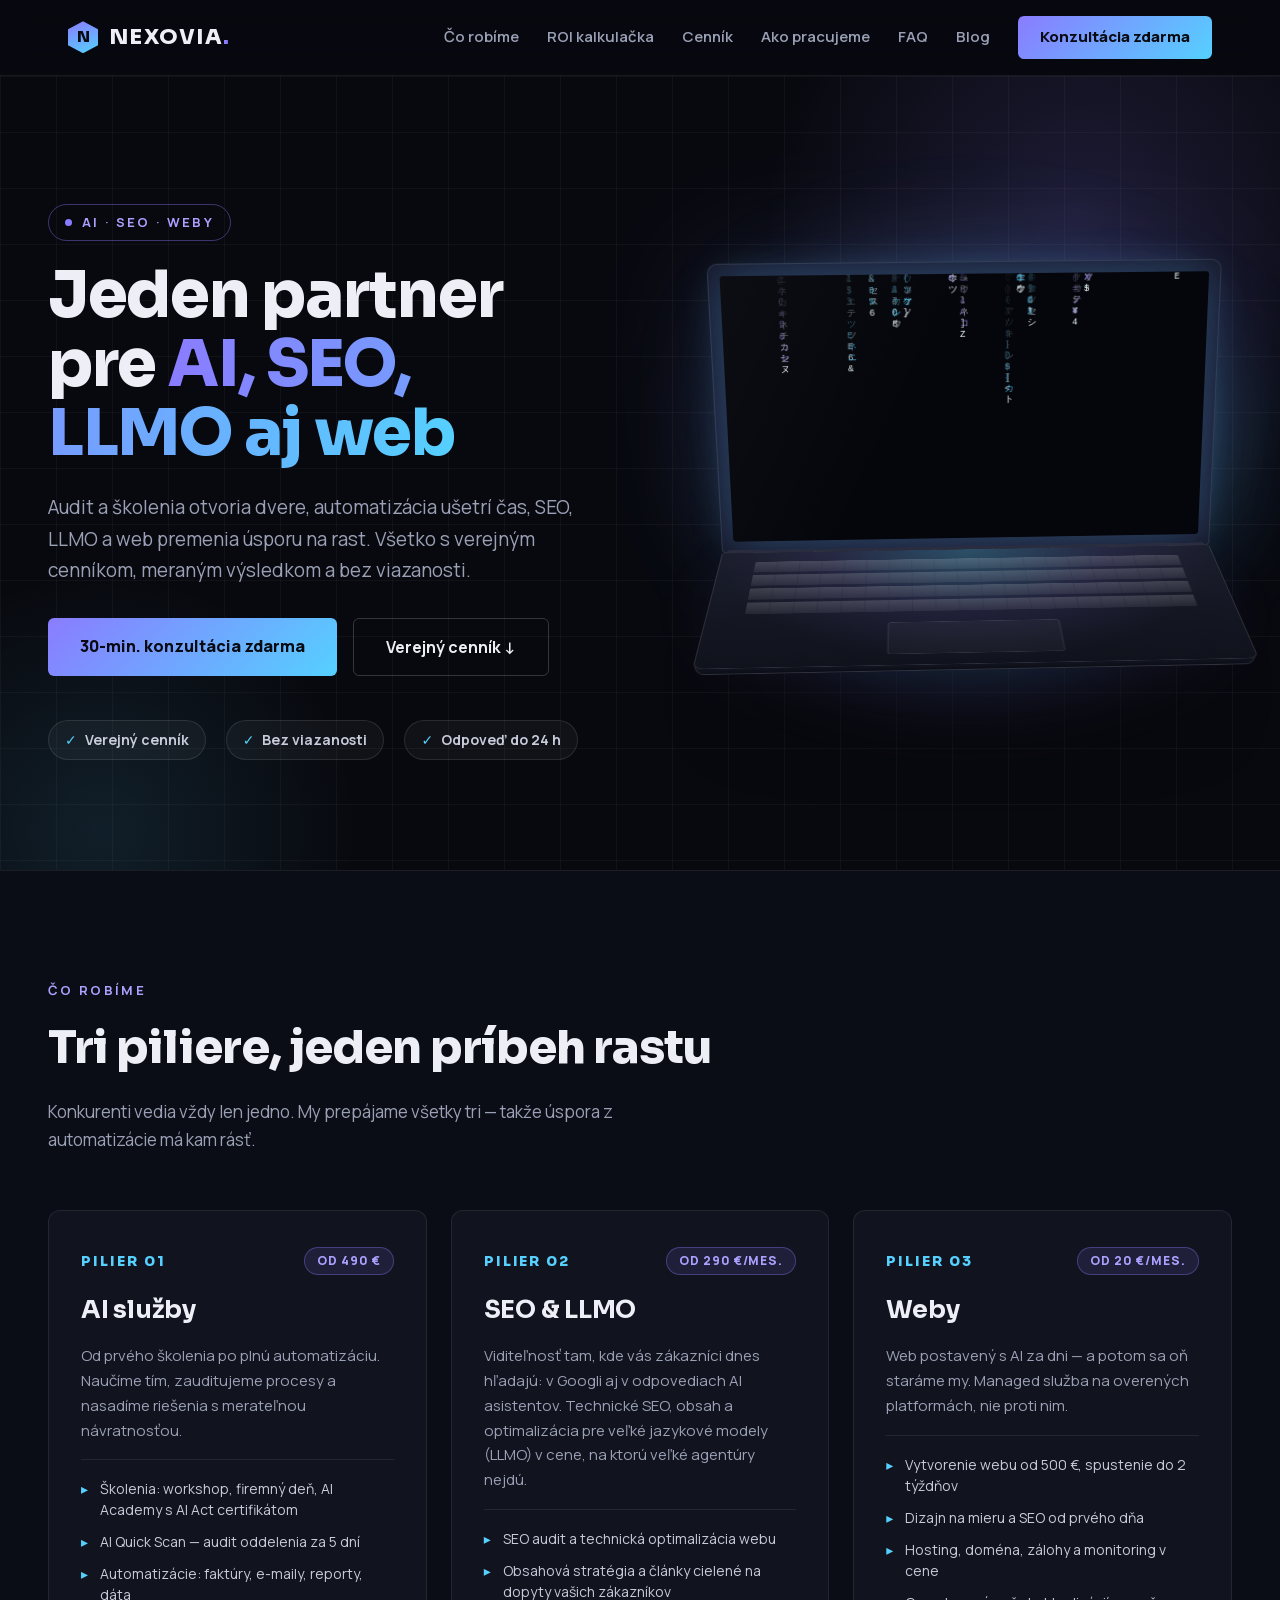
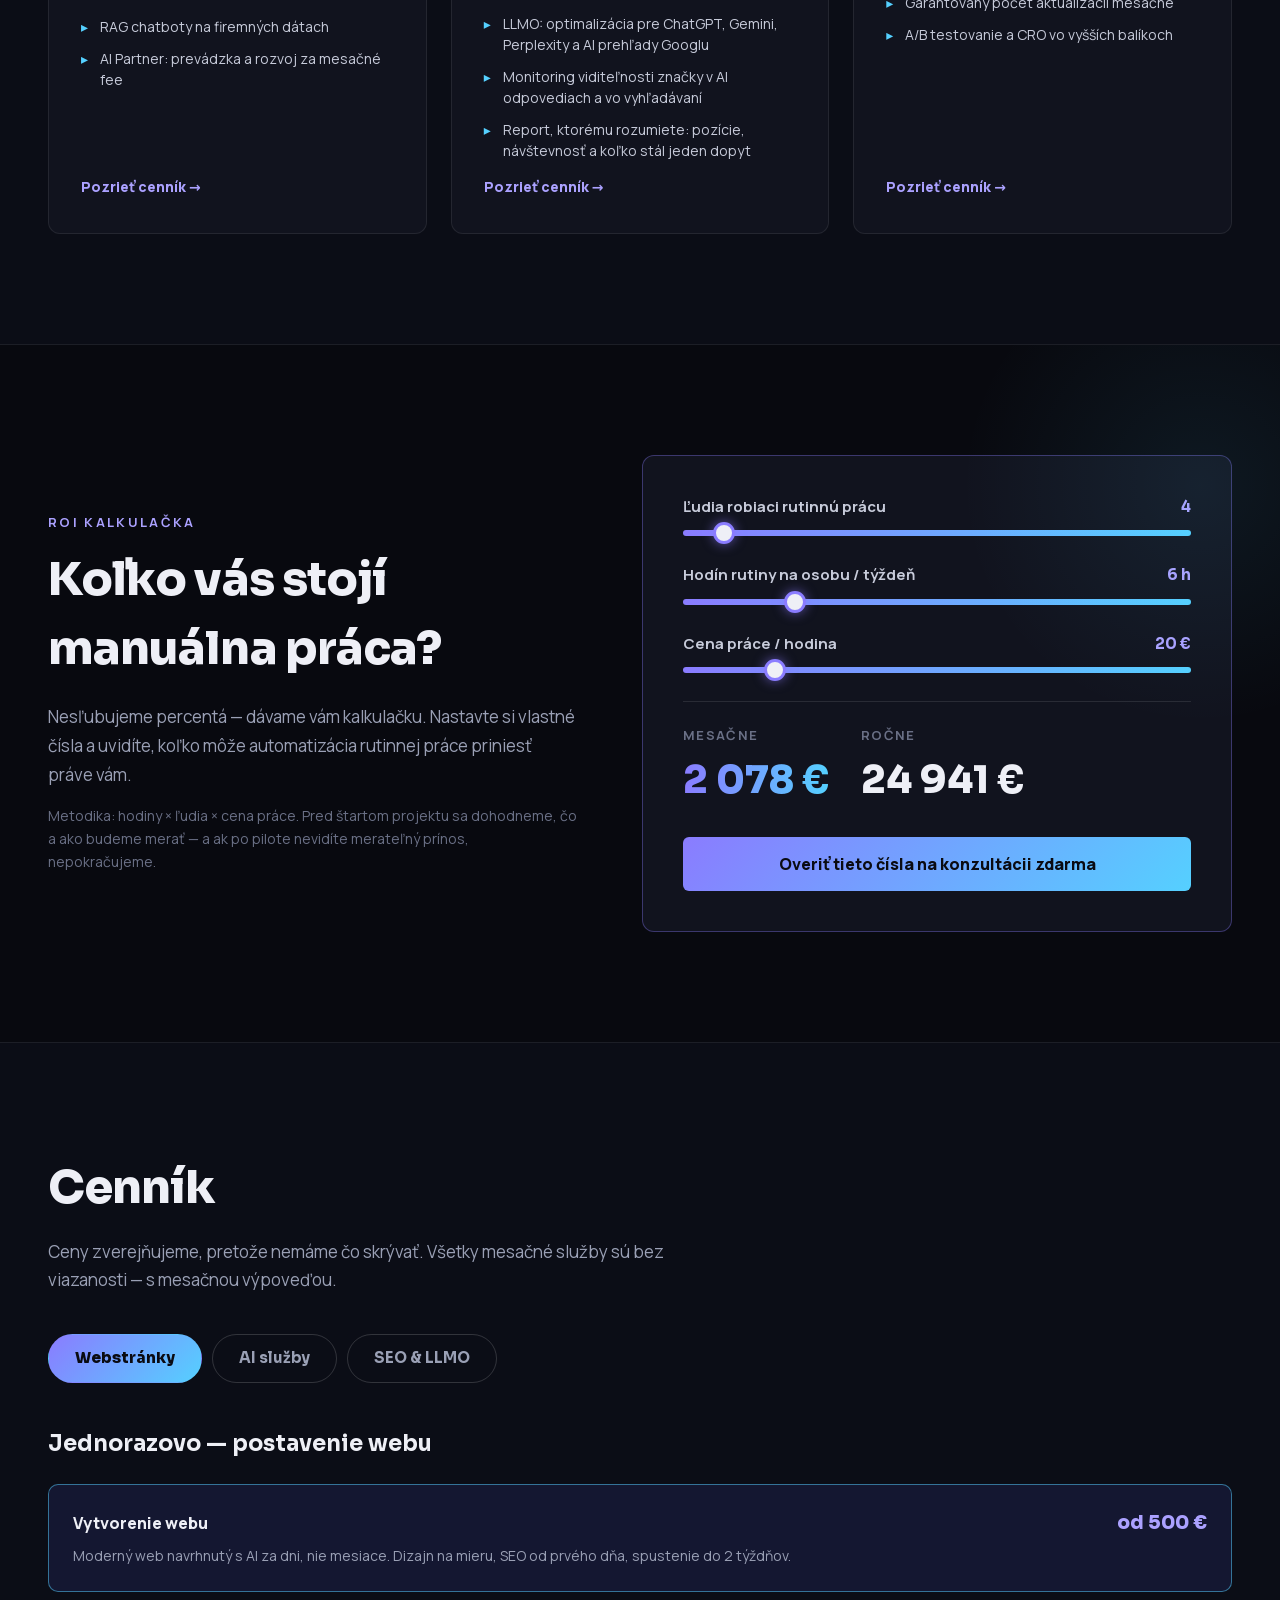
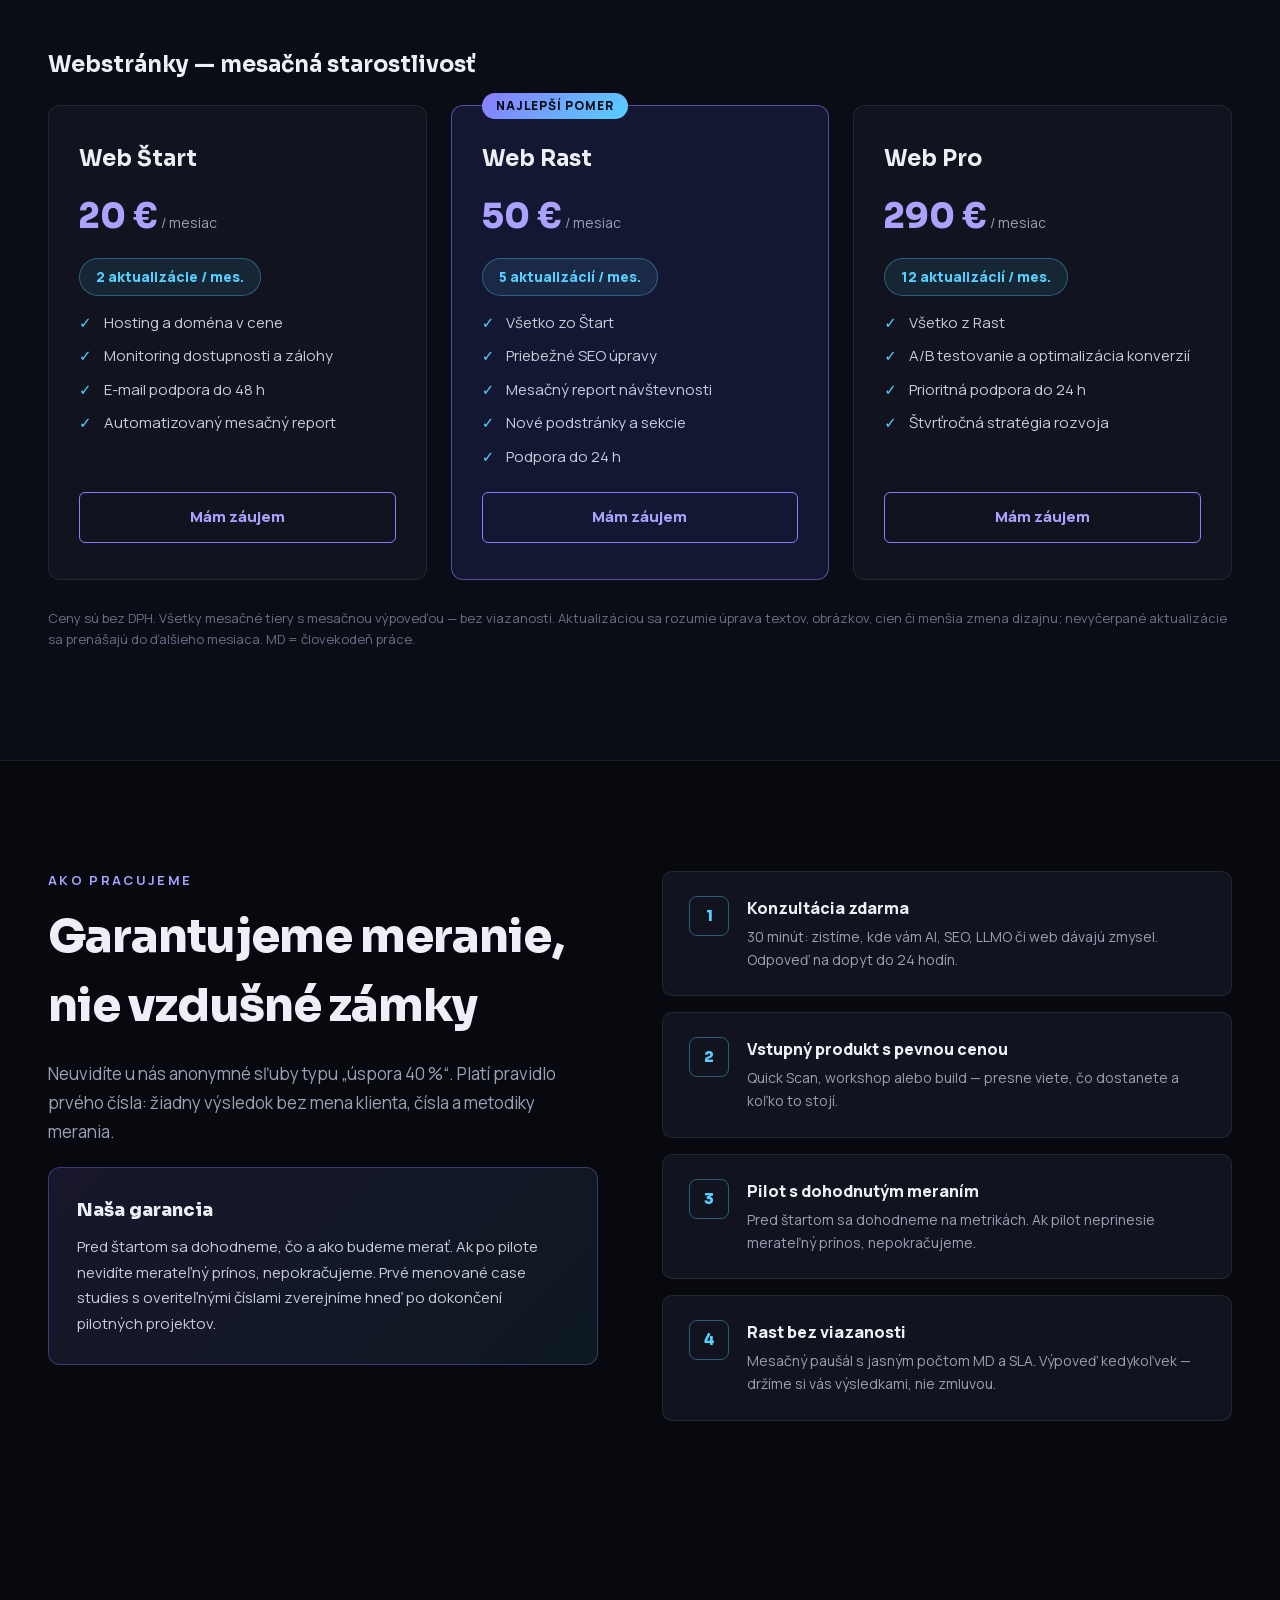
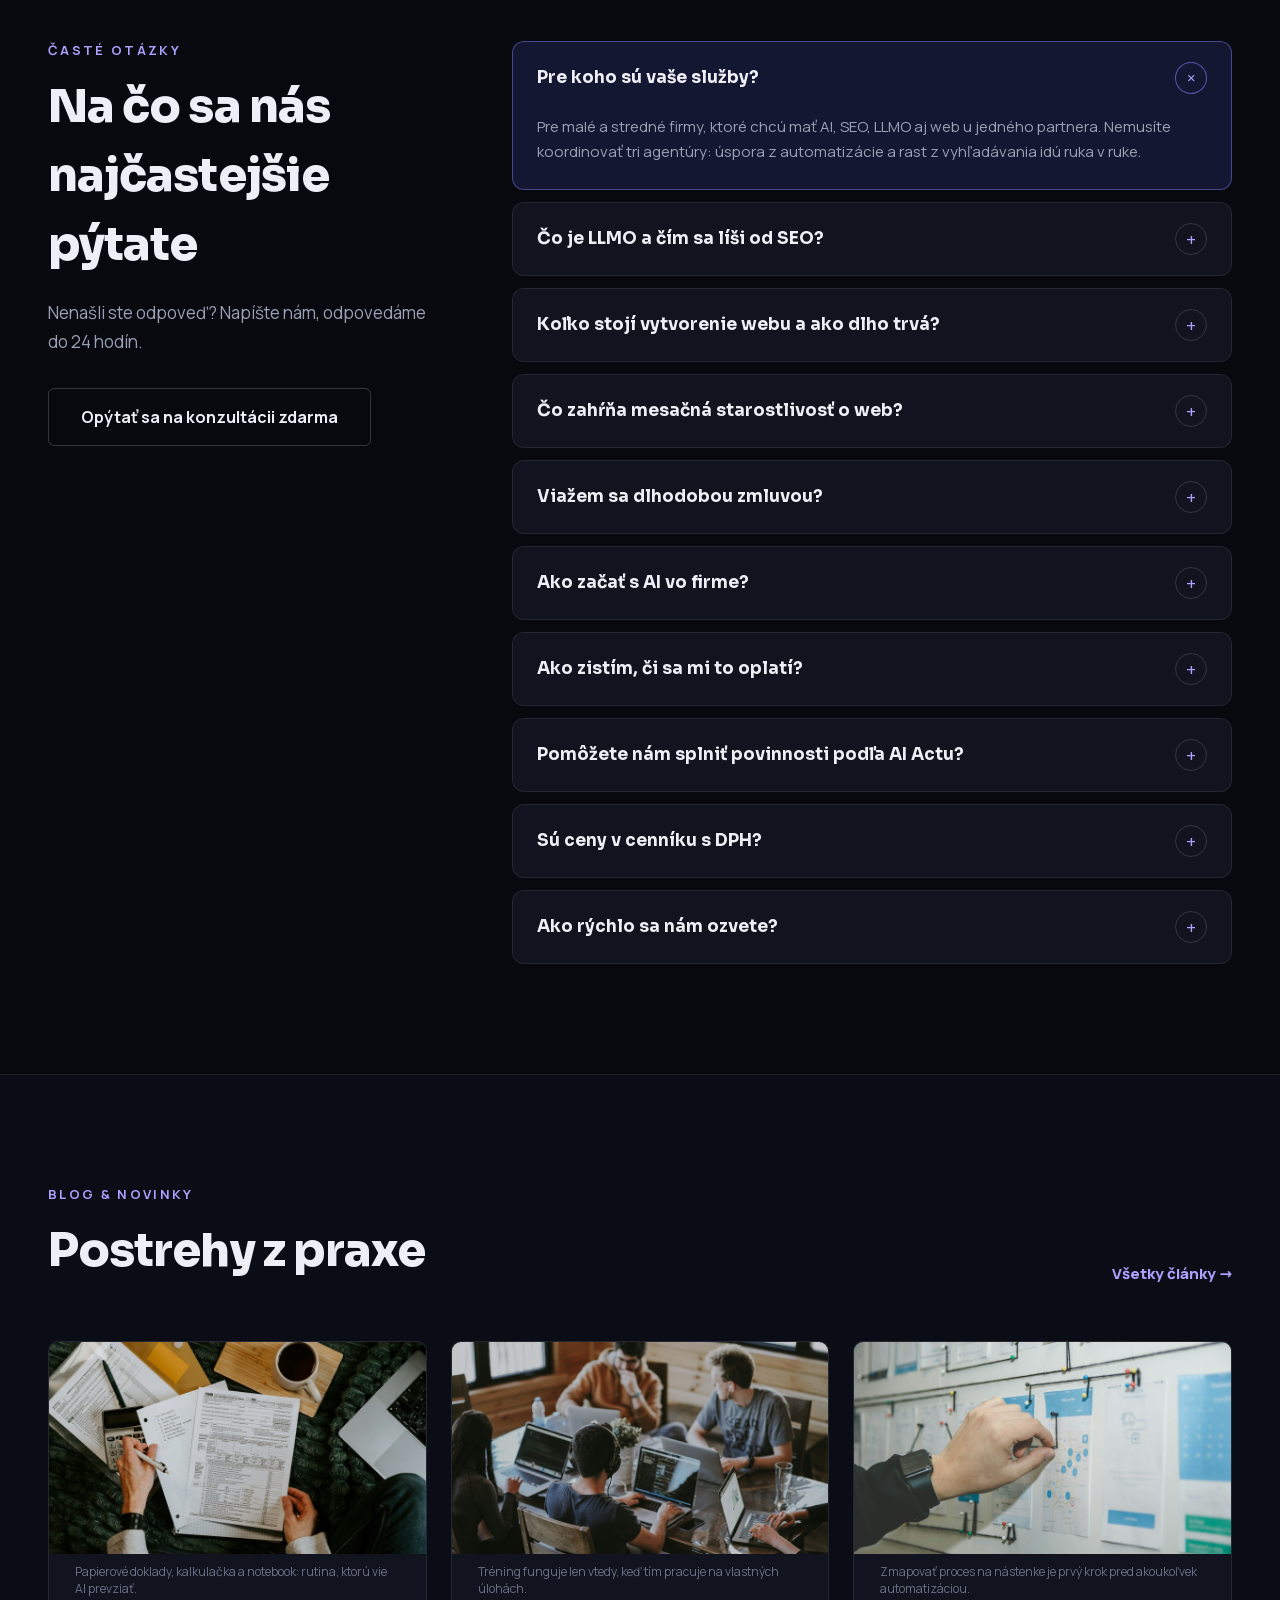
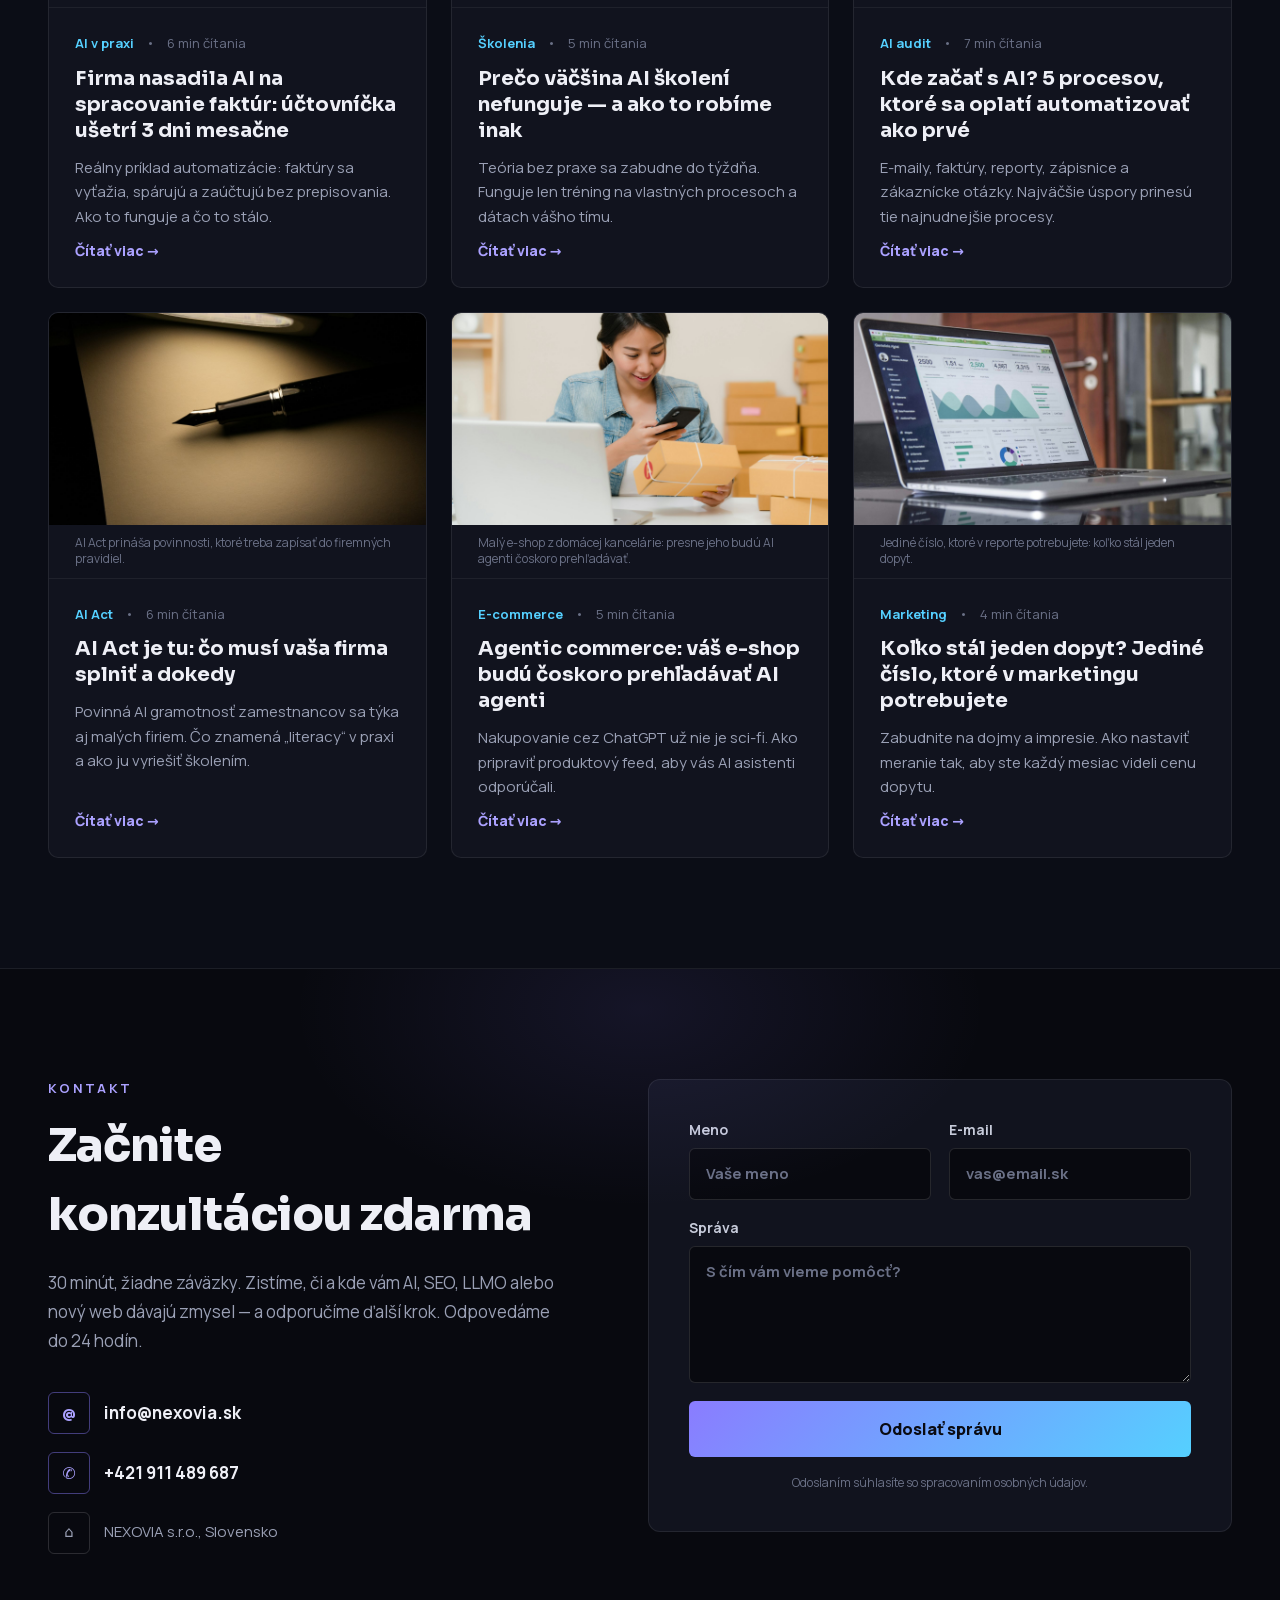
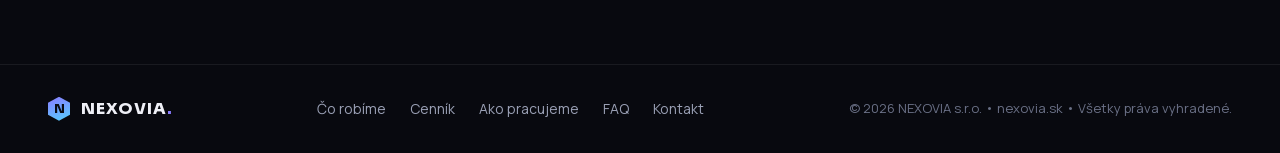
<file: index.html>
<!DOCTYPE html><html lang="sk" class="manrope_d809bf20-module__djgtKq__variable sora_a4627259-module__S0cyNG__variable"><head><meta name="robots" content="noindex, nofollow"><meta charSet="utf-8"/><meta name="viewport" content="width=device-width, initial-scale=1"/><link rel="stylesheet" href="/_next/static/chunks/1n89eold9qlb6.css" data-precedence="next"/><link rel="preload" as="script" fetchPriority="low" href="/_next/static/chunks/0jvhpaew_uadu.js"/><script src="/_next/static/chunks/24uyhvvmdi5sa.js" async=""></script><script src="/_next/static/chunks/12_celfi3iros.js" async=""></script><script src="/_next/static/chunks/458li-alk1r9y.js" async=""></script><script src="/_next/static/chunks/turbopack-3ntusadgz2bo5.js" async=""></script><script src="/_next/static/chunks/021ib0sjfd8mh.js" async=""></script><script src="/_next/static/chunks/1m_0s1f_sxpbk.js" async=""></script><script src="/_next/static/chunks/38k2_7amoczom.js" async=""></script><script src="/_next/static/chunks/41u7h7ssfg0ow.js" async=""></script><meta name="theme-color" content="#08090f"/><title>NEXOVIA — Jeden partner pre AI, SEO, LLMO aj web</title><meta name="description" content="Jediný partner, ktorého malá firma potrebuje na AI, SEO, LLMO a web. Verejný cenník, garancia merania, bez viazanosti. AI školenia od 490 €, audit od 690 €, SEO &amp; LLMO od 290 €/mes."/><meta property="og:title" content="NEXOVIA — Jeden partner pre AI, SEO, LLMO aj web"/><meta property="og:description" content="Jediný partner, ktorého malá firma potrebuje na AI, SEO, LLMO a web. Verejný cenník, garancia merania, bez viazanosti. AI školenia od 490 €, audit od 690 €, SEO &amp; LLMO od 290 €/mes."/><meta property="og:site_name" content="NEXOVIA"/><meta property="og:locale" content="sk_SK"/><meta property="og:type" content="website"/><meta name="twitter:card" content="summary"/><meta name="twitter:title" content="NEXOVIA — Jeden partner pre AI, SEO, LLMO aj web"/><meta name="twitter:description" content="Jediný partner, ktorého malá firma potrebuje na AI, SEO, LLMO a web. Verejný cenník, garancia merania, bez viazanosti. AI školenia od 490 €, audit od 690 €, SEO &amp; LLMO od 290 €/mes."/><link rel="icon" href="/favicon.ico?favicon.2vob68tjqpejf.ico" sizes="256x256" type="image/x-icon"/><meta name="next-size-adjust" content=""/><script src="/_next/static/chunks/0cz1d0mv5g_q7.js" noModule=""></script></head><body class="flex min-h-dvh flex-col"><div hidden=""><!--$--><!--/$--></div><script type="application/ld+json">{"@context":"https://schema.org","@type":"Organization","name":"NEXOVIA","url":"http://localhost:3000"}</script><a href="#obsah" class="bg-gradient-brand sr-only z-[60] rounded-md px-5 py-3 font-bold text-on-accent focus:not-sr-only focus:fixed focus:top-3 focus:left-3">Preskočiť na obsah</a><header class="sticky top-0 z-50 border-b border-white/[0.07] bg-ink/80 backdrop-blur-[14px]"><nav aria-label="Hlavná navigácia" class="mx-auto flex max-w-[1240px] flex-wrap items-center justify-between gap-6 px-[clamp(20px,5vw,48px)] py-4"><a href="/" class="rounded-sm focus-visible:outline-2 focus-visible:outline-cyan"><span class="inline-flex items-center gap-[11px] text-fg"><span aria-hidden="true" class="font-display flex items-center justify-center font-extrabold text-on-accent bg-[linear-gradient(160deg,#8a7cff,#55d0ff)] [clip-path:polygon(50%_0%,100%_25%,100%_75%,50%_100%,0%_75%,0%_25%)] h-8 w-[30px] text-[15px]">N</span><span class="font-display font-extrabold tracking-[0.06em] text-[21px]">NEXOVIA<span class="text-violet">.</span></span></span></a><button type="button" class="flex h-10 w-10 items-center justify-center rounded-md border border-white/[0.12] text-fg lg:hidden" aria-expanded="false" aria-controls="site-menu" aria-label="Otvoriť menu"><span aria-hidden="true" class="flex flex-col gap-[5px]"><span class="block h-0.5 w-5 bg-current transition"></span><span class="block h-0.5 w-5 bg-current transition"></span><span class="block h-0.5 w-5 bg-current transition"></span></span></button><div id="site-menu" class="w-full basis-full flex-col gap-4 lg:flex lg:w-auto lg:basis-auto lg:flex-row lg:items-center lg:gap-[clamp(14px,2.5vw,28px)] hidden"><a href="/#piliere" class="text-[15px] font-semibold text-muted transition hover:text-fg">Čo robíme</a><a href="/#kalkulacka" class="text-[15px] font-semibold text-muted transition hover:text-fg">ROI kalkulačka</a><a href="/#cennik" class="text-[15px] font-semibold text-muted transition hover:text-fg">Cenník</a><a href="/#proces" class="text-[15px] font-semibold text-muted transition hover:text-fg">Ako pracujeme</a><a href="/#faq" class="text-[15px] font-semibold text-muted transition hover:text-fg">FAQ</a><a href="/blog" class="text-[15px] font-semibold text-muted transition hover:text-fg">Blog</a><a href="/#kontakt" class="bg-gradient-brand inline-block self-start rounded-md px-[22px] py-2.5 text-[15px] font-extrabold text-on-accent transition hover:opacity-85">Konzultácia zdarma</a></div></nav></header><main id="obsah" class="flex-1 overflow-x-clip"><section id="top" class="bg-grid relative overflow-hidden px-[clamp(20px,5vw,48px)] pt-[clamp(64px,10vw,130px)] pb-[clamp(64px,9vw,110px)]"><div aria-hidden="true" class="pointer-events-none absolute -top-[200px] -right-[140px] h-[680px] w-[680px] rounded-full bg-[radial-gradient(circle,rgba(138,124,255,0.16),transparent_65%)]"></div><div aria-hidden="true" class="pointer-events-none absolute -bottom-[240px] -left-[180px] h-[560px] w-[560px] rounded-full bg-[radial-gradient(circle,rgba(85,208,255,0.11),transparent_65%)]"></div><div class="relative mx-auto flex w-full max-w-[1240px] flex-wrap items-center gap-[clamp(32px,5vw,72px)]"><div class="animate-rise relative z-10 min-w-[300px] flex-[1_1_480px]"><p class="mb-5 inline-flex items-center gap-2.5 rounded-full border border-violet/40 px-4 py-2 text-[13px] font-bold tracking-[0.18em] text-violet-light uppercase"><span aria-hidden="true" class="animate-pulse-dot h-[7px] w-[7px] rounded-full bg-violet"></span>AI · SEO · Weby</p><h1 class="font-display mb-6 text-[clamp(38px,5.2vw,64px)] leading-[1.08] font-extrabold tracking-[-0.02em] text-balance">Jeden partner pre <span class="text-gradient">AI, SEO, LLMO aj web</span></h1><p class="mb-8 max-w-[560px] text-[clamp(16px,1.6vw,19px)] leading-[1.65] text-muted text-pretty">Audit a školenia otvoria dvere, automatizácia ušetrí čas, SEO, LLMO a web premenia úsporu na rast. Všetko s verejným cenníkom, meraným výsledkom a bez viazanosti.</p><div class="mb-11 flex flex-wrap gap-4"><a href="#kontakt" class="inline-block rounded-md px-8 py-4 text-center text-base transition focus-visible:ring-2 focus-visible:ring-offset-2 focus-visible:ring-offset-ink focus-visible:outline-none bg-gradient-brand font-extrabold text-on-accent hover:opacity-85 focus-visible:ring-cyan">30-min. konzultácia zdarma</a><a href="#cennik" class="inline-block rounded-md px-8 py-4 text-center text-base transition focus-visible:ring-2 focus-visible:ring-offset-2 focus-visible:ring-offset-ink focus-visible:outline-none border border-white/[0.18] font-bold text-fg hover:border-violet hover:text-violet-light focus-visible:ring-violet">Verejný cenník ↓</a></div><ul class="flex flex-wrap gap-[clamp(12px,2vw,20px)]"><li class="inline-flex items-center gap-2 rounded-full border border-white/10 bg-white/[0.04] px-4 py-[9px] text-sm font-bold text-fg-2"><span aria-hidden="true" class="text-cyan">✓</span>Verejný cenník</li><li class="inline-flex items-center gap-2 rounded-full border border-white/10 bg-white/[0.04] px-4 py-[9px] text-sm font-bold text-fg-2"><span aria-hidden="true" class="text-cyan">✓</span>Bez viazanosti</li><li class="inline-flex items-center gap-2 rounded-full border border-white/10 bg-white/[0.04] px-4 py-[9px] text-sm font-bold text-fg-2"><span aria-hidden="true" class="text-cyan">✓</span>Odpoveď do 24 h</li></ul></div><div class="flex min-w-[280px] flex-[1_1_420px] justify-center"><div role="img" aria-label="Notebook, ktorý sa otvorí, prebehne ním kód a na obrazovke sa objaví robot, ktorý v bubline povie: Automatizácie, SEO, Weby. Kliknutím sa animácia spustí znova." class="nx-laptop-stage relative w-full max-w-[640px] cursor-pointer select-none [perspective:1500px]" style="aspect-ratio:1 / 0.86"><div aria-hidden="true" class="nx-backlight absolute top-[6%] left-1/2 h-[80%] w-[96%] -translate-x-1/2 rounded-[50%] bg-[radial-gradient(ellipse_at_50%_45%,rgba(138,124,255,0.55),rgba(85,208,255,0.28)_42%,transparent_70%)] blur-3xl transition-opacity duration-1000 opacity-55"></div><div aria-hidden="true" class="nx-backlight-2 absolute top-[16%] right-[-4%] h-[50%] w-[48%] rounded-[50%] bg-[radial-gradient(circle,rgba(85,208,255,0.45),transparent_65%)] blur-3xl transition-opacity duration-1000 opacity-40"></div><div aria-hidden="true" class="absolute -bottom-[2%] left-1/2 h-[14%] w-[86%] -translate-x-1/2 rounded-[50%] bg-black/70 blur-2xl transition-opacity duration-1000 opacity-70"></div><div aria-hidden="true" class="absolute -bottom-[6%] left-1/2 h-[46%] w-[110%] -translate-x-1/2 rounded-[50%] bg-[radial-gradient(ellipse_at_50%_40%,rgba(85,208,255,0.22),rgba(138,124,255,0.1)_45%,transparent_70%)] blur-xl transition-opacity duration-1000 opacity-0"></div><div class="nx-laptop absolute inset-x-[3%] top-[2%] bottom-[6%] [transform-style:preserve-3d]" style="transform:rotateX(calc(-24deg + var(--rx, 0deg))) rotateY(var(--ry, 0deg))"><div class="absolute inset-x-0 top-[70%] origin-top [transform-style:preserve-3d]" style="height:56%;transform:rotateX(90deg)"><div class="nx-deck absolute inset-0 rounded-[10px] rounded-t-[4px] border border-white/10 bg-[linear-gradient(180deg,#1b1e2d,#10121c)]"><div class="absolute inset-0 rounded-[10px] bg-[radial-gradient(ellipse_at_50%_0%,rgba(85,208,255,0.28),rgba(138,124,255,0.1)_40%,transparent_70%)] transition-opacity duration-700 opacity-0"></div><div class="nx-keys absolute inset-x-[7%] top-[9%] h-[48%] rounded-[3px]"></div><div class="absolute bottom-[8%] left-1/2 h-[26%] w-[32%] -translate-x-1/2 rounded-[4px] border border-white/10 bg-white/[0.03]"></div></div><div class="absolute inset-x-0 bottom-0 h-[14px] origin-top rounded-b-[8px] border-x border-b border-white/10 bg-[linear-gradient(180deg,#1a1d2b,#0c0e17)]" style="transform:rotateX(-90deg)"></div></div><div class="absolute inset-x-[1%] top-[70%] h-[6px] -translate-y-1/2 rounded-full bg-[#2a2d3f]" style="transform:translateZ(0px)"></div><div class="nx-lid absolute inset-x-0 top-0 origin-bottom [transform-style:preserve-3d] transition-transform [transition-duration:1500ms] [transition-timing-function:cubic-bezier(.2,.75,.25,1)]" style="height:70%;transform:rotateX(-88deg)"><div class="absolute inset-0 rounded-[10px] rounded-b-[4px] border border-white/10 bg-[#141726] p-[2.2%] [backface-visibility:hidden]"><div class="relative h-full w-full overflow-hidden rounded-[4px] bg-[#05060b] transition-shadow duration-700" style="container-type:inline-size"><div class="absolute top-[1.2%] left-1/2 z-10 h-[3px] w-[3px] -translate-x-1/2 rounded-full bg-white/30"></div><div class="absolute inset-0 transition-opacity duration-500 opacity-0"><canvas class="h-full w-full"></canvas></div><div class="absolute inset-0 transition-[opacity,transform] duration-700 [transition-timing-function:cubic-bezier(.2,.75,.25,1)] scale-[1.04] opacity-0"><div class="relative flex h-full w-full flex-col items-center justify-center overflow-hidden bg-[#070812] select-none"><div class="bg-grid absolute inset-0 opacity-60"></div><div class="absolute inset-0 bg-[radial-gradient(ellipse_at_50%_60%,rgba(138,124,255,0.35),rgba(85,208,255,0.12)_45%,transparent_72%)]"></div><svg viewBox="-30 0 500 250" class="nx-robot relative mb-[7%] h-[80%] w-auto max-w-full" aria-hidden="true"><defs><linearGradient id="nxBody" x1="0" y1="0" x2="0" y2="1"><stop offset="0" stop-color="#2a2f4a"></stop><stop offset="1" stop-color="#151829"></stop></linearGradient><linearGradient id="nxEdge" x1="0" y1="0" x2="1" y2="1"><stop offset="0" stop-color="#8a7cff"></stop><stop offset="1" stop-color="#55d0ff"></stop></linearGradient><radialGradient id="nxCore" cx="50%" cy="50%" r="50%"><stop offset="0" stop-color="#ffffff" stop-opacity="0.95"></stop><stop offset="0.45" stop-color="#55d0ff" stop-opacity="0.55"></stop><stop offset="1" stop-color="#8a7cff" stop-opacity="0"></stop></radialGradient><filter id="nxGlow" x="-40%" y="-40%" width="180%" height="180%"><feGaussianBlur stdDeviation="3" result="b"></feGaussianBlur><feMerge><feMergeNode in="b"></feMergeNode><feMergeNode in="SourceGraphic"></feMergeNode></feMerge></filter></defs><ellipse cx="200" cy="238" rx="78" ry="7" fill="#000" opacity="0.45"></ellipse><g class="nx-robot-body"><line x1="200" y1="30" x2="200" y2="46" stroke="#8a7cff" stroke-width="4" stroke-linecap="round"></line><circle class="nx-robot-antenna" cx="200" cy="26" r="6" fill="#55d0ff" filter="url(#nxGlow)"></circle><rect x="140" y="46" width="120" height="86" rx="22" fill="url(#nxBody)" stroke="url(#nxEdge)" stroke-width="3"></rect><rect x="128" y="76" width="12" height="28" rx="5" fill="#2a2f4a" stroke="#8a7cff" stroke-width="2"></rect><rect x="260" y="76" width="12" height="28" rx="5" fill="#2a2f4a" stroke="#8a7cff" stroke-width="2"></rect><rect x="154" y="64" width="92" height="46" rx="16" fill="#0a0c18" stroke="#55d0ff" stroke-opacity="0.35" stroke-width="2"></rect><g class="nx-robot-eyes" filter="url(#nxGlow)"><ellipse cx="180" cy="87" rx="10" ry="12" fill="#55d0ff"></ellipse><ellipse cx="220" cy="87" rx="10" ry="12" fill="#55d0ff"></ellipse><circle cx="183" cy="83" r="3.5" fill="#ffffff"></circle><circle cx="223" cy="83" r="3.5" fill="#ffffff"></circle></g><rect class="nx-robot-mouth" x="186" y="116" width="28" height="6" rx="3" fill="#55d0ff" opacity="0.8"></rect><rect x="188" y="132" width="24" height="12" fill="#1d2136" stroke="#8a7cff" stroke-width="2"></rect><rect x="128" y="142" width="144" height="86" rx="24" fill="url(#nxBody)" stroke="url(#nxEdge)" stroke-width="3"></rect><rect x="98" y="150" width="30" height="20" rx="8" fill="#2a2f4a" stroke="#8a7cff" stroke-width="2"></rect><rect x="272" y="150" width="30" height="20" rx="8" fill="#2a2f4a" stroke="#8a7cff" stroke-width="2"></rect><rect class="nx-robot-arm-l" x="100" y="168" width="24" height="52" rx="12" fill="#1d2136" stroke="#55d0ff" stroke-opacity="0.6" stroke-width="2"></rect><rect class="nx-robot-arm-r" x="276" y="168" width="24" height="52" rx="12" fill="#1d2136" stroke="#55d0ff" stroke-opacity="0.6" stroke-width="2"></rect><circle class="nx-robot-core-glow" cx="200" cy="185" r="34" fill="url(#nxCore)"></circle><circle cx="200" cy="185" r="22" fill="#0a0c18" stroke="url(#nxEdge)" stroke-width="3"></circle><circle cx="200" cy="185" r="9" fill="#55d0ff" filter="url(#nxGlow)"></circle><circle cx="150" cy="212" r="3" fill="#55d0ff" opacity="0.8"></circle><circle cx="162" cy="212" r="3" fill="#8a7cff" opacity="0.8"></circle><circle cx="174" cy="212" r="3" fill="#ffffff" opacity="0.5"></circle></g><g class="nx-robot-bubble"><path d="M302 18 H442 Q458 18 458 34 V88 Q458 104 442 104 H318 L222 121 L296 92 Q286 86 286 72 V34 Q286 18 302 18 Z" fill="#0f1224" stroke="url(#nxEdge)" stroke-width="2.5" stroke-linejoin="round"></path><text class="nx-robot-word" x="302" y="46" font-size="17" font-weight="800" fill="#eeeff6" style="font-family:var(--font-sora), sans-serif;transition-delay:1.1s">Automatizácie,</text><text class="nx-robot-word" x="302" y="68" font-size="17" font-weight="800" fill="#55d0ff" style="font-family:var(--font-sora), sans-serif;transition-delay:1.6s">SEO,</text><text class="nx-robot-word" x="302" y="90" font-size="17" font-weight="800" fill="#aba1ff" style="font-family:var(--font-sora), sans-serif;transition-delay:2.1s">Weby</text></g></svg><span class="absolute bottom-[4%] left-0 w-full text-center text-[1.9cqw] font-bold tracking-[0.18em] text-cyan/70 uppercase">Nexovia AI · pripravený</span></div></div><div class="pointer-events-none absolute inset-0 bg-[linear-gradient(115deg,rgba(255,255,255,0.08),transparent_40%)] transition-opacity duration-700 opacity-100"></div></div></div><div class="absolute inset-0 flex items-center justify-center rounded-[10px] rounded-b-[4px] border border-white/10 bg-[linear-gradient(160deg,#20233a,#0e1019)] [backface-visibility:hidden]" style="transform:rotateY(180deg) translateZ(1px)"><span aria-hidden="true" class="font-display flex h-[18%] w-[11%] items-center justify-center bg-[linear-gradient(160deg,#8a7cff,#55d0ff)] text-[clamp(14px,3.4vw,26px)] font-extrabold text-on-accent [clip-path:polygon(50%_0%,100%_25%,100%_75%,50%_100%,0%_75%,0%_25%)] opacity-80">N</span></div></div></div><span class="absolute right-0 bottom-0 text-xs font-bold tracking-[0.12em] text-dim uppercase transition-opacity duration-700 opacity-0">↻ <!-- -->Prehrať znova</span></div></div></div></section><section id="piliere" class="relative scroll-mt-20 border-y border-white/[0.07] bg-ink-2 px-[clamp(20px,5vw,48px)] py-[clamp(64px,9vw,110px)]"><div class="mx-auto w-full max-w-[1240px]"><p class="mb-3 text-[13px] font-bold tracking-[0.18em] text-violet-light uppercase">Čo robíme</p><h2 class="font-display text-[clamp(30px,3.6vw,46px)] font-extrabold tracking-[-0.02em] text-balance mb-4 max-w-[720px]">Tri piliere, jeden príbeh rastu</h2><p class="text-[17px] leading-[1.65] text-muted mb-14 max-w-[660px]">Konkurenti vedia vždy len jedno. My prepájame všetky tri — takže úspora z automatizácie má kam rásť.</p><div class="grid grid-cols-[repeat(auto-fit,minmax(300px,1fr))] gap-6"><article class="flex flex-col gap-4 rounded-xl border border-white/[0.08] bg-card px-8 py-9 transition duration-300 hover:-translate-y-1.5 hover:border-violet/60 hover:shadow-[0_24px_60px_rgba(138,124,255,0.15)]"><div class="flex items-center justify-between gap-3"><span class="font-display text-sm font-extrabold tracking-[0.14em] text-cyan">PILIER 01</span><span class="rounded-full border border-violet/35 bg-violet/[0.12] px-3 py-[5px] text-xs font-extrabold tracking-[0.08em] text-violet-light uppercase">od 490 €</span></div><h3 class="font-display text-[25px] font-bold tracking-[-0.01em]">AI služby</h3><p class="text-[15px] leading-[1.65] text-muted">Od prvého školenia po plnú automatizáciu. Naučíme tím, zauditujeme procesy a nasadíme riešenia s merateľnou návratnosťou.</p><ul class="flex flex-1 flex-col gap-[11px] border-t border-white/[0.08] pt-[18px]"><li class="flex items-baseline gap-3 text-sm leading-normal text-fg-2"><span aria-hidden="true" class="shrink-0 font-extrabold text-cyan">▸</span><span>Školenia: workshop, firemný deň, AI Academy s AI Act certifikátom</span></li><li class="flex items-baseline gap-3 text-sm leading-normal text-fg-2"><span aria-hidden="true" class="shrink-0 font-extrabold text-cyan">▸</span><span>AI Quick Scan — audit oddelenia za 5 dní</span></li><li class="flex items-baseline gap-3 text-sm leading-normal text-fg-2"><span aria-hidden="true" class="shrink-0 font-extrabold text-cyan">▸</span><span>Automatizácie: faktúry, e-maily, reporty, dáta</span></li><li class="flex items-baseline gap-3 text-sm leading-normal text-fg-2"><span aria-hidden="true" class="shrink-0 font-extrabold text-cyan">▸</span><span>RAG chatboty na firemných dátach</span></li><li class="flex items-baseline gap-3 text-sm leading-normal text-fg-2"><span aria-hidden="true" class="shrink-0 font-extrabold text-cyan">▸</span><span>AI Partner: prevádzka a rozvoj za mesačné fee</span></li></ul><a href="#cennik-ai" class="text-sm font-extrabold text-violet-light hover:text-violet">Pozrieť cenník →</a></article><article class="flex flex-col gap-4 rounded-xl border border-white/[0.08] bg-card px-8 py-9 transition duration-300 hover:-translate-y-1.5 hover:border-violet/60 hover:shadow-[0_24px_60px_rgba(138,124,255,0.15)]"><div class="flex items-center justify-between gap-3"><span class="font-display text-sm font-extrabold tracking-[0.14em] text-cyan">PILIER 02</span><span class="rounded-full border border-violet/35 bg-violet/[0.12] px-3 py-[5px] text-xs font-extrabold tracking-[0.08em] text-violet-light uppercase">od 290 €/mes.</span></div><h3 class="font-display text-[25px] font-bold tracking-[-0.01em]">SEO &amp; LLMO</h3><p class="text-[15px] leading-[1.65] text-muted">Viditeľnosť tam, kde vás zákazníci dnes hľadajú: v Googli aj v odpovediach AI asistentov. Technické SEO, obsah a optimalizácia pre veľké jazykové modely (LLMO) v cene, na ktorú veľké agentúry nejdú.</p><ul class="flex flex-1 flex-col gap-[11px] border-t border-white/[0.08] pt-[18px]"><li class="flex items-baseline gap-3 text-sm leading-normal text-fg-2"><span aria-hidden="true" class="shrink-0 font-extrabold text-cyan">▸</span><span>SEO audit a technická optimalizácia webu</span></li><li class="flex items-baseline gap-3 text-sm leading-normal text-fg-2"><span aria-hidden="true" class="shrink-0 font-extrabold text-cyan">▸</span><span>Obsahová stratégia a články cielené na dopyty vašich zákazníkov</span></li><li class="flex items-baseline gap-3 text-sm leading-normal text-fg-2"><span aria-hidden="true" class="shrink-0 font-extrabold text-cyan">▸</span><span>LLMO: optimalizácia pre ChatGPT, Gemini, Perplexity a AI prehľady Googlu</span></li><li class="flex items-baseline gap-3 text-sm leading-normal text-fg-2"><span aria-hidden="true" class="shrink-0 font-extrabold text-cyan">▸</span><span>Monitoring viditeľnosti značky v AI odpovediach a vo vyhľadávaní</span></li><li class="flex items-baseline gap-3 text-sm leading-normal text-fg-2"><span aria-hidden="true" class="shrink-0 font-extrabold text-cyan">▸</span><span>Report, ktorému rozumiete: pozície, návštevnosť a koľko stál jeden dopyt</span></li></ul><a href="#cennik-mkt" class="text-sm font-extrabold text-violet-light hover:text-violet">Pozrieť cenník →</a></article><article class="flex flex-col gap-4 rounded-xl border border-white/[0.08] bg-card px-8 py-9 transition duration-300 hover:-translate-y-1.5 hover:border-violet/60 hover:shadow-[0_24px_60px_rgba(138,124,255,0.15)]"><div class="flex items-center justify-between gap-3"><span class="font-display text-sm font-extrabold tracking-[0.14em] text-cyan">PILIER 03</span><span class="rounded-full border border-violet/35 bg-violet/[0.12] px-3 py-[5px] text-xs font-extrabold tracking-[0.08em] text-violet-light uppercase">od 20 €/mes.</span></div><h3 class="font-display text-[25px] font-bold tracking-[-0.01em]">Weby</h3><p class="text-[15px] leading-[1.65] text-muted">Web postavený s AI za dni — a potom sa oň staráme my. Managed služba na overených platformách, nie proti nim.</p><ul class="flex flex-1 flex-col gap-[11px] border-t border-white/[0.08] pt-[18px]"><li class="flex items-baseline gap-3 text-sm leading-normal text-fg-2"><span aria-hidden="true" class="shrink-0 font-extrabold text-cyan">▸</span><span>Vytvorenie webu od 500 €, spustenie do 2 týždňov</span></li><li class="flex items-baseline gap-3 text-sm leading-normal text-fg-2"><span aria-hidden="true" class="shrink-0 font-extrabold text-cyan">▸</span><span>Dizajn na mieru a SEO od prvého dňa</span></li><li class="flex items-baseline gap-3 text-sm leading-normal text-fg-2"><span aria-hidden="true" class="shrink-0 font-extrabold text-cyan">▸</span><span>Hosting, doména, zálohy a monitoring v cene</span></li><li class="flex items-baseline gap-3 text-sm leading-normal text-fg-2"><span aria-hidden="true" class="shrink-0 font-extrabold text-cyan">▸</span><span>Garantovaný počet aktualizácií mesačne</span></li><li class="flex items-baseline gap-3 text-sm leading-normal text-fg-2"><span aria-hidden="true" class="shrink-0 font-extrabold text-cyan">▸</span><span>A/B testovanie a CRO vo vyšších balíkoch</span></li></ul><a href="#cennik-web" class="text-sm font-extrabold text-violet-light hover:text-violet">Pozrieť cenník →</a></article></div></div></section><section id="kalkulacka" class="relative scroll-mt-20 px-[clamp(20px,5vw,48px)] py-[clamp(64px,9vw,110px)] overflow-hidden"><div aria-hidden="true" class="pointer-events-none absolute rounded-full -top-[120px] -right-[180px] h-[520px] w-[520px] bg-[radial-gradient(circle,rgba(85,208,255,0.08),transparent_65%)]"></div><div class="mx-auto w-full max-w-[1240px] flex flex-wrap items-center gap-[clamp(40px,5vw,72px)]"><div class="min-w-[300px] flex-[1_1_400px]"><p class="mb-3 text-[13px] font-bold tracking-[0.18em] text-violet-light uppercase">ROI kalkulačka</p><h2 class="font-display text-[clamp(30px,3.6vw,46px)] font-extrabold tracking-[-0.02em] text-balance mb-5">Koľko vás stojí manuálna práca?</h2><p class="text-[17px] text-muted mb-4 leading-[1.7]">Nesľubujeme percentá — dávame vám kalkulačku. Nastavte si vlastné čísla a uvidíte, koľko môže automatizácia rutinnej práce priniesť práve vám.</p><p class="text-sm leading-relaxed text-dim">Metodika: hodiny × ľudia × cena práce. Pred štartom projektu sa dohodneme, čo a ako budeme merať — a ak po pilote nevidíte merateľný prínos, nepokračujeme.</p></div><div class="min-w-[300px] flex-[1_1_460px]"><div class="flex flex-col gap-7 rounded-xl border border-violet/35 bg-card p-[clamp(28px,4vw,40px)]"><div class="flex flex-col gap-3"><label for="_R_53av9b_-people" class="flex justify-between text-[15px] font-bold text-fg-2"><span>Ľudia robiaci rutinnú prácu</span><span class="font-display text-violet-light">4</span></label><input id="_R_53av9b_-people" type="range" min="1" max="50" step="1" class="w-full" value="4"/></div><div class="flex flex-col gap-3"><label for="_R_53av9b_-hours" class="flex justify-between text-[15px] font-bold text-fg-2"><span>Hodín rutiny na osobu / týždeň</span><span class="font-display text-violet-light">6 h</span></label><input id="_R_53av9b_-hours" type="range" min="1" max="25" step="1" class="w-full" value="6"/></div><div class="flex flex-col gap-3"><label for="_R_53av9b_-rate" class="flex justify-between text-[15px] font-bold text-fg-2"><span>Cena práce / hodina</span><span class="font-display text-violet-light">20 €</span></label><input id="_R_53av9b_-rate" type="range" min="8" max="80" step="1" class="w-full" value="20"/></div><dl class="flex flex-wrap gap-8 border-t border-white/10 pt-6" aria-live="polite"><div><dt class="mb-1.5 text-[13px] font-bold tracking-[0.1em] text-dim uppercase">Mesačne</dt><dd class="font-display text-gradient text-[clamp(28px,3vw,38px)] font-extrabold">2 078 €</dd></div><div><dt class="mb-1.5 text-[13px] font-bold tracking-[0.1em] text-dim uppercase">Ročne</dt><dd class="font-display text-[clamp(28px,3vw,38px)] font-extrabold text-fg">24 941 €</dd></div></dl><a href="#kontakt" class="inline-block rounded-md text-center text-base transition focus-visible:ring-2 focus-visible:ring-offset-2 focus-visible:ring-offset-ink focus-visible:outline-none bg-gradient-brand font-extrabold text-on-accent hover:opacity-85 focus-visible:ring-cyan px-6 py-[15px]">Overiť tieto čísla na konzultácii zdarma</a></div></div></div></section><section id="cennik" class="relative scroll-mt-20 px-[clamp(20px,5vw,48px)] py-[clamp(64px,9vw,110px)] border-y border-white/[0.07] bg-ink-2"><span id="cennik-web" aria-hidden="true" class="absolute top-0 scroll-mt-20"></span><span id="cennik-ai" aria-hidden="true" class="absolute top-0 scroll-mt-20"></span><span id="cennik-mkt" aria-hidden="true" class="absolute top-0 scroll-mt-20"></span><div class="mx-auto w-full max-w-[1240px]"><h2 class="font-display text-[clamp(30px,3.6vw,46px)] font-extrabold tracking-[-0.02em] text-balance mb-4 max-w-[720px]">Cenník</h2><p class="text-[17px] leading-[1.65] text-muted mb-10 max-w-[660px]">Ceny zverejňujeme, pretože nemáme čo skrývať. Všetky mesačné služby sú bez viazanosti — s mesačnou výpoveďou.</p><div><div role="tablist" aria-label="Oblasti cenníka" class="mb-11 flex flex-wrap gap-2.5"><button type="button" role="tab" id="price-tab-web" aria-selected="true" aria-controls="price-panel-web" class="font-display cursor-pointer rounded-full border px-[26px] py-3 text-[15px] transition focus-visible:ring-2 focus-visible:ring-cyan focus-visible:outline-none bg-gradient-brand border-transparent font-extrabold text-on-accent">Webstránky</button><button type="button" role="tab" id="price-tab-ai" aria-selected="false" aria-controls="price-panel-ai" class="font-display cursor-pointer rounded-full border px-[26px] py-3 text-[15px] transition focus-visible:ring-2 focus-visible:ring-cyan focus-visible:outline-none border-white/[0.16] bg-transparent font-bold text-muted hover:border-violet/60 hover:text-fg">AI služby</button><button type="button" role="tab" id="price-tab-mkt" aria-selected="false" aria-controls="price-panel-mkt" class="font-display cursor-pointer rounded-full border px-[26px] py-3 text-[15px] transition focus-visible:ring-2 focus-visible:ring-cyan focus-visible:outline-none border-white/[0.16] bg-transparent font-bold text-muted hover:border-violet/60 hover:text-fg">SEO &amp; LLMO</button></div><div role="tabpanel" id="price-panel-web" aria-labelledby="price-tab-web"><h3 class="font-display mb-6 text-[22px] font-bold text-fg">Jednorazovo — postavenie webu</h3><div class="mb-14 grid grid-cols-[repeat(auto-fit,minmax(250px,1fr))] gap-4"><div class="flex flex-col gap-2 rounded-[10px] border p-6 border-cyan/50 bg-card-hot"><div class="flex items-baseline justify-between gap-3"><span class="text-base font-extrabold text-fg">Vytvorenie webu</span><span class="font-display text-[19px] font-extrabold whitespace-nowrap text-violet-light">od 500 €</span></div><p class="text-sm leading-[1.55] text-muted">Moderný web navrhnutý s AI za dni, nie mesiace. Dizajn na mieru, SEO od prvého dňa, spustenie do 2 týždňov.</p></div></div><h3 class="font-display mb-6 text-[22px] font-bold text-fg">Webstránky — mesačná starostlivosť</h3><div class="grid grid-cols-[repeat(auto-fit,minmax(280px,1fr))] items-stretch gap-6"><div class="relative flex flex-col gap-4 rounded-xl border px-[30px] py-9 border-white/[0.08] bg-card"><h4 class="font-display text-[22px] font-bold">Web Štart</h4><div><span class="font-display text-[34px] font-extrabold text-violet-light">20 €</span><span class="text-sm text-muted"> <!-- -->/ mesiac</span></div><div class="inline-flex items-center gap-2 self-start rounded-full border border-cyan/35 bg-cyan/10 px-4 py-2 text-sm font-extrabold text-cyan">2 aktualizácie / mes.</div><ul class="flex flex-1 flex-col gap-[11px]"><li class="flex items-baseline gap-3 text-[15px] leading-normal text-fg-2"><span aria-hidden="true" class="shrink-0 font-extrabold text-cyan">✓</span><span>Hosting a doména v cene</span></li><li class="flex items-baseline gap-3 text-[15px] leading-normal text-fg-2"><span aria-hidden="true" class="shrink-0 font-extrabold text-cyan">✓</span><span>Monitoring dostupnosti a zálohy</span></li><li class="flex items-baseline gap-3 text-[15px] leading-normal text-fg-2"><span aria-hidden="true" class="shrink-0 font-extrabold text-cyan">✓</span><span>E-mail podpora do 48 h</span></li><li class="flex items-baseline gap-3 text-[15px] leading-normal text-fg-2"><span aria-hidden="true" class="shrink-0 font-extrabold text-cyan">✓</span><span>Automatizovaný mesačný report</span></li></ul><a href="#kontakt" class="inline-block rounded-md text-center transition focus-visible:ring-2 focus-visible:ring-offset-2 focus-visible:ring-offset-ink focus-visible:outline-none border border-violet font-extrabold text-violet-light hover:bg-violet hover:text-on-accent focus-visible:ring-violet mt-2 px-6 py-[13px] text-[15px]">Mám záujem</a></div><div class="relative flex flex-col gap-4 rounded-xl border px-[30px] py-9 border-violet/55 bg-card-hot"><span class="bg-gradient-brand absolute -top-[13px] left-[30px] rounded-full px-3.5 py-[5px] text-xs font-extrabold tracking-[0.08em] text-on-accent uppercase">Najlepší pomer</span><h4 class="font-display text-[22px] font-bold">Web Rast</h4><div><span class="font-display text-[34px] font-extrabold text-violet-light">50 €</span><span class="text-sm text-muted"> <!-- -->/ mesiac</span></div><div class="inline-flex items-center gap-2 self-start rounded-full border border-cyan/35 bg-cyan/10 px-4 py-2 text-sm font-extrabold text-cyan">5 aktualizácií / mes.</div><ul class="flex flex-1 flex-col gap-[11px]"><li class="flex items-baseline gap-3 text-[15px] leading-normal text-fg-2"><span aria-hidden="true" class="shrink-0 font-extrabold text-cyan">✓</span><span>Všetko zo Štart</span></li><li class="flex items-baseline gap-3 text-[15px] leading-normal text-fg-2"><span aria-hidden="true" class="shrink-0 font-extrabold text-cyan">✓</span><span>Priebežné SEO úpravy</span></li><li class="flex items-baseline gap-3 text-[15px] leading-normal text-fg-2"><span aria-hidden="true" class="shrink-0 font-extrabold text-cyan">✓</span><span>Mesačný report návštevnosti</span></li><li class="flex items-baseline gap-3 text-[15px] leading-normal text-fg-2"><span aria-hidden="true" class="shrink-0 font-extrabold text-cyan">✓</span><span>Nové podstránky a sekcie</span></li><li class="flex items-baseline gap-3 text-[15px] leading-normal text-fg-2"><span aria-hidden="true" class="shrink-0 font-extrabold text-cyan">✓</span><span>Podpora do 24 h</span></li></ul><a href="#kontakt" class="inline-block rounded-md text-center transition focus-visible:ring-2 focus-visible:ring-offset-2 focus-visible:ring-offset-ink focus-visible:outline-none border border-violet font-extrabold text-violet-light hover:bg-violet hover:text-on-accent focus-visible:ring-violet mt-2 px-6 py-[13px] text-[15px]">Mám záujem</a></div><div class="relative flex flex-col gap-4 rounded-xl border px-[30px] py-9 border-white/[0.08] bg-card"><h4 class="font-display text-[22px] font-bold">Web Pro</h4><div><span class="font-display text-[34px] font-extrabold text-violet-light">290 €</span><span class="text-sm text-muted"> <!-- -->/ mesiac</span></div><div class="inline-flex items-center gap-2 self-start rounded-full border border-cyan/35 bg-cyan/10 px-4 py-2 text-sm font-extrabold text-cyan">12 aktualizácií / mes.</div><ul class="flex flex-1 flex-col gap-[11px]"><li class="flex items-baseline gap-3 text-[15px] leading-normal text-fg-2"><span aria-hidden="true" class="shrink-0 font-extrabold text-cyan">✓</span><span>Všetko z Rast</span></li><li class="flex items-baseline gap-3 text-[15px] leading-normal text-fg-2"><span aria-hidden="true" class="shrink-0 font-extrabold text-cyan">✓</span><span>A/B testovanie a optimalizácia konverzií</span></li><li class="flex items-baseline gap-3 text-[15px] leading-normal text-fg-2"><span aria-hidden="true" class="shrink-0 font-extrabold text-cyan">✓</span><span>Prioritná podpora do 24 h</span></li><li class="flex items-baseline gap-3 text-[15px] leading-normal text-fg-2"><span aria-hidden="true" class="shrink-0 font-extrabold text-cyan">✓</span><span>Štvrťročná stratégia rozvoja</span></li></ul><a href="#kontakt" class="inline-block rounded-md text-center transition focus-visible:ring-2 focus-visible:ring-offset-2 focus-visible:ring-offset-ink focus-visible:outline-none border border-violet font-extrabold text-violet-light hover:bg-violet hover:text-on-accent focus-visible:ring-violet mt-2 px-6 py-[13px] text-[15px]">Mám záujem</a></div></div></div><p class="mt-7 text-[13px] leading-relaxed text-dim">Ceny sú bez DPH. Všetky mesačné tiery s mesačnou výpoveďou — bez viazanosti. Aktualizáciou sa rozumie úprava textov, obrázkov, cien či menšia zmena dizajnu; nevyčerpané aktualizácie sa prenášajú do ďalšieho mesiaca. MD = človekodeň práce.</p></div></div></section><section id="proces" class="relative scroll-mt-20 px-[clamp(20px,5vw,48px)] py-[clamp(64px,9vw,110px)]"><div class="mx-auto w-full max-w-[1240px] flex flex-wrap items-start gap-[clamp(40px,5vw,80px)]"><div class="min-w-[300px] flex-[1_1_400px]"><p class="mb-3 text-[13px] font-bold tracking-[0.18em] text-violet-light uppercase">Ako pracujeme</p><h2 class="font-display text-[clamp(30px,3.6vw,46px)] font-extrabold tracking-[-0.02em] text-balance mb-5">Garantujeme meranie, nie vzdušné zámky</h2><p class="text-[17px] text-muted mb-5 leading-[1.7]">Neuvidíte u nás anonymné sľuby typu „úspora 40 %“. Platí pravidlo prvého čísla: žiadny výsledok bez mena klienta, čísla a metodiky merania.</p><div class="rounded-xl border border-violet/35 bg-[linear-gradient(135deg,rgba(138,124,255,0.12),rgba(85,208,255,0.08))] p-7"><div class="font-display mb-2.5 text-lg font-extrabold text-fg">Naša garancia</div><p class="text-[15px] leading-[1.7] text-fg-2">Pred štartom sa dohodneme, čo a ako budeme merať. Ak po pilote nevidíte merateľný prínos, nepokračujeme. Prvé menované case studies s overiteľnými číslami zverejníme hneď po dokončení pilotných projektov.</p></div></div><ol class="flex min-w-[300px] flex-[1_1_420px] flex-col gap-4"><li class="flex items-start gap-[18px] rounded-[10px] border border-white/[0.08] bg-card px-[26px] py-6"><span class="font-display flex h-10 w-10 shrink-0 items-center justify-center rounded-lg border border-cyan/40 text-[15px] font-extrabold text-cyan">1</span><span class="flex flex-col gap-1.5"><span class="text-base font-extrabold text-fg">Konzultácia zdarma</span><span class="text-sm leading-relaxed text-muted">30 minút: zistíme, kde vám AI, SEO, LLMO či web dávajú zmysel. Odpoveď na dopyt do 24 hodín.</span></span></li><li class="flex items-start gap-[18px] rounded-[10px] border border-white/[0.08] bg-card px-[26px] py-6"><span class="font-display flex h-10 w-10 shrink-0 items-center justify-center rounded-lg border border-cyan/40 text-[15px] font-extrabold text-cyan">2</span><span class="flex flex-col gap-1.5"><span class="text-base font-extrabold text-fg">Vstupný produkt s pevnou cenou</span><span class="text-sm leading-relaxed text-muted">Quick Scan, workshop alebo build — presne viete, čo dostanete a koľko to stojí.</span></span></li><li class="flex items-start gap-[18px] rounded-[10px] border border-white/[0.08] bg-card px-[26px] py-6"><span class="font-display flex h-10 w-10 shrink-0 items-center justify-center rounded-lg border border-cyan/40 text-[15px] font-extrabold text-cyan">3</span><span class="flex flex-col gap-1.5"><span class="text-base font-extrabold text-fg">Pilot s dohodnutým meraním</span><span class="text-sm leading-relaxed text-muted">Pred štartom sa dohodneme na metrikách. Ak pilot neprinesie merateľný prínos, nepokračujeme.</span></span></li><li class="flex items-start gap-[18px] rounded-[10px] border border-white/[0.08] bg-card px-[26px] py-6"><span class="font-display flex h-10 w-10 shrink-0 items-center justify-center rounded-lg border border-cyan/40 text-[15px] font-extrabold text-cyan">4</span><span class="flex flex-col gap-1.5"><span class="text-base font-extrabold text-fg">Rast bez viazanosti</span><span class="text-sm leading-relaxed text-muted">Mesačný paušál s jasným počtom MD a SLA. Výpoveď kedykoľvek — držíme si vás výsledkami, nie zmluvou.</span></span></li></ol></div></section><section id="faq" class="relative scroll-mt-20 px-[clamp(20px,5vw,48px)] py-[clamp(64px,9vw,110px)]"><div class="mx-auto w-full max-w-[1240px] flex flex-wrap gap-[clamp(32px,5vw,72px)]"><div class="min-w-[280px] flex-[1_1_320px]"><p class="mb-3 text-[13px] font-bold tracking-[0.18em] text-violet-light uppercase">Časté otázky</p><h2 class="font-display text-[clamp(30px,3.6vw,46px)] font-extrabold tracking-[-0.02em] text-balance mb-5">Na čo sa nás najčastejšie pýtate</h2><p class="text-[17px] leading-[1.65] text-muted mb-8">Nenašli ste odpoveď? Napíšte nám, odpovedáme do 24 hodín.</p><a href="#kontakt" class="inline-block rounded-md px-8 py-4 text-center text-base transition focus-visible:ring-2 focus-visible:ring-offset-2 focus-visible:ring-offset-ink focus-visible:outline-none border border-white/[0.18] font-bold text-fg hover:border-violet hover:text-violet-light focus-visible:ring-violet">Opýtať sa na konzultácii zdarma</a></div><div class="flex min-w-[300px] flex-[2_1_560px] flex-col gap-3"><details open="" class="group rounded-xl border border-white/[0.08] bg-card transition-colors open:border-violet/45 open:bg-card-hot"><summary class="flex cursor-pointer list-none items-center justify-between gap-5 rounded-xl px-6 py-5 focus-visible:outline-2 focus-visible:outline-cyan [&amp;::-webkit-details-marker]:hidden"><h3 class="font-display text-[17px] leading-snug font-bold text-fg">Pre koho sú vaše služby?</h3><span aria-hidden="true" class="flex h-8 w-8 shrink-0 items-center justify-center rounded-full border border-white/[0.14] text-lg leading-none text-violet-light transition-transform duration-300 group-open:rotate-45 group-open:border-violet/60">+</span></summary><p class="px-6 pb-6 text-[15px] leading-[1.7] text-muted">Pre malé a stredné firmy, ktoré chcú mať AI, SEO, LLMO aj web u jedného partnera. Nemusíte koordinovať tri agentúry: úspora z automatizácie a rast z vyhľadávania idú ruka v ruke.</p></details><details class="group rounded-xl border border-white/[0.08] bg-card transition-colors open:border-violet/45 open:bg-card-hot"><summary class="flex cursor-pointer list-none items-center justify-between gap-5 rounded-xl px-6 py-5 focus-visible:outline-2 focus-visible:outline-cyan [&amp;::-webkit-details-marker]:hidden"><h3 class="font-display text-[17px] leading-snug font-bold text-fg">Čo je LLMO a čím sa líši od SEO?</h3><span aria-hidden="true" class="flex h-8 w-8 shrink-0 items-center justify-center rounded-full border border-white/[0.14] text-lg leading-none text-violet-light transition-transform duration-300 group-open:rotate-45 group-open:border-violet/60">+</span></summary><p class="px-6 pb-6 text-[15px] leading-[1.7] text-muted">SEO zlepšuje vaše pozície v Googli. LLMO (optimalizácia pre veľké jazykové modely) zaisťuje, aby vás spomínali a odporúčali aj AI asistenti ako ChatGPT, Gemini, Perplexity či AI prehľady Googlu. V balíkoch SEO &amp; LLMO od 290 € mesačne robíme oboje naraz.</p></details><details class="group rounded-xl border border-white/[0.08] bg-card transition-colors open:border-violet/45 open:bg-card-hot"><summary class="flex cursor-pointer list-none items-center justify-between gap-5 rounded-xl px-6 py-5 focus-visible:outline-2 focus-visible:outline-cyan [&amp;::-webkit-details-marker]:hidden"><h3 class="font-display text-[17px] leading-snug font-bold text-fg">Koľko stojí vytvorenie webu a ako dlho trvá?</h3><span aria-hidden="true" class="flex h-8 w-8 shrink-0 items-center justify-center rounded-full border border-white/[0.14] text-lg leading-none text-violet-light transition-transform duration-300 group-open:rotate-45 group-open:border-violet/60">+</span></summary><p class="px-6 pb-6 text-[15px] leading-[1.7] text-muted">Vytvorenie webu stojí od 500 €. Dostanete dizajn na mieru a SEO od prvého dňa, spustenie zvyčajne do 2 týždňov. Starostlivosť o hotový web začína na 20 € mesačne.</p></details><details class="group rounded-xl border border-white/[0.08] bg-card transition-colors open:border-violet/45 open:bg-card-hot"><summary class="flex cursor-pointer list-none items-center justify-between gap-5 rounded-xl px-6 py-5 focus-visible:outline-2 focus-visible:outline-cyan [&amp;::-webkit-details-marker]:hidden"><h3 class="font-display text-[17px] leading-snug font-bold text-fg">Čo zahŕňa mesačná starostlivosť o web?</h3><span aria-hidden="true" class="flex h-8 w-8 shrink-0 items-center justify-center rounded-full border border-white/[0.14] text-lg leading-none text-violet-light transition-transform duration-300 group-open:rotate-45 group-open:border-violet/60">+</span></summary><p class="px-6 pb-6 text-[15px] leading-[1.7] text-muted">Web Štart za 20 € mesačne obsahuje hosting a doménu, monitoring dostupnosti, zálohy a 2 aktualizácie mesačne. Web Rast za 50 € pridáva priebežné SEO úpravy a 5 aktualizácií, Web Pro za 290 € 12 aktualizácií a A/B testovanie. Aktualizáciou je úprava textov, obrázkov, cien či menšia zmena dizajnu a nevyčerpané aktualizácie sa prenášajú do ďalšieho mesiaca.</p></details><details class="group rounded-xl border border-white/[0.08] bg-card transition-colors open:border-violet/45 open:bg-card-hot"><summary class="flex cursor-pointer list-none items-center justify-between gap-5 rounded-xl px-6 py-5 focus-visible:outline-2 focus-visible:outline-cyan [&amp;::-webkit-details-marker]:hidden"><h3 class="font-display text-[17px] leading-snug font-bold text-fg">Viažem sa dlhodobou zmluvou?</h3><span aria-hidden="true" class="flex h-8 w-8 shrink-0 items-center justify-center rounded-full border border-white/[0.14] text-lg leading-none text-violet-light transition-transform duration-300 group-open:rotate-45 group-open:border-violet/60">+</span></summary><p class="px-6 pb-6 text-[15px] leading-[1.7] text-muted">Nie. Všetky mesačné služby majú mesačnú výpoveď, bez viazanosti. Chceme si vás udržať výsledkami, nie zmluvou.</p></details><details class="group rounded-xl border border-white/[0.08] bg-card transition-colors open:border-violet/45 open:bg-card-hot"><summary class="flex cursor-pointer list-none items-center justify-between gap-5 rounded-xl px-6 py-5 focus-visible:outline-2 focus-visible:outline-cyan [&amp;::-webkit-details-marker]:hidden"><h3 class="font-display text-[17px] leading-snug font-bold text-fg">Ako začať s AI vo firme?</h3><span aria-hidden="true" class="flex h-8 w-8 shrink-0 items-center justify-center rounded-full border border-white/[0.14] text-lg leading-none text-violet-light transition-transform duration-300 group-open:rotate-45 group-open:border-violet/60">+</span></summary><p class="px-6 pb-6 text-[15px] leading-[1.7] text-muted">Začnite 30-minútovou konzultáciou zdarma, na ktorej zhodnotíme váš AI potenciál. Potom sa hodí AI Workshop za 490 € pre tím do 10 ľudí alebo AI Quick Scan za 690 €: audit jedného oddelenia za 5 dní s tromi najlepšími príležitosťami a ich návratnosťou.</p></details><details class="group rounded-xl border border-white/[0.08] bg-card transition-colors open:border-violet/45 open:bg-card-hot"><summary class="flex cursor-pointer list-none items-center justify-between gap-5 rounded-xl px-6 py-5 focus-visible:outline-2 focus-visible:outline-cyan [&amp;::-webkit-details-marker]:hidden"><h3 class="font-display text-[17px] leading-snug font-bold text-fg">Ako zistím, či sa mi to oplatí?</h3><span aria-hidden="true" class="flex h-8 w-8 shrink-0 items-center justify-center rounded-full border border-white/[0.14] text-lg leading-none text-violet-light transition-transform duration-300 group-open:rotate-45 group-open:border-violet/60">+</span></summary><p class="px-6 pb-6 text-[15px] leading-[1.7] text-muted">Pred štartom sa dohodneme, čo a ako budeme merať. Ak po pilote nevidíte merateľný prínos, nepokračujeme. Prvý odhad si môžete spraviť aj sami v ROI kalkulačke vyššie na stránke.</p></details><details class="group rounded-xl border border-white/[0.08] bg-card transition-colors open:border-violet/45 open:bg-card-hot"><summary class="flex cursor-pointer list-none items-center justify-between gap-5 rounded-xl px-6 py-5 focus-visible:outline-2 focus-visible:outline-cyan [&amp;::-webkit-details-marker]:hidden"><h3 class="font-display text-[17px] leading-snug font-bold text-fg">Pomôžete nám splniť povinnosti podľa AI Actu?</h3><span aria-hidden="true" class="flex h-8 w-8 shrink-0 items-center justify-center rounded-full border border-white/[0.14] text-lg leading-none text-violet-light transition-transform duration-300 group-open:rotate-45 group-open:border-violet/60">+</span></summary><p class="px-6 pb-6 text-[15px] leading-[1.7] text-muted">Áno. Od februára 2025 musí každá firma, ktorá používa AI, zabezpečiť AI gramotnosť svojich ľudí. AI Academy za 2 900 € obsahuje trojdňové školenie, internú AI politiku a certifikát AI gramotnosti pre účastníkov.</p></details><details class="group rounded-xl border border-white/[0.08] bg-card transition-colors open:border-violet/45 open:bg-card-hot"><summary class="flex cursor-pointer list-none items-center justify-between gap-5 rounded-xl px-6 py-5 focus-visible:outline-2 focus-visible:outline-cyan [&amp;::-webkit-details-marker]:hidden"><h3 class="font-display text-[17px] leading-snug font-bold text-fg">Sú ceny v cenníku s DPH?</h3><span aria-hidden="true" class="flex h-8 w-8 shrink-0 items-center justify-center rounded-full border border-white/[0.14] text-lg leading-none text-violet-light transition-transform duration-300 group-open:rotate-45 group-open:border-violet/60">+</span></summary><p class="px-6 pb-6 text-[15px] leading-[1.7] text-muted">Nie, všetky ceny v cenníku sú uvedené bez DPH. Ceny zverejňujeme, aby ste ešte pred prvým stretnutím vedeli, s čím počítať.</p></details><details class="group rounded-xl border border-white/[0.08] bg-card transition-colors open:border-violet/45 open:bg-card-hot"><summary class="flex cursor-pointer list-none items-center justify-between gap-5 rounded-xl px-6 py-5 focus-visible:outline-2 focus-visible:outline-cyan [&amp;::-webkit-details-marker]:hidden"><h3 class="font-display text-[17px] leading-snug font-bold text-fg">Ako rýchlo sa nám ozvete?</h3><span aria-hidden="true" class="flex h-8 w-8 shrink-0 items-center justify-center rounded-full border border-white/[0.14] text-lg leading-none text-violet-light transition-transform duration-300 group-open:rotate-45 group-open:border-violet/60">+</span></summary><p class="px-6 pb-6 text-[15px] leading-[1.7] text-muted">Na každý dopyt odpovedáme do 24 hodín. Úvodná 30-minútová konzultácia je zdarma a bez záväzkov.</p></details></div></div></section><script type="application/ld+json">{"@context":"https://schema.org","@type":"FAQPage","mainEntity":[{"@type":"Question","name":"Pre koho sú vaše služby?","acceptedAnswer":{"@type":"Answer","text":"Pre malé a stredné firmy, ktoré chcú mať AI, SEO, LLMO aj web u jedného partnera. Nemusíte koordinovať tri agentúry: úspora z automatizácie a rast z vyhľadávania idú ruka v ruke."}},{"@type":"Question","name":"Čo je LLMO a čím sa líši od SEO?","acceptedAnswer":{"@type":"Answer","text":"SEO zlepšuje vaše pozície v Googli. LLMO (optimalizácia pre veľké jazykové modely) zaisťuje, aby vás spomínali a odporúčali aj AI asistenti ako ChatGPT, Gemini, Perplexity či AI prehľady Googlu. V balíkoch SEO & LLMO od 290 € mesačne robíme oboje naraz."}},{"@type":"Question","name":"Koľko stojí vytvorenie webu a ako dlho trvá?","acceptedAnswer":{"@type":"Answer","text":"Vytvorenie webu stojí od 500 €. Dostanete dizajn na mieru a SEO od prvého dňa, spustenie zvyčajne do 2 týždňov. Starostlivosť o hotový web začína na 20 € mesačne."}},{"@type":"Question","name":"Čo zahŕňa mesačná starostlivosť o web?","acceptedAnswer":{"@type":"Answer","text":"Web Štart za 20 € mesačne obsahuje hosting a doménu, monitoring dostupnosti, zálohy a 2 aktualizácie mesačne. Web Rast za 50 € pridáva priebežné SEO úpravy a 5 aktualizácií, Web Pro za 290 € 12 aktualizácií a A/B testovanie. Aktualizáciou je úprava textov, obrázkov, cien či menšia zmena dizajnu a nevyčerpané aktualizácie sa prenášajú do ďalšieho mesiaca."}},{"@type":"Question","name":"Viažem sa dlhodobou zmluvou?","acceptedAnswer":{"@type":"Answer","text":"Nie. Všetky mesačné služby majú mesačnú výpoveď, bez viazanosti. Chceme si vás udržať výsledkami, nie zmluvou."}},{"@type":"Question","name":"Ako začať s AI vo firme?","acceptedAnswer":{"@type":"Answer","text":"Začnite 30-minútovou konzultáciou zdarma, na ktorej zhodnotíme váš AI potenciál. Potom sa hodí AI Workshop za 490 € pre tím do 10 ľudí alebo AI Quick Scan za 690 €: audit jedného oddelenia za 5 dní s tromi najlepšími príležitosťami a ich návratnosťou."}},{"@type":"Question","name":"Ako zistím, či sa mi to oplatí?","acceptedAnswer":{"@type":"Answer","text":"Pred štartom sa dohodneme, čo a ako budeme merať. Ak po pilote nevidíte merateľný prínos, nepokračujeme. Prvý odhad si môžete spraviť aj sami v ROI kalkulačke vyššie na stránke."}},{"@type":"Question","name":"Pomôžete nám splniť povinnosti podľa AI Actu?","acceptedAnswer":{"@type":"Answer","text":"Áno. Od februára 2025 musí každá firma, ktorá používa AI, zabezpečiť AI gramotnosť svojich ľudí. AI Academy za 2 900 € obsahuje trojdňové školenie, internú AI politiku a certifikát AI gramotnosti pre účastníkov."}},{"@type":"Question","name":"Sú ceny v cenníku s DPH?","acceptedAnswer":{"@type":"Answer","text":"Nie, všetky ceny v cenníku sú uvedené bez DPH. Ceny zverejňujeme, aby ste ešte pred prvým stretnutím vedeli, s čím počítať."}},{"@type":"Question","name":"Ako rýchlo sa nám ozvete?","acceptedAnswer":{"@type":"Answer","text":"Na každý dopyt odpovedáme do 24 hodín. Úvodná 30-minútová konzultácia je zdarma a bez záväzkov."}}]}</script><section id="blog" class="relative scroll-mt-20 px-[clamp(20px,5vw,48px)] py-[clamp(64px,9vw,110px)] border-y border-white/[0.07] bg-ink-2"><div class="mx-auto w-full max-w-[1240px]"><div class="mb-14 flex flex-wrap items-end justify-between gap-6"><div><p class="mb-3 text-[13px] font-bold tracking-[0.18em] text-violet-light uppercase">Blog &amp; novinky</p><h2 class="font-display text-[clamp(30px,3.6vw,46px)] font-extrabold tracking-[-0.02em] text-balance">Postrehy z praxe</h2></div><a class="text-[15px] font-extrabold text-violet-light hover:text-violet" href="/blog">Všetky články →</a></div><div class="grid grid-cols-[repeat(auto-fit,minmax(300px,1fr))] gap-6"><article class="flex flex-col overflow-hidden rounded-[10px] border border-white/[0.08] bg-card transition hover:border-violet/55"><figure class="relative m-0"><a tabindex="-1" aria-hidden="true" class="relative block aspect-[16/9] w-full" href="/blog/ai-spracovanie-faktur"><img alt="Ruky s perom nad daňovým formulárom a zoznamom dokladov, vedľa kalkulačka, káva a notebook na deke" loading="lazy" decoding="async" data-nimg="fill" class="object-cover" style="position:absolute;height:100%;width:100%;left:0;top:0;right:0;bottom:0;color:transparent" sizes="(min-width: 1240px) 400px, (min-width: 640px) 50vw, 100vw" src="/images/blog/ai-spracovanie-faktur.jpg"/></a><figcaption class="border-b border-white/[0.06] px-[26px] py-2.5 text-xs leading-snug text-dim">Papierové doklady, kalkulačka a notebook: rutina, ktorú vie AI prevziať.</figcaption></figure><div class="flex flex-1 flex-col gap-3 p-[26px]"><div class="flex items-center gap-3 text-[13px] text-dim"><span class="font-bold text-cyan">AI v praxi</span><span aria-hidden="true">•</span><span>6 min čítania</span></div><h3 class="font-display text-xl leading-[1.3] font-bold"><a class="text-fg hover:text-violet-light" href="/blog/ai-spracovanie-faktur">Firma nasadila AI na spracovanie faktúr: účtovníčka ušetrí 3 dni mesačne</a></h3><p class="flex-1 text-[15px] leading-relaxed text-muted">Reálny príklad automatizácie: faktúry sa vyťažia, spárujú a zaúčtujú bez prepisovania. Ako to funguje a čo to stálo.</p><a aria-label="Čítať viac: Firma nasadila AI na spracovanie faktúr: účtovníčka ušetrí 3 dni mesačne" class="text-sm font-extrabold text-violet-light hover:text-violet" href="/blog/ai-spracovanie-faktur">Čítať viac →</a></div></article><article class="flex flex-col overflow-hidden rounded-[10px] border border-white/[0.08] bg-card transition hover:border-violet/55"><figure class="relative m-0"><a tabindex="-1" aria-hidden="true" class="relative block aspect-[16/9] w-full" href="/blog/preco-ai-skolenia-nefunguju"><img alt="Päť ľudí s notebookmi pri drevenom stole v útulnej kancelárii s drevenými stenami" loading="lazy" decoding="async" data-nimg="fill" class="object-cover" style="position:absolute;height:100%;width:100%;left:0;top:0;right:0;bottom:0;color:transparent" sizes="(min-width: 1240px) 400px, (min-width: 640px) 50vw, 100vw" src="/images/blog/preco-ai-skolenia-nefunguju.jpg"/></a><figcaption class="border-b border-white/[0.06] px-[26px] py-2.5 text-xs leading-snug text-dim">Tréning funguje len vtedy, keď tím pracuje na vlastných úlohách.</figcaption></figure><div class="flex flex-1 flex-col gap-3 p-[26px]"><div class="flex items-center gap-3 text-[13px] text-dim"><span class="font-bold text-cyan">Školenia</span><span aria-hidden="true">•</span><span>5 min čítania</span></div><h3 class="font-display text-xl leading-[1.3] font-bold"><a class="text-fg hover:text-violet-light" href="/blog/preco-ai-skolenia-nefunguju">Prečo väčšina AI školení nefunguje — a ako to robíme inak</a></h3><p class="flex-1 text-[15px] leading-relaxed text-muted">Teória bez praxe sa zabudne do týždňa. Funguje len tréning na vlastných procesoch a dátach vášho tímu.</p><a aria-label="Čítať viac: Prečo väčšina AI školení nefunguje — a ako to robíme inak" class="text-sm font-extrabold text-violet-light hover:text-violet" href="/blog/preco-ai-skolenia-nefunguju">Čítať viac →</a></div></article><article class="flex flex-col overflow-hidden rounded-[10px] border border-white/[0.08] bg-card transition hover:border-violet/55"><figure class="relative m-0"><a tabindex="-1" aria-hidden="true" class="relative block aspect-[16/9] w-full" href="/blog/kde-zacat-s-ai"><img alt="Ruka pripína špendlík do nástenky s vytlačenými obrazovkami aplikácie prepojenými šnúrkou" loading="lazy" decoding="async" data-nimg="fill" class="object-cover" style="position:absolute;height:100%;width:100%;left:0;top:0;right:0;bottom:0;color:transparent" sizes="(min-width: 1240px) 400px, (min-width: 640px) 50vw, 100vw" src="/images/blog/kde-zacat-s-ai.jpg"/></a><figcaption class="border-b border-white/[0.06] px-[26px] py-2.5 text-xs leading-snug text-dim">Zmapovať proces na nástenke je prvý krok pred akoukoľvek automatizáciou.</figcaption></figure><div class="flex flex-1 flex-col gap-3 p-[26px]"><div class="flex items-center gap-3 text-[13px] text-dim"><span class="font-bold text-cyan">AI audit</span><span aria-hidden="true">•</span><span>7 min čítania</span></div><h3 class="font-display text-xl leading-[1.3] font-bold"><a class="text-fg hover:text-violet-light" href="/blog/kde-zacat-s-ai">Kde začať s AI? 5 procesov, ktoré sa oplatí automatizovať ako prvé</a></h3><p class="flex-1 text-[15px] leading-relaxed text-muted">E-maily, faktúry, reporty, zápisnice a zákaznícke otázky. Najväčšie úspory prinesú tie najnudnejšie procesy.</p><a aria-label="Čítať viac: Kde začať s AI? 5 procesov, ktoré sa oplatí automatizovať ako prvé" class="text-sm font-extrabold text-violet-light hover:text-violet" href="/blog/kde-zacat-s-ai">Čítať viac →</a></div></article><article class="flex flex-col overflow-hidden rounded-[10px] border border-white/[0.08] bg-card transition hover:border-violet/55"><figure class="relative m-0"><a tabindex="-1" aria-hidden="true" class="relative block aspect-[16/9] w-full" href="/blog/ai-act-co-musi-firma-splnit"><img alt="Plniace pero položené na prázdnom papieri pod teplým svetlom stolovej lampy" loading="lazy" decoding="async" data-nimg="fill" class="object-cover" style="position:absolute;height:100%;width:100%;left:0;top:0;right:0;bottom:0;color:transparent" sizes="(min-width: 1240px) 400px, (min-width: 640px) 50vw, 100vw" src="/images/blog/ai-act-co-musi-firma-splnit.jpg"/></a><figcaption class="border-b border-white/[0.06] px-[26px] py-2.5 text-xs leading-snug text-dim">AI Act prináša povinnosti, ktoré treba zapísať do firemných pravidiel.</figcaption></figure><div class="flex flex-1 flex-col gap-3 p-[26px]"><div class="flex items-center gap-3 text-[13px] text-dim"><span class="font-bold text-cyan">AI Act</span><span aria-hidden="true">•</span><span>6 min čítania</span></div><h3 class="font-display text-xl leading-[1.3] font-bold"><a class="text-fg hover:text-violet-light" href="/blog/ai-act-co-musi-firma-splnit">AI Act je tu: čo musí vaša firma splniť a dokedy</a></h3><p class="flex-1 text-[15px] leading-relaxed text-muted">Povinná AI gramotnosť zamestnancov sa týka aj malých firiem. Čo znamená „literacy“ v praxi a ako ju vyriešiť školením.</p><a aria-label="Čítať viac: AI Act je tu: čo musí vaša firma splniť a dokedy" class="text-sm font-extrabold text-violet-light hover:text-violet" href="/blog/ai-act-co-musi-firma-splnit">Čítať viac →</a></div></article><article class="flex flex-col overflow-hidden rounded-[10px] border border-white/[0.08] bg-card transition hover:border-violet/55"><figure class="relative m-0"><a tabindex="-1" aria-hidden="true" class="relative block aspect-[16/9] w-full" href="/blog/agentic-commerce"><img alt="Usmiata žena v domácej kancelárii skenuje telefónom balík, okolo nej notebook a kartónové krabice" loading="lazy" decoding="async" data-nimg="fill" class="object-cover" style="position:absolute;height:100%;width:100%;left:0;top:0;right:0;bottom:0;color:transparent" sizes="(min-width: 1240px) 400px, (min-width: 640px) 50vw, 100vw" src="/images/blog/agentic-commerce.jpg"/></a><figcaption class="border-b border-white/[0.06] px-[26px] py-2.5 text-xs leading-snug text-dim">Malý e-shop z domácej kancelárie: presne jeho budú AI agenti čoskoro prehľadávať.</figcaption></figure><div class="flex flex-1 flex-col gap-3 p-[26px]"><div class="flex items-center gap-3 text-[13px] text-dim"><span class="font-bold text-cyan">E-commerce</span><span aria-hidden="true">•</span><span>5 min čítania</span></div><h3 class="font-display text-xl leading-[1.3] font-bold"><a class="text-fg hover:text-violet-light" href="/blog/agentic-commerce">Agentic commerce: váš e-shop budú čoskoro prehľadávať AI agenti</a></h3><p class="flex-1 text-[15px] leading-relaxed text-muted">Nakupovanie cez ChatGPT už nie je sci-fi. Ako pripraviť produktový feed, aby vás AI asistenti odporúčali.</p><a aria-label="Čítať viac: Agentic commerce: váš e-shop budú čoskoro prehľadávať AI agenti" class="text-sm font-extrabold text-violet-light hover:text-violet" href="/blog/agentic-commerce">Čítať viac →</a></div></article><article class="flex flex-col overflow-hidden rounded-[10px] border border-white/[0.08] bg-card transition hover:border-violet/55"><figure class="relative m-0"><a tabindex="-1" aria-hidden="true" class="relative block aspect-[16/9] w-full" href="/blog/kolko-stal-jeden-dopyt"><img alt="Notebook na sklenenom stole s otvoreným analytickým prehľadom návštevnosti a grafmi" loading="lazy" decoding="async" data-nimg="fill" class="object-cover" style="position:absolute;height:100%;width:100%;left:0;top:0;right:0;bottom:0;color:transparent" sizes="(min-width: 1240px) 400px, (min-width: 640px) 50vw, 100vw" src="/images/blog/kolko-stal-jeden-dopyt.jpg"/></a><figcaption class="border-b border-white/[0.06] px-[26px] py-2.5 text-xs leading-snug text-dim">Jediné číslo, ktoré v reporte potrebujete: koľko stál jeden dopyt.</figcaption></figure><div class="flex flex-1 flex-col gap-3 p-[26px]"><div class="flex items-center gap-3 text-[13px] text-dim"><span class="font-bold text-cyan">Marketing</span><span aria-hidden="true">•</span><span>4 min čítania</span></div><h3 class="font-display text-xl leading-[1.3] font-bold"><a class="text-fg hover:text-violet-light" href="/blog/kolko-stal-jeden-dopyt">Koľko stál jeden dopyt? Jediné číslo, ktoré v marketingu potrebujete</a></h3><p class="flex-1 text-[15px] leading-relaxed text-muted">Zabudnite na dojmy a impresie. Ako nastaviť meranie tak, aby ste každý mesiac videli cenu dopytu.</p><a aria-label="Čítať viac: Koľko stál jeden dopyt? Jediné číslo, ktoré v marketingu potrebujete" class="text-sm font-extrabold text-violet-light hover:text-violet" href="/blog/kolko-stal-jeden-dopyt">Čítať viac →</a></div></article></div></div></section><section id="kontakt" class="relative scroll-mt-20 px-[clamp(20px,5vw,48px)] py-[clamp(64px,9vw,110px)] overflow-hidden"><div aria-hidden="true" class="pointer-events-none absolute rounded-full -top-[160px] left-1/2 h-[400px] w-[700px] -translate-x-1/2 bg-[radial-gradient(ellipse,rgba(138,124,255,0.1),transparent_70%)]"></div><div class="mx-auto w-full max-w-[1240px] flex flex-wrap gap-[clamp(40px,6vw,88px)]"><div class="min-w-[300px] flex-[1_1_380px]"><p class="mb-3 text-[13px] font-bold tracking-[0.18em] text-violet-light uppercase">Kontakt</p><h2 class="font-display text-[clamp(30px,3.6vw,46px)] font-extrabold tracking-[-0.02em] text-balance mb-5">Začnite konzultáciou zdarma</h2><p class="text-[17px] text-muted mb-9 leading-[1.7]">30 minút, žiadne záväzky. Zistíme, či a kde vám AI, SEO, LLMO alebo nový web dávajú zmysel — a odporučíme ďalší krok. Odpovedáme do 24 hodín.</p><address class="flex flex-col gap-[18px] not-italic"><a href="mailto:info@nexovia.sk" class="flex items-center gap-3.5 text-[17px] font-bold text-fg transition hover:text-violet-light"><span aria-hidden="true" class="flex h-[42px] w-[42px] shrink-0 items-center justify-center rounded-md border border-violet/45 text-base text-violet-light">@</span>info@nexovia.sk</a><a href="tel:+421911489687" class="flex items-center gap-3.5 text-[17px] font-bold text-fg transition hover:text-violet-light"><span aria-hidden="true" class="flex h-[42px] w-[42px] shrink-0 items-center justify-center rounded-md border border-violet/45 text-base text-violet-light">✆</span>+421 911 489 687</a><div class="flex items-center gap-3.5 text-[15px] text-muted"><span aria-hidden="true" class="flex h-[42px] w-[42px] shrink-0 items-center justify-center rounded-md border border-white/[0.14] text-[15px] text-muted">⌂</span>NEXOVIA s.r.o., Slovensko</div></address></div><div class="min-w-[300px] flex-[1_1_440px]"><form class="flex flex-col gap-[18px] rounded-xl border border-white/[0.08] bg-card p-[clamp(28px,4vw,40px)]"><div class="grid grid-cols-[repeat(auto-fit,minmax(180px,1fr))] gap-[18px]"><label for="_R_59av9b_-name" class="flex flex-col gap-2 text-sm font-bold text-fg-2">Meno<input id="_R_59av9b_-name" type="text" required="" autoComplete="name" placeholder="Vaše meno" class="rounded-md border border-white/[0.12] bg-ink px-4 py-3.5 text-[15px] text-fg outline-none placeholder:text-dim transition focus:border-violet focus-visible:ring-2 focus-visible:ring-violet/40" name="name"/></label><label for="_R_59av9b_-email" class="flex flex-col gap-2 text-sm font-bold text-fg-2">E-mail<input id="_R_59av9b_-email" type="email" required="" autoComplete="email" placeholder="vas@email.sk" class="rounded-md border border-white/[0.12] bg-ink px-4 py-3.5 text-[15px] text-fg outline-none placeholder:text-dim transition focus:border-violet focus-visible:ring-2 focus-visible:ring-violet/40" name="email"/></label></div><label for="_R_59av9b_-message" class="flex flex-col gap-2 text-sm font-bold text-fg-2">Správa<textarea id="_R_59av9b_-message" name="message" required="" rows="5" placeholder="S čím vám vieme pomôcť?" class="rounded-md border border-white/[0.12] bg-ink px-4 py-3.5 text-[15px] text-fg outline-none placeholder:text-dim transition focus:border-violet focus-visible:ring-2 focus-visible:ring-violet/40 resize-y"></textarea></label><button type="submit" class="bg-gradient-brand cursor-pointer rounded-md px-6 py-4 text-base font-extrabold text-on-accent transition hover:opacity-85 disabled:cursor-wait disabled:opacity-60">Odoslať správu</button><p class="text-center text-xs text-dim">Odoslaním súhlasíte so spracovaním osobných údajov.</p></form></div></div></section><!--$--><!--/$--></main><footer class="border-t border-white/[0.07] bg-ink px-[clamp(20px,5vw,48px)] py-8"><div class="mx-auto flex max-w-[1240px] flex-wrap items-center justify-between gap-5"><span class="inline-flex items-center gap-[11px] text-fg"><span aria-hidden="true" class="font-display flex items-center justify-center font-extrabold text-on-accent bg-[linear-gradient(160deg,#8a7cff,#55d0ff)] [clip-path:polygon(50%_0%,100%_25%,100%_75%,50%_100%,0%_75%,0%_25%)] h-6 w-[22px] text-xs">N</span><span class="font-display font-extrabold tracking-[0.06em] text-base">NEXOVIA<span class="text-violet">.</span></span></span><nav aria-label="Pätička" class="flex flex-wrap gap-6"><a href="/#piliere" class="text-sm text-muted transition hover:text-fg">Čo robíme</a><a href="/#cennik" class="text-sm text-muted transition hover:text-fg">Cenník</a><a href="/#proces" class="text-sm text-muted transition hover:text-fg">Ako pracujeme</a><a href="/#faq" class="text-sm text-muted transition hover:text-fg">FAQ</a><a href="/#kontakt" class="text-sm text-muted transition hover:text-fg">Kontakt</a></nav><span class="text-[13px] text-dim">© 2026 NEXOVIA s.r.o. • nexovia.sk • Všetky práva vyhradené.</span></div></footer><script src="/_next/static/chunks/0jvhpaew_uadu.js" id="_R_" async=""></script><script>(self.__next_f=self.__next_f||[]).push([0])</script><script>self.__next_f.push([1,"1:\"$Sreact.fragment\"\n2:I[49574,[\"/_next/static/chunks/021ib0sjfd8mh.js\",\"/_next/static/chunks/1m_0s1f_sxpbk.js\"],\"SiteHeader\"]\n3:I[39756,[\"/_next/static/chunks/021ib0sjfd8mh.js\",\"/_next/static/chunks/1m_0s1f_sxpbk.js\"],\"default\"]\n4:I[37457,[\"/_next/static/chunks/021ib0sjfd8mh.js\",\"/_next/static/chunks/1m_0s1f_sxpbk.js\"],\"default\"]\n13:I[68027,[\"/_next/static/chunks/021ib0sjfd8mh.js\",\"/_next/static/chunks/1m_0s1f_sxpbk.js\"],\"default\",1]\n:HL[\"/_next/static/chunks/1n89eold9qlb6.css\",\"style\"]\n:HL[\"/_next/static/media/3dbe685087e51055-s.p.3go3gb1_xu4rn.woff2\",\"font\",{\"crossOrigin\":\"\",\"type\":\"font/woff2\"}]\n:HL[\"/_next/static/media/6ab0db14f70d8ed6-s.p.1_0gbi-gsbqmd.woff2\",\"font\",{\"crossOrigin\":\"\",\"type\":\"font/woff2\"}]\n:HL[\"/_next/static/media/6bd983bd58a87a3d-s.p.1hey5yyym6mz_.woff2\",\"font\",{\"crossOrigin\":\"\",\"type\":\"font/woff2\"}]\n:HL[\"/_next/static/media/a343f882a40d2cc9-s.p.0p-wng2nn8o-p.woff2\",\"font\",{\"crossOrigin\":\"\",\"type\":\"font/woff2\"}]\n0:{\"P\":null,\"c\":[\"\",\"\"],\"q\":\"\",\"i\":false,\"f\":[[[\"\",{\"children\":[\"__PAGE__\",{},\"$undefined\",\"$undefined\",4096]},\"$undefined\",\"$undefined\",4112],[[\"$\",\"$1\",\"c\",{\"children\":[[[\"$\",\"link\",\"0\",{\"rel\":\"stylesheet\",\"href\":\"/_next/static/chunks/1n89eold9qlb6.css\",\"precedence\":\"next\",\"crossOrigin\":\"$undefined\",\"nonce\":\"$undefined\"}],[\"$\",\"script\",\"script-0\",{\"src\":\"/_next/static/chunks/021ib0sjfd8mh.js\",\"async\":true,\"nonce\":\"$undefined\"}],[\"$\",\"script\",\"script-1\",{\"src\":\"/_next/static/chunks/1m_0s1f_sxpbk.js\",\"async\":true,\"nonce\":\"$undefined\"}]],[\"$\",\"html\",null,{\"lang\":\"sk\",\"className\":\"manrope_d809bf20-module__djgtKq__variable sora_a4627259-module__S0cyNG__variable\",\"children\":[\"$\",\"body\",null,{\"className\":\"flex min-h-dvh flex-col\",\"children\":[null,[\"$\",\"script\",null,{\"type\":\"application/ld+json\",\"dangerouslySetInnerHTML\":{\"__html\":\"{\\\"@context\\\":\\\"https://schema.org\\\",\\\"@type\\\":\\\"Organization\\\",\\\"name\\\":\\\"NEXOVIA\\\",\\\"url\\\":\\\"http://localhost:3000\\\"}\"}}],[\"$\",\"a\",null,{\"href\":\"#obsah\",\"className\":\"bg-gradient-brand sr-only z-[60] rounded-md px-5 py-3 font-bold text-on-accent focus:not-sr-only focus:fixed focus:top-3 focus:left-3\",\"children\":\"Preskočiť na obsah\"}],[[\"$\",\"$L2\",null,{}],[\"$\",\"main\",null,{\"id\":\"obsah\",\"className\":\"flex-1 overflow-x-clip\",\"children\":[\"$\",\"$L3\",null,{\"parallelRouterKey\":\"children\",\"error\":\"$undefined\",\"errorStyles\":\"$undefined\",\"errorScripts\":\"$undefined\",\"template\":[\"$\",\"$L4\",null,{}],\"templateStyles\":\"$undefined\",\"templateScripts\":\"$undefined\",\"notFound\":[[\"$\",\"div\",null,{\"className\":\"mx-auto w-full max-w-2xl px-6 py-24 text-center sm:py-32\",\"children\":[[\"$\",\"p\",null,{\"className\":\"font-display text-gradient text-6xl font-extrabold\",\"children\":\"404\"}],[\"$\",\"h1\",null,{\"className\":\"font-display mt-4 text-3xl font-extrabold sm:text-4xl\",\"children\":\"Stránka sa nenašla\"}],[\"$\",\"p\",null,{\"className\":\"mt-4 text-lg text-muted\",\"children\":\"Odkaz je neplatný alebo stránka už neexistuje. Vráťte sa na úvod a skúste to znova.\"}],[\"$\",\"a\",null,{\"href\":\"/\",\"className\":\"inline-block rounded-md px-8 py-4 text-center text-base transition focus-visible:ring-2 focus-visible:ring-offset-2 focus-visible:ring-offset-ink focus-visible:outline-none bg-gradient-brand font-extrabold text-on-accent hover:opacity-85 focus-visible:ring-cyan mt-8\",\"children\":\"Späť na úvod\"}]]}],[]],\"forbidden\":\"$undefined\",\"unauthorized\":\"$undefined\"}]}],[\"$\",\"footer\",null,{\"className\":\"border-t border-white/[0.07] bg-ink px-[clamp(20px,5vw,48px)] py-8\",\"children\":[\"$\",\"div\",null,{\"className\":\"mx-auto flex max-w-[1240px] flex-wrap items-center justify-between gap-5\",\"children\":[[\"$\",\"span\",null,{\"className\":\"inline-flex items-center gap-[11px] text-fg\",\"children\":[[\"$\",\"span\",null,{\"aria-hidden\":\"true\",\"className\":\"font-display flex items-center justify-center font-extrabold text-on-accent bg-[linear-gradient(160deg,#8a7cff,#55d0ff)] [clip-path:polygon(50%_0%,100%_25%,100%_75%,50%_100%,0%_75%,0%_25%)] h-6 w-[22px] text-xs\",\"children\":\"N\"}],[\"$\",\"span\",null,{\"className\":\"font-display font-extrabold tracking-[0.06em] text-base\",\"children\":[\"NEXOVIA\",[\"$\",\"span\",null,{\"className\":\"text-violet\",\"children\":\".\"}]]}]]}],[\"$\",\"nav\",null,{\"aria-label\":\"Pätička\",\"className\":\"flex flex-wrap gap-6\",\"children\":[[\"$\",\"a\",\"/#piliere\",{\"href\":\"/#piliere\",\"className\":\"text-sm text-muted transition hover:text-fg\",\"children\":\"Čo robíme\"}],[\"$\",\"a\",\"/#cennik\",{\"href\":\"/#cennik\",\"className\":\"text-sm text-muted transition hover:text-fg\",\"children\":\"Cenník\"}],[\"$\",\"a\",\"/#proces\",{\"href\":\"/#proces\",\"className\":\"text-sm text-muted transition hover:text-fg\",\"children\":\"Ako pracujeme\"}],[\"$\",\"a\",\"/#faq\",{\"href\":\"/#faq\",\"className\":\"text-sm text-muted transition hover:text-fg\",\"children\":\"FAQ\"}],[\"$\",\"a\",\"/#kontakt\",{\"href\":\"/#kontakt\",\"className\":\"text-sm text-muted transition hover:text-fg\",\"children\":\"Kontakt\"}]]}],[\"$\",\"span\",null,{\"className\":\"text-[13px] text-dim\",\"children\":\"© 2026 NEXOVIA s.r.o. • nexovia.sk • Všetky práva vyhradené.\"}]]}]}]]]}]}]]}],{\"children\":[[\"$\",\"$1\",\"c\",{\"children\":[[[\"$\",\"section\",null,{\"id\":\"top\",\"className\":\"bg-grid relative overflow-hidden px-[clamp(20px,5vw,48px)] pt-[clamp(64px,10vw,130px)] pb-[clamp(64px,9vw,110px)]\",\"children\":[[\"$\",\"div\",null,{\"aria-hidden\":\"true\",\"className\":\"pointer-events-none absolute -top-[200px] -right-[140px] h-[680px] w-[680px] rounded-full bg-[radial-gradient(circle,rgba(138,124,255,0.16),transparent_65%)]\"}],\"$L5\",\"$L6\"]}],\"$L7\",\"$L8\",\"$L9\",\"$La\",\"$Lb\",\"$Lc\",\"$Ld\",\"$Le\"],[\"$Lf\",\"$L10\"],\"$L11\"]}],{},null,false,null]},null,false,null],\"$L12\",false]],\"m\":\"$undefined\",\"G\":[\"$13\",[\"$L14\"]],\"S\":false,\"h\":null,\"r\":\"$undefined\",\"s\":\"$undefined\",\"a\":\"$undefined\",\"l\":\"$undefined\",\"p\":\"$undefined\",\"d\":\"$undefined\",\"b\":\"LMzMGrYsRyr2wKxiVbH7t\"}\n15:I[675,[\"/_next/static/chunks/021ib0sjfd8mh.js\",\"/_next/static/chunks/1m_0s1f_sxpbk.js\",\"/_next/static/chunks/38k2_7amoczom.js\",\"/_next/static/chunks/41u7h7ssfg0ow.js\"],\"HeroLaptop\"]\n1c:I[13394,[\"/_next/static/chunks/021ib0sjfd8mh.js\",\"/_next/static/chunks/1m_0s1f_sxpbk.js\",\"/_next/static/chunks/38k2_7amoczom.js\",\"/_next/static/chunks/41u7h7ssfg0ow.js\"],\"RoiCalculator\"]\n1d:I[78872,[\"/_next/static/chunks/021ib0sjfd8mh.js\",\"/_next/static/chunks/1m_0s1f_sxpbk.js\",\"/_next/static/chunks/38k2_7amoczom.js\",\"/_next/static/chunks/41u7h7ssfg0ow.js\"],\"Pricing\"]\n29:I[22016,[\"/_next/static/chunks/021ib0sjfd8mh.js\",\"/_next/static/chunks/1m_0s1f_sxpbk.js\",\"/_next/static/chunks/38k2_7amoczom.js\",\"/_next/static/chunks/41u7h7ssfg0ow.js\"],\"\"]\n2a:I[5500,[\"/_next/static/chunks/021ib0sjfd8mh.js\",\"/_next/static/chunks/1m_0s1f_sxpbk.js\",\"/_next/static/chunks/38k2_7amoczom.js\",\"/_next/static/chunks/41u7h7ssfg0ow.js\"],\"Image\"]\n34:I[68493,[\"/_next/static/chunks/021ib0sjfd8mh.js\",\"/_next/static/chunks/1m_0s1f_sxpbk.js\",\"/_next/static/chunks/38k2_7amoczom.js\",\"/_next/static/chunks/41u7h7ssfg0ow.js\"],\"InquiryForm\"]\n35:I[97367,[\"/_next/static/chunks/021ib0sjfd8mh.js\",\"/_next/static/chunks/1m_0s1f_sxpbk.js\"],\"OutletBoundary\"]\n36:\"$Sreact.suspense\"\n38:I[97367,[\"/_next/static/chunks/021ib0sjfd8mh.js\",\"/_next/static/chunks/1m_0s1f_sxpbk.js\"],\"ViewportBoundary\"]\n3a:I[97367,[\"/_next/static/chunks/021ib0sjfd8mh.js\",\"/_next/static/chunks/1m_0s1f_sxpbk.js\"],\"MetadataBoundary\"]\n5:[\"$\",\"div\",null,{\"aria-hidden\":\"true\",\"className\":\"pointer-events-none absolute -bottom-[240px] -left-[180px] h-[560px] w-[560px] rounded-full bg-[radial-gradient(circle,rgba(85,208,255,0.11),transparent_65%)]\"}]\n6:[\"$\",\"div\",null,{\"className\":\"relative mx-auto flex w-full max-w-[1240px] flex-wrap items-center gap-[clamp(32px,5vw,72px)]\",\"children\":[[\"$\",\"div\",null,{\"className\":\"animate-rise relative z-10 min-w-[300px] flex-[1_1_480px]\",\"children\":[[\"$\",\"p\",null,{\"className\":\"mb-5 inline-flex items-center gap-2.5 rounded-full border border-violet/40 px-4 py-2 text-[13px] font-bold tracking-[0.18em] text-violet-light uppercase\",\"children\":[[\"$\",\"span\",null,{\"aria-hidden\":\"true\",\"className\":\"animate-pulse-dot h-[7px] w-[7px] rounded-full bg-violet\"}],\"AI · SEO · Weby\"]}],[\"$\",\"h1\",null,{\"className\":\"font-display mb-6 text-[clamp(38px,5.2vw,64px)] leading-[1.08] font-extrabold tracking-[-0.02em] text-balance\",\"children\":[\"Jeden partner pre \",[\"$\",\"span\",null,{\"className\":\"text-gradient\",\"children\":\"AI, SEO, LLMO aj web\"}]]}],[\"$\",\"p\",null,{\"className\":\"mb-8 max-w-[560px] text-[clamp(16px,1.6vw,19px)] leading-[1.65] text-muted text-pretty\",\"children\":\"Audit a školenia otvoria dvere, automatizácia ušetrí čas, SEO, LLMO a web premenia úsporu na rast. Všetko s verejným cenníkom, meraným výsledkom a bez viazanosti.\"}],[\"$\",\"div\",null,{\"className\":\"mb-11 flex flex-wrap gap-4\",\"children\":[[\"$\",\"a\",null,{\"href\":\"#kontakt\",\"className\":\"inline-block rounded-md px-8 py-4 text-center text-base transition focus-visible:ring-2 focus-visible:ring-offset-2 focus-visible:ring-offset-ink focus-visible:outline-none bg-gradient-brand font-extrabold text-on-accent hover:opacity-85 focus-visible:ring-cyan\",\"children\":\"30-min. konzultácia zdarma\"}],[\"$\",\"a\",null,{\"href\":\"#cennik\",\"className\":\"inline-block rounded-md px-8 py-4 text-center text-base transition focus-visible:ring-2 focus-visible:ring-offset-2 focus-visible:ring-offset-ink focus-visible:outline-none border border-white/[0.18] font-bold text-fg hover:border-violet hover:text-violet-light focus-visible:ring-violet\",\"children\":\"Verejný cenník ↓\"}]]}],[\"$\",\"ul\",null,{\"className\":\"flex flex-wrap gap-[clamp(12px,2vw,20px)]\",\"children\":[[\"$\",\"li\",\"Verejný cenník\",{\"className\":\"inline-flex items-center gap-2 rounded-full border border-white/10 bg-white/[0.04] px-4 py-[9px] text-sm font-bold text-fg-2\",\"children\":[[\"$\",\"span\",null,{\"aria-hidden\":\"true\",\"className\":\"text-cyan\",\"children\":\"✓\"}],\"Verejný cenník\"]}],[\"$\",\"li\",\"Bez viazanosti\",{\"className\":\"inline-flex items-center gap-2 rounded-full border border-white/10 bg-white/[0.04] px-4 py-[9px] text-sm font-bold text-fg-2\",\"children\":[[\"$\",\"span\",null,{\"aria-hidden\":\"true\",\"className\":\"text-cyan\",\"children\":\"✓\"}],\"Bez viazanosti\"]}],[\"$\",\"li\",\"Odpoveď do 24 h\",{\"className\":\"inline-flex items-center gap-2 rounded-full border border-white/10 bg-white/[0.04] px-4 py-[9px] text-sm font-bold text-fg-2\",\"children\":[[\"$\",\"span\",null,{\"aria-hidden\":\"true\",\"className\":\"text-cyan\",\"children\":\"✓\"}],\"Odpoveď do 24 h\"]}]]}]]}],[\"$\",\"div\",null,{\"className\":\"flex min-w-[280px] flex-[1_1_420px] justify-center\",\"children\":[\"$\",\"$L15\",null,{}]}]]}]\n7:[\"$\",\"section\",null,{\"id\":\"piliere\",\"className\":\"relative scroll-mt-20 border-y border-white/[0.07] bg-ink-2 px-[clamp(20px,5vw,48px)] py-[clamp(64px,9vw,110px)]\",\"children\":[\"$\",\"div\",null,{\"className\":\"mx-auto w-full max-w-[1240px]\",\"children\":[[\"$\",\"p\",null,{\"className\":\"mb-3 text-[13px] font-bold tracking-[0.18em] text-violet-light uppercase\",\"children\":\"Čo robíme\"}],[\"$\",\"h2\",null,{\"className\":\"font-display text-[clamp(30px,3.6vw,46px)] font-extrabold tracking-[-0.02em] text-balance mb-4 max-w-[720px]\",\"children\":\"Tri piliere, jeden príbeh rastu\"}],[\"$\",\"p\",null,{\"className\":\"text-[17px] leading-[1.65] text-muted mb-14 max-w-[660px]\",\"children\":\"Konkurenti vedia vždy len jedno. My prepájame všetky tri — takže úspora z automatizácie má kam rásť.\"}],[\"$\",\"div\",null,{\"className\":\"grid grid-cols-[repeat(auto-fit,minmax(300px,1fr))] gap-6\",\"children\":[[\"$\",\"article\",\"PILIER 01\",{\"className\":\"flex flex-col gap-4 rounded-xl border border-white/[0.08] bg-card px-8 py-9 transition duration-300 hover:-translate-y-1.5 hover:border-violet/60 hover:shadow-[0_24px_60px_rgba(138,124,255,0.15)]\",\"children\":[[\"$\",\"div\",null,{\"className\":\"flex items-center justify-between gap-3\",\"children\":[[\"$\",\"span\",null,{\"className\":\"font-display text-sm font-extrabold tracking-[0.14em] text-cyan\",\"children\":\"PILIER 01\"}],[\"$\",\"span\",null,{\"className\":\"rounded-full border border-violet/35 bg-violet/[0.12] px-3 py-[5px] text-xs font-extrabold tracking-[0.08em] text-violet-light uppercase\",\"children\":\"od 490 €\"}]]}],[\"$\",\"h3\",null,{\"className\":\"font-display text-[25px] font-bold tracking-[-0.01em]\",\"children\":\"AI služby\"}],[\"$\",\"p\",null,{\"className\":\"text-[15px] leading-[1.65] text-muted\",\"children\":\"Od prvého školenia po plnú automatizáciu. Naučíme tím, zauditujeme procesy a nasadíme riešenia s merateľnou návratnosťou.\"}],[\"$\",\"ul\",null,{\"className\":\"flex flex-1 flex-col gap-[11px] border-t border-white/[0.08] pt-[18px]\",\"children\":[[\"$\",\"li\",\"Školenia: workshop, firemný deň, AI Academy s AI Act certifikátom\",{\"className\":\"flex items-baseline gap-3 text-sm leading-normal text-fg-2\",\"children\":[[\"$\",\"span\",null,{\"aria-hidden\":\"true\",\"className\":\"shrink-0 font-extrabold text-cyan\",\"children\":\"▸\"}],[\"$\",\"span\",null,{\"children\":\"Školenia: workshop, firemný deň, AI Academy s AI Act certifikátom\"}]]}],[\"$\",\"li\",\"AI Quick Scan — audit oddelenia za 5 dní\",{\"className\":\"flex items-baseline gap-3 text-sm leading-normal text-fg-2\",\"children\":[[\"$\",\"span\",null,{\"aria-hidden\":\"true\",\"className\":\"shrink-0 font-extrabold text-cyan\",\"children\":\"▸\"}],[\"$\",\"span\",null,{\"children\":\"AI Quick Scan — audit oddelenia za 5 dní\"}]]}],[\"$\",\"li\",\"Automatizácie: faktúry, e-maily, reporty, dáta\",{\"className\":\"flex items-baseline gap-3 text-sm leading-normal text-fg-2\",\"children\":[[\"$\",\"span\",null,{\"aria-hidden\":\"true\",\"className\":\"shrink-0 font-extrabold text-cyan\",\"children\":\"▸\"}],[\"$\",\"span\",null,{\"children\":\"Automatizácie: faktúry, e-maily, reporty, dáta\"}]]}],[\"$\",\"li\",\"RAG chatboty na firemných dátach\",{\"className\":\"flex items-baseline gap-3 text-sm leading-normal text-fg-2\",\"children\":[[\"$\",\"span\",null,{\"aria-hidden\":\"true\",\"className\":\"shrink-0 font-extrabold text-cyan\",\"children\":\"▸\"}],[\"$\",\"span\",null,{\"children\":\"RAG chatboty na firemných dátach\"}]]}],[\"$\",\"li\",\"AI Partner: prevádzka a rozvoj za mesačné fee\",{\"className\":\"flex items-baseline gap-3 text-sm leading-normal text-fg-2\",\"children\":[[\"$\",\"span\",null,{\"aria-hidden\":\"true\",\"className\":\"shrink-0 font-extrabold text-cyan\",\"children\":\"▸\"}],[\"$\",\"span\",null,{\"children\":\"AI Partner: prevádzka a rozvoj za mesačné fee\"}]]}]]}],[\"$\",\"a\",null,{\"href\":\"#cennik-ai\",\"className\":\"text-sm font-extrabold text-violet-light hover:text-violet\",\"children\":\"Pozrieť cenník →\"}]]}],[\"$\",\"article\",\"PILIER 02\",{\"className\":\"flex flex-col gap-4 rounded-xl border border-white/[0.08] bg-card px-8 py-9 transition duration-300 hover:-translate-y-1.5 hover:border-violet/60 hover:shadow-[0_24px_60px_rgba(138,124,255,0.15)]\",\"children\":[\"$L16\",\"$L17\",\"$L18\",\"$L19\",\"$L1a\"]}],\"$L1b\"]}]]}]}]\n8:[\"$\",\"section\",null,{\"id\":\"kalkulacka\",\"className\":\"relative scroll-mt-20 px-[clamp(20px,5vw,48px)] py-[clamp(64px,9vw,110px)] overflow-hidden\",\"children\":[[\"$\",\"div\",null,{\"aria-hidden\":\"true\",\"className\":\"pointer-events-none absolute rounded-full -top-[120px] -right-[180px] h-[520px] w-[520px] bg-[radial-gradient(circle,rgba(85,208,255,0.08),transparent_65%)]\"}],[\"$\",\"div\",null,{\"className\":\"mx-auto w-full max-w-[1240px] flex flex-wrap items-center gap-[clamp(40px,5vw,72px)]\",\"children\":[[\"$\",\"div\",null,{\"className\":\"min-w-[300px] flex-[1_1_400px]\",\"children\":[[\"$\",\"p\",null,{\"className\":\"mb-3 text-[13px] font-bold tracking-[0.18em] text-violet-light uppercase\",\"children\":\"ROI kalkulačka\"}],[\"$\",\"h2\",null,{\"className\":\"font-display text-[clamp(30px,3.6vw,46px)] font-extrabold tracking-[-0.02em] text-balance mb-5\",\"children\":\"Koľko vás stojí manuálna práca?\"}],[\"$\",\"p\",null,{\"className\":\"text-[17px] text-muted mb-4 leading-[1.7]\",\"children\":\"Nesľubujeme percentá — dávame vám kalkulačku. Nastavte si vlastné čísla a uvidíte, koľko môže automatizácia rutinnej práce priniesť práve vám.\"}],[\"$\",\"p\",null,{\"className\":\"text-sm leading-relaxed text-dim\",\"children\":\"Metodika: hodiny × ľudia × cena práce. Pred štartom projektu sa dohodneme, čo a ako budeme merať — a ak po pilote nevidíte merateľný prínos, nepokračujeme.\"}]]}],[\"$\",\"div\",null,{\"className\":\"min-w-[300px] flex-[1_1_460px]\",\"children\":[\"$\",\"$L1c\",null,{}]}]]}]]}]\n9:[\"$\",\"section\",null,{\"id\":\"cennik\",\"className\":\"relative scroll-mt-20 px-[clamp(20px,5vw,48px)] py-[clamp(64px,9vw,110px)] border-y border-white/[0.07] bg-ink-2\",\"children\":[[[\"$\",\"span\",\"web\",{\"id\":\"cennik-web\",\"aria-hidden\":\"true\",\"className\":\"absolute top-0 scroll-mt-20\"}],[\"$\",\"span\",\"ai\",{\"id\":\"cennik-ai\",\"aria-hidden\":\"true\",\"className\":\"absolute top-0 scroll-mt-20\"}],[\"$\",\"span\",\"mkt\",{\"id\":\"cennik-mkt\",\"aria-hidden\":\"true\",\"className\":\"absolute top-0 scroll-mt-20\"}]],[\"$\",\"div\",null,{\"className\":\"mx-auto w-full max-w-[1240px]\",\"children\":[[\"$\",\"h2\",null,{\"className\":\"font-display text-[clamp(30px,3.6vw,46px)] font-extrabold tracking-[-0.02em] text-balance mb-4 max-w-[720px]\",\"children\":\"Cenník\"}],[\"$\",\"p\",null,{\"className\":\"text-[17px] leading-[1.65] text-muted mb-10 max-w-[660px]\",\"children\":\"Ceny zverejňujeme, pretože nemáme čo skrývať. Všetky mesačné služby sú bez viazanosti — s mesačnou výpoveďou.\"}],[\"$\",\"$L1d\",null,{}]]}]]}]\na:[\"$\",\"section\",null,{\"id\":\"proces\",\"className\":\"relative scroll-mt-20 px-[clamp(20px,5vw,48px)] py-[clamp(64px,9vw,110px)]\",\"children\":[\"$\",\"div\",null,{\"className\":\"mx-auto w-full max-w-[1240px] flex flex-wrap items-start gap-[clamp(40px,5vw,80px)]\",\"children\":[[\"$\",\"div\",null,{\"className\":\"min-w-[300px] flex-[1_1_400px]\",\"children\":[[\"$\",\"p\",null,{\"className\":\"mb-3 text-[13px] font-bold tracking-[0.18em] text-violet-light uppercase\",\"children\":\"Ako pracujeme\"}],[\"$\",\"h2\",null,{\"className\":\"font-display text-[clamp(30px,3.6vw,46px)] font-extrabold tracking-[-0.02em] text-balance mb-5\",\"children\":\"Garantujeme meranie, nie vzdušné zámky\"}],[\"$\",\"p\",null,{\"className\":\"text-[17px] text-muted mb-5 leading-[1.7]\",\"children\":\"Neuvidíte u nás anonymné sľuby typu „úspora 40 %“. Platí pravidlo prvého čísla: žiadny výsledok bez mena klienta, čísla a metodiky merania.\"}],[\"$\",\"div\",null,{\"className\":\"rounded-xl border border-violet/35 bg-[linear-gradient(135deg,rgba(138,124,255,0.12),rgba(85,208,255,0.08))] p-7\",\"children\":[[\"$\",\"div\",null,{\"className\":\"font-display mb-2.5 text-lg font-extrabold text-fg\",\"children\":\"Naša garancia\"}],[\"$\",\"p\",null,{\"className\":\"text-[15px] leading-[1.7] text-fg-2\",\"children\":\"Pred štartom sa dohodneme, čo a ako budeme merať. Ak po pilote nevidíte merateľný prínos, nepokračujeme. Prvé menované case studies s overiteľnými číslami zverejníme hneď po dokončení pilotných projektov.\"}]]}]]}],[\"$\",\"ol\",null,{\"className\":\"flex min-w-[300px] flex-[1_1_420px] flex-col gap-4\",\"children\":[[\"$\",\"li\",\"1\",{\"className\":\"flex items-start gap-[18px] rounded-[10px] border border-white/[0.08] bg-card px-[26px] py-6\",\"children\":[[\"$\",\"span\",null,{\"className\":\"font-display flex h-10 w-10 shrink-0 items-center justify-center rounded-lg border border-cyan/40 text-[15px] font-extrabold text-cyan\",\"children\":\"1\"}],[\"$\",\"span\",null,{\"className\":\"flex flex-col gap-1.5\",\"children\":[[\"$\",\"span\",null,{\"className\":\"text-base font-extrabold text-fg\",\"children\":\"Konzultácia zdarma\"}],[\"$\",\"span\",null,{\"className\":\"text-sm leading-relaxed text-muted\",\"children\":\"30 minút: zistíme, kde vám AI, SEO, LLMO či web dávajú zmysel. Odpoveď na dopyt do 24 hodín.\"}]]}]]}],[\"$\",\"li\",\"2\",{\"className\":\"flex items-start gap-[18px] rounded-[10px] border border-white/[0.08] bg-card px-[26px] py-6\",\"children\":[[\"$\",\"span\",null,{\"className\":\"font-display flex h-10 w-10 shrink-0 items-center justify-center rounded-lg border border-cyan/40 text-[15px] font-extrabold text-cyan\",\"children\":\"2\"}],[\"$\",\"span\",null,{\"className\":\"flex flex-col gap-1.5\",\"children\":[[\"$\",\"span\",null,{\"className\":\"text-base font-extrabold text-fg\",\"children\":\"Vstupný produkt s pevnou cenou\"}],[\"$\",\"span\",null,{\"className\":\"text-sm leading-relaxed text-muted\",\"children\":\"Quick Scan, workshop alebo build — presne viete, čo dostanete a koľko to stojí.\"}]]}]]}],[\"$\",\"li\",\"3\",{\"className\":\"flex items-start gap-[18px] rounded-[10px] border border-white/[0.08] bg-card px-[26px] py-6\",\"children\":[[\"$\",\"span\",null,{\"className\":\"font-display flex h-10 w-10 shrink-0 items-center justify-center rounded-lg border border-cyan/40 text-[15px] font-extrabold text-cyan\",\"children\":\"3\"}],[\"$\",\"span\",null,{\"className\":\"flex flex-col gap-1.5\",\"children\":[[\"$\",\"span\",null,{\"className\":\"text-base font-extrabold text-fg\",\"children\":\"Pilot s dohodnutým meraním\"}],[\"$\",\"span\",null,{\"className\":\"text-sm leading-relaxed text-muted\",\"children\":\"Pred štartom sa dohodneme na metrikách. Ak pilot neprinesie merateľný prínos, nepokračujeme.\"}]]}]]}],[\"$\",\"li\",\"4\",{\"className\":\"flex items-start gap-[18px] rounded-[10px] border border-white/[0.08] bg-card px-[26px] py-6\",\"children\":[[\"$\",\"span\",null,{\"className\":\"font-display flex h-10 w-10 shrink-0 items-center justify-center rounded-lg border border-cyan/40 text-[15px] font-extrabold text-cyan\",\"children\":\"4\"}],\"$L1e\"]}]]}]]}]}]\nb:[\"$\",\"section\",null,{\"id\":\"faq\",\"className\":\"relative scroll-mt-20 px-[clamp(20px,5vw,48px)] py-[clamp(64px,9vw,110px)]\",\"children\":[\"$\",\"div\",null,{\"className\":\"mx-auto w-full max-w-[1240px] flex flex-wrap gap-[clamp(32px,5vw,72px)]\",\"children\":[[\"$\",\"div\",null,{\"className\":\"min-w-[280px] flex-[1_1_320px]\",\"children\":[[\"$\",\"p\",null,{\"className\":\"mb-3 text-[13px] font-bold tracking-[0.18em] text-violet-light uppercase\",\"children\":\"Časté otázky\"}],[\"$\",\"h2\",null,{\"className\":\"font-display text-[clamp(30px,3.6vw,46px)] font-extrabold tracking-[-0.02em] text-balance mb-5\",\"children\":\"Na čo sa nás najčastejšie pýtate\"}],[\"$\",\"p\",null,{\"className\":\"text-[17px] leading-[1.65] text-muted mb-8\",\"children\":\"Nenašli ste odpoveď? Napíšte nám, odpovedáme do 24 hodín.\"}],[\"$\",\"a\",null,{\"href\":\"#kontakt\",\"className\":\"inline-block rounded-md px-8 py-4 text-center text-base transition focus-visible:ring-2 focus-visible:ring-offset-2 focus-visible:ring-offset-ink focus-visible:outline-none border border-white/[0.18] font-bold text-fg hover:border-violet hover:text-violet-light focus-visible:ring-violet\",\"children\":\"Opýtať sa na konzultácii zdarma\"}]]}],[\"$\",\"div\",null,{\"className\":\"flex min-w-[300px] flex-[2_1_560px] flex-col gap-3\",\"children\":[[\"$\",\"details\",\"Pre koho sú vaše služby?\",{\"open\":true,\"className\":\"group rounded-xl border border-white/[0.08] bg-card transition-colors open:border-violet/45 open:bg-card-hot\",\"children\":[[\"$\",\"summary\",null,{\"className\":\"flex cursor-pointer list-none items-center justify-between gap-5 rounded-xl px-6 py-5 focus-visible:outline-2 focus-visible:outline-cyan [\u0026::-webkit-details-marker]:hidden\",\"children\":[[\"$\",\"h3\",null,{\"className\":\"font-display text-[17px] leading-snug font-bold text-fg\",\"children\":\"Pre koho sú vaše služby?\"}],[\"$\",\"span\",null,{\"aria-hidden\":\"true\",\"className\":\"flex h-8 w-8 shrink-0 items-center justify-center rounded-full border border-white/[0.14] text-lg leading-none text-violet-light transition-transform duration-300 group-open:rotate-45 group-open:border-violet/60\",\"children\":\"+\"}]]}],[\"$\",\"p\",null,{\"className\":\"px-6 pb-6 text-[15px] leading-[1.7] text-muted\",\"children\":\"Pre malé a stredné firmy, ktoré chcú mať AI, SEO, LLMO aj web u jedného partnera. Nemusíte koordinovať tri agentúry: úspora z automatizácie a rast z vyhľadávania idú ruka v ruke.\"}]]}],[\"$\",\"details\",\"Čo je LLMO a čím sa líši od SEO?\",{\"open\":false,\"className\":\"group rounded-xl border border-white/[0.08] bg-card transition-colors open:border-violet/45 open:bg-card-hot\",\"children\":[[\"$\",\"summary\",null,{\"className\":\"flex cursor-pointer list-none items-center justify-between gap-5 rounded-xl px-6 py-5 focus-visible:outline-2 focus-visible:outline-cyan [\u0026::-webkit-details-marker]:hidden\",\"children\":[[\"$\",\"h3\",null,{\"className\":\"font-display text-[17px] leading-snug font-bold text-fg\",\"children\":\"Čo je LLMO a čím sa líši od SEO?\"}],[\"$\",\"span\",null,{\"aria-hidden\":\"true\",\"className\":\"flex h-8 w-8 shrink-0 items-center justify-center rounded-full border border-white/[0.14] text-lg leading-none text-violet-light transition-transform duration-300 group-open:rotate-45 group-open:border-violet/60\",\"children\":\"+\"}]]}],[\"$\",\"p\",null,{\"className\":\"px-6 pb-6 text-[15px] leading-[1.7] text-muted\",\"children\":\"SEO zlepšuje vaše pozície v Googli. LLMO (optimalizácia pre veľké jazykové modely) zaisťuje, aby vás spomínali a odporúčali aj AI asistenti ako ChatGPT, Gemini, Perplexity či AI prehľady Googlu. V balíkoch SEO \u0026 LLMO od 290 € mesačne robíme oboje naraz.\"}]]}],[\"$\",\"details\",\"Koľko stojí vytvorenie webu a ako dlho trvá?\",{\"open\":false,\"className\":\"group rounded-xl border border-white/[0.08] bg-card transition-colors open:border-violet/45 open:bg-card-hot\",\"children\":[\"$L1f\",\"$L20\"]}],\"$L21\",\"$L22\",\"$L23\",\"$L24\",\"$L25\",\"$L26\",\"$L27\"]}]]}]}]\n28:Tcd1,{\"@context\":\"https://schema.org\",\"@type\":\"FAQPage\",\"mainEntity\":[{\"@type\":\"Question\",\"name\":\"Pre koho sú vaše služby?\",\"acceptedAnswer\":{\"@type\":\"Answer\",\"text\":\"Pre malé a stredné firmy, ktoré chcú mať AI, SEO, LLMO aj web u jedného partnera. Nemusíte koordinovať tri agentúry: úspora z automatizácie a rast z vyhľadávania idú ruka v ruke.\"}},{\"@type\":\"Question\",\"name\":\"Čo je LLMO a čím sa líši od SEO?\",\"acceptedAnswer\":{\"@type\":\"Answer\",\"text\":\"SEO zlepšuje vaše pozície v Googli. LLMO (optimalizácia pre veľké jazykové modely) zaisťuje, aby vás spomínali a odporúčali aj AI asistenti ako ChatGPT, Gemini, Perplexity či AI prehľady Googlu. V balíkoch SEO \u0026 LLMO od 290 € mesačne robíme oboje naraz.\"}},{\"@type\":\"Question\",\"name\":\"Koľko stojí vytvorenie webu a ako dlho trvá?\",\"acceptedAnswer\":{\"@type\":\"Answer\",\"text\":\"Vytvorenie webu stojí od 500 €. Dostanete dizajn na mieru a SEO od prvého dňa, spustenie zvyčajne do 2 týždňov. Starostlivosť o hotový web začína na 20 € mesačne.\"}},{\"@type\":\"Question\",\"name\":\"Čo zahŕňa mesačná starostlivosť o web?\",\"acceptedAnswer\":{\"@type\":\"Answer\",\"text\":\"Web Štart za 20 € mesačne obsahuje hosting a doménu, monitoring dostupnosti, zálohy a 2 aktualizácie mesačne. Web Rast za 50 € pridáva priebežné SEO úpravy a 5 aktualizácií, Web Pro za 290 € 12 aktualizácií a A/B testovanie. Aktualizáciou je úprava textov, obrázkov, cien či menšia zmena dizajnu a nevyčerpané aktualizácie sa prenášajú do ďalšieho mesiaca.\"}},{\"@type\":\"Question\",\"name\":\"Viažem sa dlhodobou zmluvou?\",\"acceptedAnswer\":{\"@type\":\"Answer\",\"text\":\"Nie. Všetky mesačné služby majú mesačnú výpoveď, bez viazanosti. Chceme si vás udržať výsledkami, nie zmluvou.\"}},{\"@type\":\"Question\",\"name\":\"Ako začať s AI vo firme?\",\"acceptedAnswer\":{\"@type\":\"Answer\",\"text\":\"Začnite 30-minútovou konzultáciou zdarma, na ktorej zhodnotíme váš AI potenciál. Potom sa hodí AI Workshop za 490 € pre tím do 10 ľudí alebo AI Quick Scan za 690 €: audit jedného oddelenia za 5 dní s tromi najlepšími príležitosťami a ich návratnosťou.\"}},{\"@type\":\"Question\",\"name\":\"Ako zistím, či sa mi to oplatí?\",\"acceptedAnswer\":{\"@type\":\"Answer\",\"text\":\"Pred štartom sa dohodneme, čo a ako budeme merať. Ak po pilote nevidíte merateľný prínos, nepokračujeme. Prvý odhad si môžete spraviť aj sami v ROI kalkulačke vyššie na stránke.\"}},{\"@type\":\"Question\",\"name\":\"Pomôžete nám splniť povinnosti podľa AI Actu?\",\"acceptedAnswer\":{\"@type\":\"Answer\",\"text\":\"Áno. Od februára 2025 musí každá firma, ktorá používa AI, zabezpečiť AI gramotnosť svojich ľudí. AI Academy za 2 900 € obsahuje trojdňové školenie, internú AI politiku a certifikát AI gramotnosti pre účastníkov.\"}},{\"@type\":\"Question\",\"name\":\"Sú ceny v cenníku s DPH?\",\"acceptedAnswer\":{\"@type\":\"Answer\",\"text\":\"Nie, všetky ceny v cenníku sú uvedené bez DPH. Ceny zverejňujeme, aby ste ešte pred prvým stretnutím vedeli, s čím počítať.\"}},{\"@type\":\"Question\",\"name\":\"Ako rýchlo sa nám ozvete?\",\"acceptedAnswer\":{\"@type\":\"Answer\",\"text\":\"Na každý dopyt odpovedáme do 24 hodín. Úvodná 30-minútová konzultácia je zdarma a bez záväzkov.\"}}]}c:[\"$\",\"script\",null,{\"type\":\"application/ld+json\",\"dangerouslySetInnerHTML\":{\"__html\":\"$28\"}}]\nd:[\"$\",\"section\",null,{\"id\":\"blog\",\"className\":\"relative scroll-mt-20 px-[clamp(20px,5vw,48px)] py-[clamp(64px,9vw,110px)] border-y border-white/[0.07] bg-ink-2\",\"children\":[\"$\",\"div\",null,{\"className\":\"mx-auto w-full max-w-[1240px]\",\"children\":[[\"$\",\"div\",null,{\"className\":\"mb-14 flex flex-wrap items-end justify-between gap-6\",\"children\":[[\"$\",\"div\",null,{\"children\":[[\"$\",\"p\",null,{\"className\":\"mb-3 text-[13px] font-bold tracking-[0.18em] text-violet-light uppercase\",\"children\":\"Blog \u0026 novinky\"}],[\"$\",\"h2\",null,{\"className\":\"font-display text-[clamp(30px,3.6vw,46px)] font-extrabold tracking-[-0.02em] text-balance\",\"children\":\"Postrehy z praxe\"}]]}],[\"$\",\"$L29\",null,{\"href\":\"/blog\",\"className\":\"text-[15px] font-extrabold text-violet-light hover:text-violet\",\"children\":\"Všetky články →\"}]]}],[\"$\",\"div\",null,{\"className\":\"grid grid-cols-[repeat(auto-fit,minmax(300px,1fr))] gap-6\",\"children\":[[\"$\",\"article\",\"ai-spracovanie-faktur\",{\"className\":\"flex flex-col overflow-hidden rounded-[10px] border border-white/[0.08] bg-card transition hover:border-violet/55\",\"children\":[[\"$\",\"figure\",null,{\"className\":\"relative m-0\",\"children\":[[\"$\",\"$L29\",null,{\"href\":\"/blog/ai-spracovanie-faktur\",\"tabIndex\":-1,\"aria-hidden\":\"true\",\"className\":\"relative block aspect-[16/9] w-full\",\"children\":[\"$\",\"$L2a\",null,{\"src\":\"/images/blog/ai-spracovanie-faktur.jpg\",\"alt\":\"Ruky s perom nad daňovým formulárom a zoznamom dokladov, vedľa kalkulačka, káva a notebook na deke\",\"fill\":true,\"sizes\":\"(min-width: 1240px) 400px, (min-width: 640px) 50vw, 100vw\",\"className\":\"object-cover\"}]}],[\"$\",\"figcaption\",null,{\"className\":\"border-b border-white/[0.06] px-[26px] py-2.5 text-xs leading-snug text-dim\",\"children\":\"Papierové doklady, kalkulačka a notebook: rutina, ktorú vie AI prevziať.\"}]]}],[\"$\",\"div\",null,{\"className\":\"flex flex-1 flex-col gap-3 p-[26px]\",\"children\":[[\"$\",\"div\",null,{\"className\":\"flex items-center gap-3 text-[13px] text-dim\",\"children\":[[\"$\",\"span\",null,{\"className\":\"font-bold text-cyan\",\"children\":\"AI v praxi\"}],[\"$\",\"span\",null,{\"aria-hidden\":\"true\",\"children\":\"•\"}],[\"$\",\"span\",null,{\"children\":\"6 min čítania\"}]]}],[\"$\",\"h3\",null,{\"className\":\"font-display text-xl leading-[1.3] font-bold\",\"children\":[\"$\",\"$L29\",null,{\"href\":\"/blog/ai-spracovanie-faktur\",\"className\":\"text-fg hover:text-violet-light\",\"children\":\"Firma nasadila AI na spracovanie faktúr: účtovníčka ušetrí 3 dni mesačne\"}]}],[\"$\",\"p\",null,{\"className\":\"flex-1 text-[15px] leading-relaxed text-muted\",\"children\":\"Reálny príklad automatizácie: faktúry sa vyťažia, spárujú a zaúčtujú bez prepisovania. Ako to funguje a čo to stálo.\"}],[\"$\",\"$L29\",null,{\"href\":\"/blog/ai-spracovanie-faktur\",\"aria-label\":\"Čítať viac: Firma nasadila AI na spracovanie faktúr: účtovníčka ušetrí 3 dni mesačne\",\"className\":\"text-sm font-extrabold text-violet-light hover:text-violet\",\"children\":\"Čítať viac →\"}]]}]]}],[\"$\",\"article\",\"preco-ai-skolenia-nefunguju\",{\"className\":\"flex flex-col overflow-hidden rounded-[10px] border border-white/[0.08] bg-card transition hover:border-violet/55\",\"children\":[[\"$\",\"figure\",null,{\"className\":\"relative m-0\",\"children\":[[\"$\",\"$L29\",null,{\"href\":\"/blog/preco-ai-skolenia-nefunguju\",\"tabIndex\":-1,\"aria-hidden\":\"true\",\"className\":\"relative block aspect-[16/9] w-full\",\"children\":[\"$\",\"$L2a\",null,{\"src\":\"/images/blog/preco-ai-skolenia-nefunguju.jpg\",\"alt\":\"Päť ľudí s notebookmi pri drevenom stole v útulnej kancelárii s drevenými stenami\",\"fill\":true,\"sizes\":\"(min-width: 1240px) 400px, (min-width: 640px) 50vw, 100vw\",\"className\":\"object-cover\"}]}],[\"$\",\"figcaption\",null,{\"className\":\"border-b border-white/[0.06] px-[26px] py-2.5 text-xs leading-snug text-dim\",\"children\":\"Tréning funguje len vtedy, keď tím pracuje na vlastných úlohách.\"}]]}],[\"$\",\"div\",null,{\"className\":\"flex flex-1 flex-col gap-3 p-[26px]\",\"children\":[[\"$\",\"div\",null,{\"className\":\"flex items-center gap-3 text-[13px] text-dim\",\"children\":[[\"$\",\"span\",null,{\"className\":\"font-bold text-cyan\",\"children\":\"Školenia\"}],\"$L2b\",\"$L2c\"]}],\"$L2d\",\"$L2e\",\"$L2f\"]}]]}],\"$L30\",\"$L31\",\"$L32\",\"$L33\"]}]]}]}]\ne:[\"$\",\"section\",null,{\"id\":\"kontakt\",\"className\":\"relative scroll-mt-20 px-[clamp(20px,5vw,48px)] py-[clamp(64px,9vw,110px)] overflow-hidden\",\"children\":[[\"$\",\"div\",null,{\"aria-hidden\":\"true\",\"className\":\"pointer-events-none absolute rounded-full -top-[160px] left-1/2 h-[400px] w-[700px] -translate-x-1/2 bg-[radial-gradient(ellipse,rgba(138,124,255,0.1),transparent_70%)]\"}],[\"$\",\"div\",null,{\"className\":\"mx-auto w-full max-w-[1240px] flex flex-wrap gap-[clamp(40px,6vw,88px)]\",\"children\":[[\"$\",\"div\",null,{\"className\":\"min-w-[300px] flex-[1_1_380px]\",\"children\":[[\"$\",\"p\",null,{\"className\":\"mb-3 text-[13px] font-bold tracking-[0.18em] text-violet-light uppercase\",\"children\":\"Kontakt\"}],[\"$\",\"h2\",null,{\"className\":\"font-display text-[clamp(30px,3.6vw,46px)] font-extrabold tracking-[-0.02em] text-balance mb-5\",\"children\":\"Začnite konzultáciou zdarma\"}],[\"$\",\"p\",null,{\"className\":\"text-[17px] text-muted mb-9 leading-[1.7]\",\"children\":\"30 minút, žiadne záväzky. Zistíme, či a kde vám AI, SEO, LLMO alebo nový web dávajú zmysel — a odporučíme ďalší krok. Odpovedáme do 24 hodín.\"}],[\"$\",\"address\",null,{\"className\":\"flex flex-col gap-[18px] not-italic\",\"children\":[[\"$\",\"a\",null,{\"href\":\"mailto:info@nexovia.sk\",\"className\":\"flex items-center gap-3.5 text-[17px] font-bold text-fg transition hover:text-violet-light\",\"children\":[[\"$\",\"span\",null,{\"aria-hidden\":\"true\",\"className\":\"flex h-[42px] w-[42px] shrink-0 items-center justify-center rounded-md border border-violet/45 text-base text-violet-light\",\"children\":\"@\"}],\"info@nexovia.sk\"]}],[\"$\",\"a\",null,{\"href\":\"tel:+421911489687\",\"className\":\"flex items-center gap-3.5 text-[17px] font-bold text-fg transition hover:text-violet-light\",\"children\":[[\"$\",\"span\",null,{\"aria-hidden\":\"true\",\"className\":\"flex h-[42px] w-[42px] shrink-0 items-center justify-center rounded-md border border-violet/45 text-base text-violet-light\",\"children\":\"✆\"}],\"+421 911 489 687\"]}],[\"$\",\"div\",null,{\"className\":\"flex items-center gap-3.5 text-[15px] text-muted\",\"children\":[[\"$\",\"span\",null,{\"aria-hidden\":\"true\",\"className\":\"flex h-[42px] w-[42px] shrink-0 items-center justify-center rounded-md border border-white/[0.14] text-[15px] text-muted\",\"children\":\"⌂\"}],\"NEXOVIA s.r.o., Slovensko\"]}]]}]]}],[\"$\",\"div\",null,{\"className\":\"min-w-[300px] flex-[1_1_440px]\",\"children\":[\"$\",\"$L34\",null,{\"siteKey\":\"\"}]}]]}]]}]\nf:[\"$\",\"script\",\"script-0\",{\"src\":\"/_next/static/chunks/38k2_7amoczom.js\",\"async\":true,\"nonce\":\"$undefined\"}]\n10:[\"$\",\"script\",\"script-1\",{\"src\":\"/_next/static/chunks/41u7h7ssfg0ow.js\",\"async\":true,\"nonce\":\"$undefined\"}]\n11:[\"$\",\"$L35\",null,{\"children\":[\"$\",\"$36\",null,{\"name\":\"Next.MetadataOutlet\",\"children\":\"$@37\"}]}]\n12:[\"$\",\"$1\",\"h\",{\"children\":[null,[\"$\",\"$L38\",null,{\"children\":\"$L39\"}],[\"$\",\"div\",null,{\"hidden\":true,\"children\":[\"$\",\"$L3a\",null,{\"children\":[\"$\",\"$36\",null,{\"name\":\"Next.Metadata\",\"children\":\"$L3b\"}]}]}],[\"$\",\"meta\",null,{\"name\":\"next-size-adjust\",\"content\":\"\"}]]}]\n14:[\"$\",\"link\",\"0\",{\"rel\":\"stylesheet\",\"href\":\"/_next/static/chunks/1n89eold9qlb6.css\",\"precedence\":\"next\",\"crossOrigin\":\"$undefined\",\"nonce\":\"$undefined\"}]\n16:[\"$\",\"div\",null,{\"className\":\"flex items-center justify-between gap-3\",\"children\":[[\"$\",\"span\",null,{\"className\":\"font-display text-sm font-extrabold tracking-[0.14em] text-cyan\",\"children\":\"PILIER 02\"}],[\"$\",\"span\",null,{\"className\":\"rounded-full border border-violet/35 bg-violet/[0.12] px-3 py-[5px] text-xs font-extrabold tracking-[0.08em] text-violet-light uppercase\",\"children\":\"od 290 €/mes.\"}]]}]\n17:[\"$\",\"h3\",null,{\"className\":\"font-display text-[25px] font-bold tracking-[-0.01em]\",\"children\":\"SEO \u0026 LLMO\"}]\n18:[\"$\",\"p\",null,{\"className\":\"text-[15px] leading-[1.65] text-muted\",\"children\":\"Viditeľnosť tam, kde vás zákazníci dnes hľadajú: v Googli aj v odpovediach AI asistentov. Technické SEO, obsah a optimalizácia pre veľké jazykové modely (LLMO) v cene, na ktorú veľké agentúry nejdú.\"}]\n19:[\"$\",\"ul\",null,{\"className\":\"flex flex-1 flex-col gap-[11px] border-t border-white/[0.08] pt-[18px]\",\"children\":[[\"$\",\"li\",\"SEO audit a technická optimalizácia webu\",{\"className\":\"flex items-baseline gap-3 text-sm leading-normal text-fg-2\",\"children\":[[\"$\",\"span\",null,{\"aria-hidden\":\"true\",\"className\":\"shrink-0 font-extrabold text-cyan\",\"children\":\"▸\"}],[\"$\",\"span\",null,{\"children\":\"SEO audit a technická optimalizácia webu\"}]]}],[\"$\",\"li\",\"Obsahová stratégia a články cielené na dopyty vašich zákazníkov\",{\"className\":\"flex items-baseline gap-3 text-sm leading-normal text-fg-2\",\"children\":[[\"$\",\"span\",null,{\"aria-hidden\":\"true\",\"className\":\"shrink-0 font-extrabold text-cyan\",\"children\":\"▸\"}],[\"$\",\"span\",null,{\"children\":\"Obsahová stratégia a články cielené na dopyty vašich zákazníkov\"}]]}],[\"$\",\"li\",\"LLMO: optimalizácia pre ChatGPT, Gemini, Perplexity a AI prehľady Googlu\",{\"className\":\"flex items-baseline gap-3 text-sm leading-normal text-fg-2\",\"children\":[[\"$\",\"span\",null,{\"aria-hidden\":\"true\",\"className\":\"shrink-0 font-extrabold text-cyan\",\"children\":\"▸\"}],[\"$\",\"span\",null,{\"children\":\"LLMO: optimalizácia pre ChatGPT, Gemini, Perplexity a AI prehľady Googlu\"}]]}],[\"$\",\"li\",\"Monitoring viditeľnosti značky v AI odpovediach a vo vyhľadávaní\",{\"className\":\"flex items-baseline gap-3 text-sm leading-normal text-fg-2\",\"children\":[[\"$\",\"span\",null,{\"aria-hidden\":\"true\",\"className\":\"shrink-0 font-extrabold text-cyan\",\"children\":\"▸\"}],[\"$\",\"span\",null,{\"children\":\"Monitoring viditeľnosti značky v AI odpovediach a vo vyhľadávaní\"}]]}],[\"$\",\"li\",\"Report, ktorému rozumiete: pozície, návštevnosť a koľko stál jeden dopyt\",{\"className\":\"flex items-baseline gap-3 text-sm leading-normal text-fg-2\",\"children\":[[\"$\",\"span\",null,{\"aria-hidden\":\"true\",\"className\":\"shrink-0 font-extrabold text-cyan\",\"children\":\"▸\"}],[\"$\",\"span\",null,{\"children\":\"Report, ktorému rozumiete: pozície, návštevnosť a koľko stál jeden dopyt\"}]]}]]}]\n1a:[\"$\",\"a\",null,{\"href\":\"#cennik-mkt\",\"className\":\"text-sm font-extrabold text-violet-light hover:text-violet\",\"children\":\"Pozrieť cenník →\"}]\n1b:[\"$\",\"article\",\"PILIER 03\",{\"className\":\"flex flex-col gap-4 rounded-xl border border-white/[0.08] bg-card px-8 py-9 transition duration-300 hover:-translate-y-1.5 hover:border-violet/60 hover:shadow-[0_24px_60px_rgba(138,124,255,0.15)]\",\"children\":[[\"$\",\"div\",null,{\"className\":\"flex items-center justify-between gap-3\",\"children\":[[\"$\",\"span\",null,{\"className\":\"font-display text-sm font-extrabold tracking-[0.14em] text-cyan\",\"children\":\"PILIER 03\"}],[\"$\",\"span\",null,{\"className\":\"rounded-full border border-violet/35 bg-violet/[0.12] px-3 py-[5px] text-xs font-extrabold tracking-[0.08em] text-violet-light uppercase\",\"children\":\"od 20 €/mes.\"}]]}],[\"$\",\"h3\",null,{\"className\":\"font-display text-[25px] font-bold tracking-[-0.01em]\",\"children\":\"Weby\"}],[\"$\",\"p\",null,{\"className\":\"text-[15px] leading-[1.65] text-muted\",\"children\":\"Web postavený s AI za dni — a potom sa oň staráme my. Managed služba na overených platformách, nie proti nim.\"}],[\"$\",\"ul\",null,{\"className\":\"flex flex-1 flex-col gap-[11px] border-t border-white/[0.08] pt-[18px]\",\"children\":[[\"$\",\"li\",\"Vytvorenie webu od 500 €, spustenie do 2 týždňov\",{\"className\":\"flex items-baseline gap-3 text-sm leading-normal text-fg-2\",\"children\":[[\"$\",\"span\",null,{\"aria-hidden\":\"true\",\"className\":\"shrink-0 font-extrabold text-cyan\",\"children\":\"▸\"}],[\"$\",\"span\",null,{\"children\":\"Vytvorenie webu od 500 €, spustenie do 2 týždňov\"}]]}],[\"$\",\"li\",\"Dizajn na mieru a SEO od prvého dňa\",{\"className\":\"flex items-baseline gap-3 text-sm leading-normal text-fg-2\",\"children\":[[\"$\",\"span\",null,{\"aria-hidden\":\"true\",\"className\":\"shrink-0 font-extrabold text-cyan\",\"children\":\"▸\"}],[\"$\",\"span\",null,{\"children\":\"Dizajn na mieru a SEO od prvého dňa\"}]]}],[\"$\",\"li\",\"Hosting, doména, zálohy a monitoring v cene\",{\"className\":\"flex items-baseline gap-3 text-sm leading-normal text-fg-2\",\"children\":[[\"$\",\"span\",null,{\"aria-hidden\":\"true\",\"className\":\"shrink-0 font-extrabold text-cyan\",\"children\":\"▸\"}],[\"$\",\"span\",null,{\"children\":\"Hosting, doména, zálohy a monitoring v cene\"}]]}],[\"$\",\"li\",\"Garantovaný počet aktualizácií mesačne\",{\"className\":\"flex items-baseline gap-3 text-sm leading-normal text-fg-2\",\"children\":[[\"$\",\"span\",null,{\"aria-hidden\":\"true\",\"className\":\"shrink-0 font-extrabold text-cyan\",\"children\":\"▸\"}],[\"$\",\"span\",null,{\"children\":\"Garantovaný počet aktualizácií mesačne\"}]]}],[\"$\",\"li\",\"A/B testovanie a CRO vo vyšších balíkoch\",{\"className\":\"flex items-baseline gap-3 text-sm leading-normal text-fg-2\",\"children\":[[\"$\",\"span\",null,{\"aria-hidden\":\"true\",\"className\":\"shrink-0 font-extrabold text-cyan\",\"children\":\"▸\"}],[\"$\",\"span\",null,{\"children\":\"A/B testovanie a CRO vo vyšších balíkoch\"}]]}]]}],[\"$\",\"a\",null,{\"href\":\"#cennik-web\",\"className\":\"text-sm font-extrabold text-violet-light hover:text-violet\",\"children\":\"Pozrieť cenník →\"}]]}]\n1e:[\"$\",\"span\",null,{\"className\":\"flex flex-col gap-1.5\",\"children\":[[\"$\",\"span\",null,{\"className\":\"text-base font-extrabold text-fg\",\"children\":\"Rast bez viazanosti\"}],[\"$\",\"span\",null,{\"className\":\"text-sm leading-relaxed text-muted\",\"children\":\"Mesačný paušál s jasným počtom MD a SLA. Výpoveď kedykoľvek — držíme si vás výsledkami, nie zmluvou.\"}]]}]\n1f:[\"$\",\"summary\",null,{\"className\":\"flex cursor-pointer list-none items-center justify-between gap-5 rounded-xl px-6 py-5 focus-visible:outline-2 focus-visible:outline-cyan [\u0026::-webkit-details-marker]:hidden\",\"children\":[[\"$\",\"h3\",null,{\"className\":\"font-display text-[17px] leading-snug font-bold text-fg\",\"children\":\"Koľko stojí vytvorenie webu a ako dlho trvá?\"}],[\"$\",\"span\",null,{\"aria-hidden\":\"true\",\"className\":\"flex h-8 w-8 shrink-0 items-center justify-center rounded-full border border-white/[0.14] text-lg leading-none text-violet-light transition-transform duration-300 group-open:rotate-45 group-open:border-violet/60\",\"children\":\"+\"}]]}]\n20:[\"$\",\"p\",null,{\"className\":\"px-6 pb-6 text-[15px] leading-[1.7] text-muted\",\"children\":\"Vytvorenie webu stojí od 500 €. Dostanete dizajn na mieru a SEO od prvého dňa, spustenie zvyčajne do 2 týždňov. Starostlivosť o hotový web začína na 20 € mesačne.\"}]\n21:[\"$\",\"details\",\"Čo zahŕňa mesačná starostlivosť o web?\",{\"open\":false,\"className\":\"group rounded-xl border border-white/[0.08] bg-card transition-colors open:border-violet/45 open:bg-card-hot\",\"children\":[[\"$\",\"summary\",null,{\"className\":\"flex cursor-pointer list-none items-center justify-between gap-5 rounded-xl px-6 py-5 focus-visible:outline-2 focus-visible:outline-cyan [\u0026::-webkit-details-marker]:hidden\",\"children\":[[\"$\",\"h3\",null,{\"className\":\"font-display text-[17px] leading-snug font-bold text-fg\",\"children\":\"Čo zahŕňa mesačná starostlivosť o web?\"}],[\"$\",\"span\",null,{\"aria-hidden\":\"true\",\"className\":\"flex h-8 w-8 shrink-0 items-center justify-center rounded-full border border-white/[0.14] text-lg leading-none text-violet-light transition-transform duration-300 group-open:rotate-45 group-open:border-violet/60\",\"children\":\"+\"}]]}],[\"$\",\"p\",null,{\"className\":\"px-6 pb-6 text-[15px] leading-[1.7] text-muted\",\"children\":\"Web Štart za 20 € mesačne obsahuje hosting a doménu, monitoring dostupnosti, zálohy a 2 aktualizácie mesačne. Web Rast za 50 € pridáva priebežné SEO úpravy a 5 aktualizácií, Web Pro za 290 € 12 aktualizácií a A/B testovanie. Aktualizáciou je úprava textov, obrázkov, cien či menšia zmena dizajnu a nevyčerpané aktualizácie sa prenášajú do ďalšieho mesiaca.\"}]]}]\n22:[\"$\",\"details\",\"Viažem sa dlhodobou zmluvou?\",{\"open\":false,\"className\":\"group rounded-xl border border-white/[0.08] bg-card transition-colors open:border-violet/45 open:bg-card-hot\",\"children\":[[\"$\",\"summary\",null,{\"className\":\"flex cursor-pointer list-none items-center justify-between gap-5 rounded-xl px-6 py-5 focus-visible:outline-2 focus-visible:outline-cyan [\u0026::-webkit-details-marker]:hidden\",\"children\":[[\"$\",\"h3\",null,{\"className\":\"font-display text-[17px] leading-snug font-bold text-fg\",\"children\":\"Viažem sa dlhodobou zmluvou?\"}],[\"$\",\"span\",null,{\"aria-hidden\":\"true\",\"className\":\"flex h-8 w-8 shrink-0 items-center justify-center rounded-full border border-white/[0.14] text-lg leading-none text-violet-light transition-transform duration-300 group-open:rotate-45 group-open:border-violet/60\",\"children\":\"+\"}]]}],[\"$\",\"p\",null,{\"className\":\"px-6 pb-6 text-[15px] leading-[1.7] text-muted\",\"children\":\"Nie. Všetky mesačné služby majú mesačnú výpoveď, bez viazanosti. Chceme si vás udržať výsledkami, nie zmluvou.\"}]]}]\n23:[\"$\",\"details\",\"Ako začať s AI vo firme?\",{\"open\":false,\"className\":\"group rounded-xl border border-white/[0.08] bg-card transition-colors open:border-violet/45 open:bg-card-hot\",\"children\":[[\"$\",\"summary\",null,{\"className\":\"flex cursor-pointer list-none items-center justify-between gap-5 rounded-xl px-6 py-5 focus-visible:outline-2 focus-visible:outline-cyan [\u0026::-webkit-details-marker]:hidden\",\"children\":[[\"$\",\"h3\",null,{\"className\":\"font-display text-[17px] leading-snug font-bold text-fg\",\"children\":\"Ako začať s AI vo firme?\"}],[\"$\",\"span\",null,{\"aria-hidden\":\"true\",\"className\":\"flex h-8 w-8 shrink-0 items-center justify-center rounded-full border border-white/[0.14] text-lg leading-none text-violet-light transition-transform duration-300 group-open:rotate-45 group-open:border-violet/60\",\"children\":\"+\"}]]}],[\"$\",\"p\",null,{\"className\":\"px-6 pb-6 text-[15px] leading-[1.7] text-muted\",\"children\":\"Začnite 30-minútovou konzultáciou zdarma, na ktorej zhodnotíme váš AI potenciál. Potom sa hodí AI Workshop za 490 € pre tím do 10 ľudí alebo AI Quick Scan za 690 €: audit jedného oddelenia za 5 dní s tromi najlepšími príležitosťami a ich návratnosťou.\"}]]}]\n24:[\"$\",\"details\",\"Ako zistím, či sa mi to oplatí?\",{\"open\":false,\"className\":\"group rounded-xl border border-white/[0.08] bg-card transition-colors open:border-violet/45 open:bg-card-hot\",\"children\":[[\"$\",\"summary\",null,{\"className\":\"flex cursor-pointer list-none items-center justify-between gap-5 rounded-xl px-6 py-5 focus-visible:outline-2 focus-visible:outline-cyan [\u0026::-webkit-details-marker]:hidden\",\"children\":[[\"$\",\"h3\",null,{\"className\":\"font-display text-[17px] leading-snug font-bold text-fg\",\"children\":\"Ako zistím, či sa mi to oplatí?\"}],[\"$\",\"span\",null,{\"aria-hidden\":\"true\",\"className\":\"flex h-8 w-8 shrink-0 items-center justify-center rounded-full border border-white/[0.14] text-lg leading-none text-violet-light transition-transform duration-300 group-open:rotate-45 group-open:border-violet/60\",\"children\":\"+\"}]]}],[\"$\",\"p\",null,{\"className\":\"px-6 pb-6 text-[15px] leading-[1.7] text-muted\",\"children\":\"Pred štartom sa dohodneme, čo a ako budeme merať. Ak po pilote nevidíte merateľný prínos, nepokračujeme. Prvý odhad si môžete spraviť aj sami v ROI kalkulačke vyššie na stránke.\"}]]}]\n25:[\"$\",\"details\",\"Pomôžete nám splniť povinnosti podľa AI Actu?\",{\"open\":false,\"className\":\"group rounded-xl border border-white/[0.08] bg-card transition-colors open:border-violet/45 open:bg-card-hot\",\"children\":[[\"$\",\"summary\",null,{\"className\":\"flex cursor-pointer list-none items-center justify-between gap-5 rounded-xl px-6 py-5 focus-visible:outline-2 focus-visible:outline-cyan [\u0026::-webkit-details-marker]:hidden\",\"children\":[[\"$\",\"h3\",null,{\"className\":\"font-display text-[17px] leading-snug font-bold text-fg\",\"children\":\"Pomôžete nám splniť povinnosti podľa AI Actu?\"}],[\"$\",\"span\",null,{\"aria-hidden\":\"true\",\"className\":\"flex h-8 w-8 shrink-0 items-center justify-center rounded-full border border-white/[0.14] text-lg leading-none text-violet-light transition-transform duration-300 group-open:rotate-45 group-open:border-violet/60\",\"children\":\"+\"}]]}],[\"$\",\"p\",null,{\"className\":\"px-6 pb-6 text-[15px] leading-[1.7] text-muted\",\"children\":\"Áno. Od februára 2025 musí každá firma, ktorá používa AI, zabezpečiť AI gramotnosť svojich ľudí. AI Academy za 2 900 € obsahuje trojdňové školenie, internú AI politiku a certifikát AI gramotnosti pre účastníkov.\"}]]}]\n26:[\"$\",\"details\",\"Sú ceny v cenníku s DPH?\",{\"open\":false,\"className\":\"group rounded-xl border border-white/[0.08] bg-card transition-colors open:border-violet/45 open:bg-card-hot\",\"children\":[[\"$\",\"summary\",null,{\"className\":\"flex cursor-pointer list-none items-center justify-between gap-5 rounded-xl px-6 py-5 focus-visible:outline-2 focus-visible:outline-cyan [\u0026::-webkit-details-marker]:hidden\",\"children\":[[\"$\",\"h3\",null,{\"className\":\"font-display text-[17px] leading-snug font-bold text-fg\",\"children\":\"Sú ceny v cenníku s DPH?\"}],[\"$\",\"span\",null,{\"aria-hidden\":\"true\",\"className\":\"flex h-8 w-8 shrink-0 items-center justify-center rounded-full border border-white/[0.14] text-lg leading-none text-violet-light transition-transform duration-300 group-open:rotate-45 group-open:border-violet/60\",\"children\":\"+\"}]]}],[\"$\",\"p\",null,{\"className\":\"px-6 pb-6 text-[15px] leading-[1.7] text-muted\",\"children\":\"Nie, všetky ceny v cenníku sú uvedené bez DPH. Ceny zverejňujeme, aby ste ešte pred prvým stretnutím vedeli, s čím počítať.\"}]]}]\n27:[\"$\",\"details\",\"Ako rýchlo sa nám ozvete?\",{\"open\":false,\"className\":\"group rounded-xl border border-white/[0.08] bg-card transition-colors open:border-violet/45 open:bg-card-hot\",\"children\":[[\"$\",\"summary\",null,{\"className\":\"flex cursor-pointer list-none items-center justify-between gap-5 rounded-xl px-6 py-5 focus-visible:outline-2 focus-visible:outline-cyan [\u0026::-webkit-details-marker]:hidden\",\"children\":[[\"$\",\"h3\",null,{\"className\":\"font-display text-[17px] leading-snug font-bold text-fg\",\"children\":\"Ako rýchlo sa nám ozvete?\"}],[\"$\",\"span\",null,{\"aria-hidden\":\"true\",\"className\":\"flex h-8 w-8 shrink-0 items-center justify-center rounded-full border border-white/[0.14] text-lg leading-none text-violet-light transition-transform duration-300 group-open:rotate-45 group-open:border-violet/60\",\"children\":\"+\"}]]}],[\"$\",\"p\",null,{\"className\":\"px-6 pb-6 text-[15px] leading-[1.7] text-muted\",\"children\":\"Na každý dopyt odpovedáme do 24 hodín. Úvodná 30-minútová konzultácia je zdarma a bez záväzkov.\"}]]}]\n2b:[\"$\",\"span\",null,{\"aria-hidden\":\"true\",\"children\":\"•\"}]\n2c:[\"$\",\"span\",null,{\"children\":\"5 min čítania\"}]\n2d:[\"$\",\"h3\",null,{\"className\":\"font-display text-xl leading-[1.3] font-bold\",\"children\":[\"$\",\"$L29\",null,{\"href\":\"/blog/preco-ai-skolenia-nefunguju\",\"className\":\"text-fg hover:text-violet-light\",\"children\":\"Prečo väčšina AI školení nefunguje — a ako to robíme inak\"}]}]\n2e:[\"$\",\"p\",null,{\"className\":\"flex-1 text-[15px] leading-relaxed text-muted\",\"children\":\"Teória bez praxe sa zabudne do týždňa. Funguje len tréning na vlastných procesoch a dátach vášho tímu.\"}]\n2f:[\"$\",\"$L29\",null,{\"href\":\"/blog/preco-ai-skolenia-nefunguju\",\"aria-label\":\"Čítať viac: Prečo väčšina AI školení nefunguje — a ako to robíme inak\",\"className\":\"text-sm font-extrabold text-violet-light hover:text-violet\",\"children\":\"Čítať viac →\"}]\n30:[\"$\",\"article\",\"kde-zacat-s-ai\",{\"className\":\"flex flex-col overflow-hidden rounded-[10px] border border-white/[0.08] bg-card transition hover:border-violet/55\",\"children\":[[\"$\",\"figure\",null,{\"className\":\"relative m-0\",\"children\":[[\"$\",\"$L29\",null,{\"href\":\"/blog/kde-zacat-s-ai\",\"tabIndex\":-1,\"aria-hidden\":\"true\",\"className\":\"relative block aspect-[16/9] w-full\",\"children\":[\"$\",\"$L2a\",null,{\"src\":\"/images/blog/kde-zacat-s-ai.jpg\",\"alt\":\"Ruka pripína špendlík do nástenky s vytlačenými obrazovkami aplikácie prepojenými šnúrkou\",\"fill\":true,\"sizes\":\"(min-width: 1240px) 400px, (min-width: 640px) 50vw, 100vw\",\"className\":\"object-cover\"}]}],[\"$\",\"figcaption\",null,{\"className\":\"border-b border-white/[0.06] px-[26px] py-2.5 text-xs leading-snug text-dim\",\"children\":\"Zmapovať proces na nástenke je prvý krok pred akoukoľvek automatizáciou.\"}]]}],[\"$\",\"div\",null,{\"className\":\"flex flex-1 flex-col gap-3 p-[26px]\",\"children\":[[\"$\",\"div\",null,{\"className\":\"flex items-center gap-3 text-[13px] text-dim\",\"children\":[[\"$\",\"span\",null,{\"className\":\"font-bold text-cyan\",\"children\":\"AI audit\"}],[\"$\",\"span\",null,{\"aria-hidden\":\"true\",\"children\":\"•\"}],[\"$\",\"span\",null,{\"children\":\"7 min čítania\"}]]}],[\"$\",\"h3\",null,{\"className\":\"font-display text-xl leading-[1.3] font-bold\",\"children\":[\"$\",\"$L29\",null,{\"href\":\"/blog/kde-zacat-s-ai\",\"className\":\"text-fg hover:text-violet-light\",\"children\":\"Kde začať s AI? 5 procesov, ktoré sa oplatí automatizovať ako prvé\"}]}],[\"$\",\"p\",null,{\"className\":\"flex-1 text-[15px] leading-relaxed text-muted\",\"children\":\"E-maily, faktúry, reporty, zápisnice a zákaznícke otázky. Najväčšie úspory prinesú tie najnudnejšie procesy.\"}],[\"$\",\"$L29\",null,{\"href\":\"/blog/kde-zacat-s-ai\",\"aria-label\":\"Čítať viac: Kde začať s AI? 5 procesov, ktoré sa oplatí automatizovať ako prvé\",\"className\":\"text-sm font-extrabold text-violet-light hover:text-violet\",\"children\":\"Čítať viac →\"}]]}]]}]\n31:[\"$\",\"article\",\"ai-act-co-musi-firma-splnit\",{\"className\":\"flex flex-col overflow-hidden rounded-[10px] border border-white/[0.08] bg-card transition hover:border-violet/55\",\"children\":[[\"$\",\"figure\",null,{\"className\":\"relative m-0\",\"children\":[[\"$\",\"$L29\",null,{\"href\":\"/blog/ai-act-co-musi-firma-splnit\",\"tabIndex\":-1,\"aria-hidden\":\"true\",\"className\":\"relative block aspect-[16/9] w-full\",\"children\":[\"$\",\"$L2a\",null,{\"src\":\"/images/blog/ai-act-co-musi-firma-splnit.jpg\",\"alt\":\"Plniace pero položené na prázdnom papieri pod teplým svetlom stolovej lampy\",\"fill\":true,\"sizes\":\"(min-width: 1240px) 400px, (min-width: 640px) 50vw, 100vw\",\"className\":\"object-cover\"}]}],[\"$\",\"figcaption\",null,{\"className\":\"border-b border-white/[0.06] px-[26px] py-2.5 text-xs leading-snug text-dim\",\"children\":\"AI Act prináša povinnosti, ktoré treba zapísať do firemných pravidiel.\"}]]}],[\"$\",\"div\",null,{\"className\":\"flex flex-1 flex-col gap-3 p-[26px]\",\"children\":[[\"$\",\"div\",null,{\"className\":\"flex items-center gap-3 text-[13px] text-dim\",\"children\":[[\"$\",\"span\",null,{\"className\":\"font-bold text-cyan\",\"children\":\"AI Act\"}],[\"$\",\"span\",null,{\"aria-hidden\":\"true\",\"children\":\"•\"}],[\"$\",\"span\",null,{\"children\":\"6 min čítania\"}]]}],[\"$\",\"h3\",null,{\"className\":\"font-display text-xl leading-[1.3] font-bold\",\"children\":[\"$\",\"$L29\",null,{\"href\":\"/blog/ai-act-co-musi-firma-splnit\",\"className\":\"text-fg hover:text-violet-light\",\"children\":\"AI Act je tu: čo musí vaša firma splniť a dokedy\"}]}],[\"$\",\"p\",null,{\"className\":\"flex-1 text-[15px] leading-relaxed text-muted\",\"children\":\"Povinná AI gramotnosť zamestnancov sa týka aj malých firiem. Čo znamená „literacy“ v praxi a ako ju vyriešiť školením.\"}],[\"$\",\"$L29\",null,{\"href\":\"/blog/ai-act-co-musi-firma-splnit\",\"aria-label\":\"Čítať viac: AI Act je tu: čo musí vaša firma splniť a dokedy\",\"className\":\"text-sm font-extrabold text-violet-light hover:text-violet\",\"children\":\"Čítať viac →\"}]]}]]}]\n32:[\"$\",\"article\",\"agentic-commerce\",{\"className\":\"flex flex-col overflow-hidden rounded-[10px] border border-white/[0.08] bg-card transition hover:border-violet/55\",\"children\":[[\"$\",\"figure\",null,{\"className\":\"relative m-0\",\"children\":[[\"$\",\"$L29\",null,{\"href\":\"/blog/agentic-commerce\",\"tabIndex\":-1,\"aria-hidden\":\"true\",\"className\":\"relative block aspect-[16/9] w-full\",\"children\":[\"$\",\"$L2a\",null,{\"src\":\"/images/blog/agentic-commerce.jpg\",\"alt\":\"Usmiata žena v domácej kancelárii skenuje telefónom balík, okolo nej notebook a kartónové krabice\",\"fill\":true,\"sizes\":\"(min-width: 1240px) 400px, (min-width: 640px) 50vw, 100vw\",\"className\":\"object-cover\"}]}],[\"$\",\"figcaption\",null,{\"className\":\"border-b border-white/[0.06] px-[26px] py-2.5 text-xs leading-snug text-dim\",\"children\":\"Malý e-shop z domácej kancelárie: presne jeho budú AI agenti čoskoro prehľadávať.\"}]]}],[\"$\",\"div\",null,{\"className\":\"flex flex-1 flex-col gap-3 p-[26px]\",\"children\":[[\"$\",\"div\",null,{\"className\":\"flex items-center gap-3 text-[13px] text-dim\",\"children\":[[\"$\",\"span\",null,{\"className\":\"font-bold text-cyan\",\"children\":\"E-commerce\"}],[\"$\",\"span\",null,{\"aria-hidden\":\"true\",\"children\":\"•\"}],[\"$\",\"span\",null,{\"children\":\"5 min čítania\"}]]}],[\"$\",\"h3\",null,{\"className\":\"font-display text-xl leading-[1.3] font-bold\",\"children\":[\"$\",\"$L29\",null,{\"href\":\"/blog/agentic-commerce\",\"className\":\"text-fg hover:text-violet-light\",\"children\":\"Agentic commerce: váš e-shop budú čoskoro prehľadávať AI agenti\"}]}],[\"$\",\"p\",null,{\"className\":\"flex-1 text-[15px] leading-relaxed text-muted\",\"children\":\"Nakupovanie cez ChatGPT už nie je sci-fi. Ako pripraviť produktový feed, aby vás AI asistenti odporúčali.\"}],[\"$\",\"$L29\",null,{\"href\":\"/blog/agentic-commerce\",\"aria-label\":\"Čítať viac: Agentic commerce: váš e-shop budú čoskoro prehľadávať AI agenti\",\"className\":\"text-sm font-extrabold text-violet-light hover:text-violet\",\"children\":\"Čítať viac →\"}]]}]]}]\n33:[\"$\",\"article\",\"kolko-stal-jeden-dopyt\",{\"className\":\"flex flex-col overflow-hidden rounded-[10px] border border-white/[0.08] bg-card transition hover:border-violet/55\",\"children\":[[\"$\",\"figure\",null,{\"className\":\"relative m-0\",\"children\":[[\"$\",\"$L29\",null,{\"href\":\"/blog/kolko-stal-jeden-dopyt\",\"tabIndex\":-1,\"aria-hidden\":\"true\",\"className\":\"relative block aspect-[16/9] w-full\",\"children\":[\"$\",\"$L2a\",null,{\"src\":\"/images/blog/kolko-stal-jeden-dopyt.jpg\",\"alt\":\"Notebook na sklenenom stole s otvoreným analytickým prehľadom návštevnosti a grafmi\",\"fill\":true,\"sizes\":\"(min-width: 1240px) 400px, (min-width: 640px) 50vw, 100vw\",\"className\":\"object-cover\"}]}],[\"$\",\"figcaption\",null,{\"className\":\"border-b border-white/[0.06] px-[26px] py-2.5 text-xs leading-snug text-dim\",\"children\":\"Jediné číslo, ktoré v reporte potrebujete: koľko stál jeden dopyt.\"}]]}],[\"$\",\"div\",null,{\"className\":\"flex flex-1 flex-col gap-3 p-[26px]\",\"children\":[[\"$\",\"div\",null,{\"className\":\"flex items-center gap-3 text-[13px] text-dim\",\"children\":[[\"$\",\"span\",null,{\"className\":\"font-bold text-cyan\",\"children\":\"Marketing\"}],[\"$\",\"span\",null,{\"aria-hidden\":\"true\",\"children\":\"•\"}],[\"$\",\"span\",null,{\"children\":\"4 min čítania\"}]]}],[\"$\",\"h3\",null,{\"className\":\"font-display text-xl leading-[1.3] font-bold\",\"children\":[\"$\",\"$L29\",null,{\"href\":\"/blog/kolko-stal-jeden-dopyt\",\"className\":\"text-fg hover:text-violet-light\",\"children\":\"Koľko stál jeden dopyt? Jediné číslo, ktoré v marketingu potrebujete\"}]}],[\"$\",\"p\",null,{\"className\":\"flex-1 text-[15px] leading-relaxed text-muted\",\"children\":\"Zabudnite na dojmy a impresie. Ako nastaviť meranie tak, aby ste každý mesiac videli cenu dopytu.\"}],[\"$\",\"$L29\",null,{\"href\":\"/blog/kolko-stal-jeden-dopyt\",\"aria-label\":\"Čítať viac: Koľko stál jeden dopyt? Jediné číslo, ktoré v marketingu potrebujete\",\"className\":\"text-sm font-extrabold text-violet-light hover:text-violet\",\"children\":\"Čítať viac →\"}]]}]]}]\n39:[[\"$\",\"meta\",\"0\",{\"charSet\":\"utf-8\"}],[\"$\",\"meta\",\"1\",{\"name\":\"viewport\",\"content\":\"width=device-width, initial-scale=1\"}],[\"$\",\"meta\",\"2\",{\"name\":\"theme-color\",\"content\":\"#08090f\"}]]\n3c:I[27201,[\"/_next/static/chunks/021ib0sjfd8mh.js\",\"/_next/static/chunks/1m_0s1f_sxpbk.js\"],\"IconMark\"]\n37:null\n3b:[[\"$\",\"title\",\"0\",{\"children\":\"NEXOVIA — Jeden partner pre AI, SEO, LLMO aj web\"}],[\"$\",\"meta\",\"1\",{\"name\":\"description\",\"content\":\"Jediný partner, ktorého malá firma potrebuje na AI, SEO, LLMO a web. Verejný cenník, garancia merania, bez viazanosti. AI školenia od 490 €, audit od 690 €, SEO \u0026 LLMO od 290 €/mes.\"}],[\"$\",\"meta\",\"2\",{\"property\":\"og:title\",\"content\":\"NEXOVIA — Jeden partner pre AI, SEO, LLMO aj web\"}],[\"$\",\"meta\",\"3\",{\"property\":\"og:description\",\"content\":\"Jediný partner, ktorého malá firma potrebuje na AI, SEO, LLMO a web. Verejný cenník, garancia merania, bez viazanosti. AI školenia od 490 €, audit od 690 €, SEO \u0026 LLMO od 290 €/mes.\"}],[\"$\",\"meta\",\"4\",{\"property\":\"og:site_name\",\"content\":\"NEXOVIA\"}],[\"$\",\"meta\",\"5\",{\"property\":\"og:locale\",\"content\":\"sk_SK\"}],[\"$\",\"meta\",\"6\",{\"property\":\"og:type\",\"content\":\"website\"}],[\"$\",\"meta\",\"7\",{\"name\":\"twitter:card\",\"content\":\"summary\"}],[\"$\",\"meta\",\"8\",{\"name\":\"twitter:title\",\"content\":\"NEXOVIA — Jeden partner pre AI, SEO, LLMO aj web\"}],[\"$\",\"meta\",\"9\",{\"name\":\"twitter:description\",\"content\":\"Jediný partner, ktorého malá firma potrebuje na AI, SEO, LLMO a web. Verejný cenník, garancia merania, bez viazanosti. AI školenia od 490 €, audit od 690 €, SEO \u0026 LLMO od 290 €/mes.\"}],[\"$\",\"link\",\"10\",{\"rel\":\"icon\",\"href\":\"/favicon.ico?favicon.2vob68tjqpejf.ico\",\"sizes\":\"256x256\",\"type\":\"image/x-icon\"}],[\"$\",\"$L3c\",\"11\",{}]]\n"])</script></body></html>
</file>
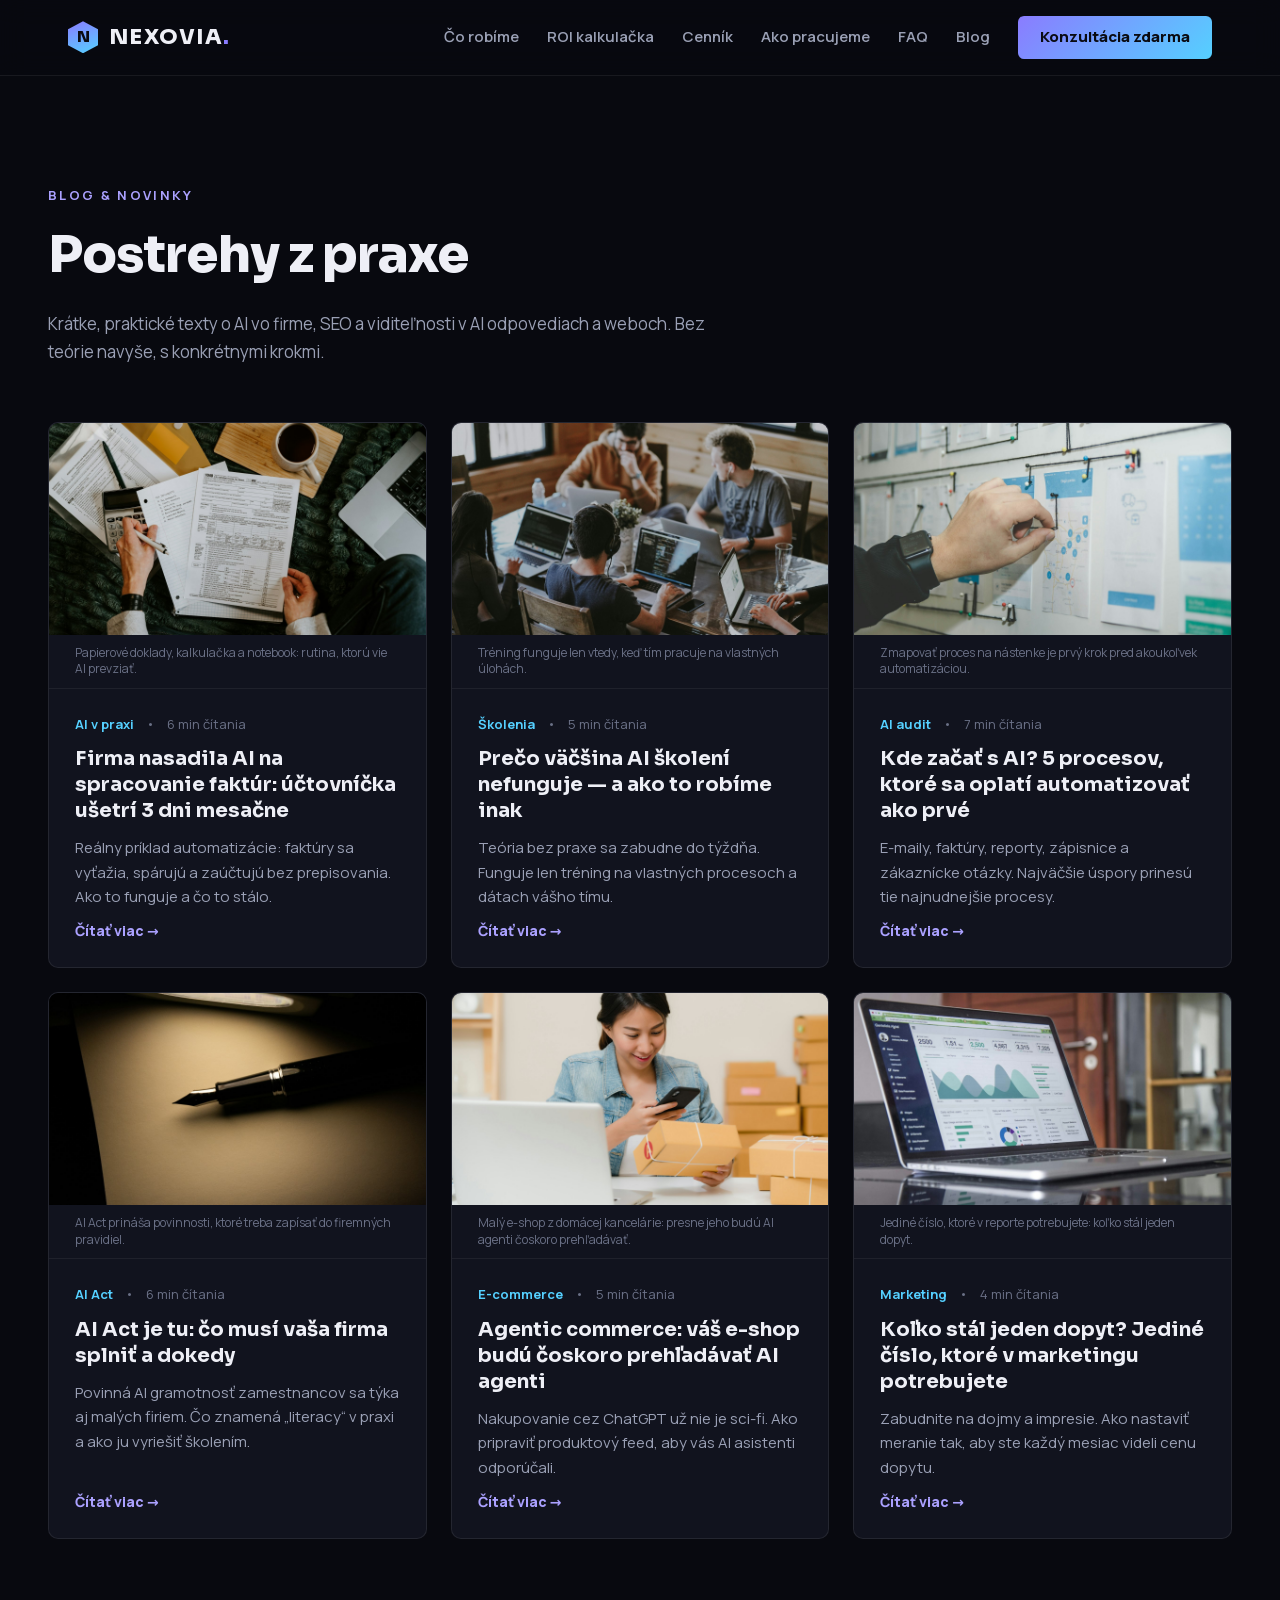
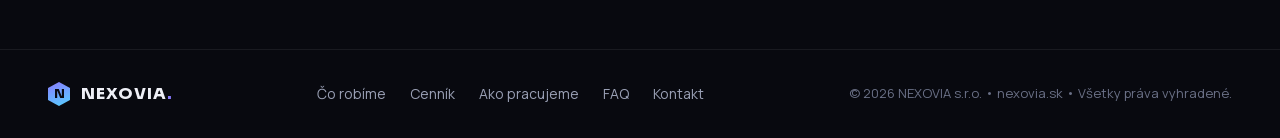
<file: blog/index.html>
<!DOCTYPE html><html lang="sk" class="manrope_d809bf20-module__djgtKq__variable sora_a4627259-module__S0cyNG__variable"><head><meta name="robots" content="noindex, nofollow"><meta charSet="utf-8"/><meta name="viewport" content="width=device-width, initial-scale=1"/><link rel="stylesheet" href="/_next/static/chunks/1n89eold9qlb6.css" data-precedence="next"/><link rel="preload" as="script" fetchPriority="low" href="/_next/static/chunks/0jvhpaew_uadu.js"/><script src="/_next/static/chunks/24uyhvvmdi5sa.js" async=""></script><script src="/_next/static/chunks/12_celfi3iros.js" async=""></script><script src="/_next/static/chunks/458li-alk1r9y.js" async=""></script><script src="/_next/static/chunks/turbopack-3ntusadgz2bo5.js" async=""></script><script src="/_next/static/chunks/021ib0sjfd8mh.js" async=""></script><script src="/_next/static/chunks/1m_0s1f_sxpbk.js" async=""></script><script src="/_next/static/chunks/38k2_7amoczom.js" async=""></script><meta name="theme-color" content="#08090f"/><title>Blog | NEXOVIA</title><meta name="description" content="Postrehy z praxe NEXOVIA: AI automatizácie, školenia, AI Act, SEO a LLMO a weby pre malé firmy."/><link rel="canonical" href="http://localhost:3000/blog"/><meta property="og:title" content="Blog"/><meta property="og:description" content="Postrehy z praxe NEXOVIA: AI automatizácie, školenia, AI Act, SEO a LLMO a weby pre malé firmy."/><meta property="og:url" content="http://localhost:3000/blog"/><meta property="og:site_name" content="NEXOVIA"/><meta property="og:type" content="website"/><meta name="twitter:card" content="summary_large_image"/><meta name="twitter:title" content="Blog"/><meta name="twitter:description" content="Postrehy z praxe NEXOVIA: AI automatizácie, školenia, AI Act, SEO a LLMO a weby pre malé firmy."/><link rel="icon" href="/favicon.ico?favicon.2vob68tjqpejf.ico" sizes="256x256" type="image/x-icon"/><meta name="next-size-adjust" content=""/><script src="/_next/static/chunks/0cz1d0mv5g_q7.js" noModule=""></script></head><body class="flex min-h-dvh flex-col"><div hidden=""><!--$--><!--/$--></div><script type="application/ld+json">{"@context":"https://schema.org","@type":"Organization","name":"NEXOVIA","url":"http://localhost:3000"}</script><a href="#obsah" class="bg-gradient-brand sr-only z-[60] rounded-md px-5 py-3 font-bold text-on-accent focus:not-sr-only focus:fixed focus:top-3 focus:left-3">Preskočiť na obsah</a><header class="sticky top-0 z-50 border-b border-white/[0.07] bg-ink/80 backdrop-blur-[14px]"><nav aria-label="Hlavná navigácia" class="mx-auto flex max-w-[1240px] flex-wrap items-center justify-between gap-6 px-[clamp(20px,5vw,48px)] py-4"><a href="/" class="rounded-sm focus-visible:outline-2 focus-visible:outline-cyan"><span class="inline-flex items-center gap-[11px] text-fg"><span aria-hidden="true" class="font-display flex items-center justify-center font-extrabold text-on-accent bg-[linear-gradient(160deg,#8a7cff,#55d0ff)] [clip-path:polygon(50%_0%,100%_25%,100%_75%,50%_100%,0%_75%,0%_25%)] h-8 w-[30px] text-[15px]">N</span><span class="font-display font-extrabold tracking-[0.06em] text-[21px]">NEXOVIA<span class="text-violet">.</span></span></span></a><button type="button" class="flex h-10 w-10 items-center justify-center rounded-md border border-white/[0.12] text-fg lg:hidden" aria-expanded="false" aria-controls="site-menu" aria-label="Otvoriť menu"><span aria-hidden="true" class="flex flex-col gap-[5px]"><span class="block h-0.5 w-5 bg-current transition"></span><span class="block h-0.5 w-5 bg-current transition"></span><span class="block h-0.5 w-5 bg-current transition"></span></span></button><div id="site-menu" class="w-full basis-full flex-col gap-4 lg:flex lg:w-auto lg:basis-auto lg:flex-row lg:items-center lg:gap-[clamp(14px,2.5vw,28px)] hidden"><a href="/#piliere" class="text-[15px] font-semibold text-muted transition hover:text-fg">Čo robíme</a><a href="/#kalkulacka" class="text-[15px] font-semibold text-muted transition hover:text-fg">ROI kalkulačka</a><a href="/#cennik" class="text-[15px] font-semibold text-muted transition hover:text-fg">Cenník</a><a href="/#proces" class="text-[15px] font-semibold text-muted transition hover:text-fg">Ako pracujeme</a><a href="/#faq" class="text-[15px] font-semibold text-muted transition hover:text-fg">FAQ</a><a href="/blog" class="text-[15px] font-semibold text-muted transition hover:text-fg">Blog</a><a href="/#kontakt" class="bg-gradient-brand inline-block self-start rounded-md px-[22px] py-2.5 text-[15px] font-extrabold text-on-accent transition hover:opacity-85">Konzultácia zdarma</a></div></nav></header><main id="obsah" class="flex-1 overflow-x-clip"><section class="relative scroll-mt-20 px-[clamp(20px,5vw,48px)] py-[clamp(64px,9vw,110px)]"><div class="mx-auto w-full max-w-[1240px]"><p class="mb-3 text-[13px] font-bold tracking-[0.18em] text-violet-light uppercase">Blog &amp; novinky</p><h1 class="font-display mb-4 text-[clamp(34px,4vw,52px)] font-extrabold tracking-[-0.02em] text-balance">Postrehy z praxe</h1><p class="text-[17px] leading-[1.65] text-muted mb-14 max-w-[660px]">Krátke, praktické texty o AI vo firme, SEO a viditeľnosti v AI odpovediach a weboch. Bez teórie navyše, s konkrétnymi krokmi.</p><div class="grid grid-cols-[repeat(auto-fit,minmax(300px,1fr))] gap-6"><article class="flex flex-col overflow-hidden rounded-[10px] border border-white/[0.08] bg-card transition hover:border-violet/55"><figure class="relative m-0"><a tabindex="-1" aria-hidden="true" class="relative block aspect-[16/9] w-full" href="/blog/ai-spracovanie-faktur"><img alt="Ruky s perom nad daňovým formulárom a zoznamom dokladov, vedľa kalkulačka, káva a notebook na deke" loading="lazy" decoding="async" data-nimg="fill" class="object-cover" style="position:absolute;height:100%;width:100%;left:0;top:0;right:0;bottom:0;color:transparent" sizes="(min-width: 1240px) 400px, (min-width: 640px) 50vw, 100vw" src="/images/blog/ai-spracovanie-faktur.jpg"/></a><figcaption class="border-b border-white/[0.06] px-[26px] py-2.5 text-xs leading-snug text-dim">Papierové doklady, kalkulačka a notebook: rutina, ktorú vie AI prevziať.</figcaption></figure><div class="flex flex-1 flex-col gap-3 p-[26px]"><div class="flex items-center gap-3 text-[13px] text-dim"><span class="font-bold text-cyan">AI v praxi</span><span aria-hidden="true">•</span><span>6 min čítania</span></div><h3 class="font-display text-xl leading-[1.3] font-bold"><a class="text-fg hover:text-violet-light" href="/blog/ai-spracovanie-faktur">Firma nasadila AI na spracovanie faktúr: účtovníčka ušetrí 3 dni mesačne</a></h3><p class="flex-1 text-[15px] leading-relaxed text-muted">Reálny príklad automatizácie: faktúry sa vyťažia, spárujú a zaúčtujú bez prepisovania. Ako to funguje a čo to stálo.</p><a aria-label="Čítať viac: Firma nasadila AI na spracovanie faktúr: účtovníčka ušetrí 3 dni mesačne" class="text-sm font-extrabold text-violet-light hover:text-violet" href="/blog/ai-spracovanie-faktur">Čítať viac →</a></div></article><article class="flex flex-col overflow-hidden rounded-[10px] border border-white/[0.08] bg-card transition hover:border-violet/55"><figure class="relative m-0"><a tabindex="-1" aria-hidden="true" class="relative block aspect-[16/9] w-full" href="/blog/preco-ai-skolenia-nefunguju"><img alt="Päť ľudí s notebookmi pri drevenom stole v útulnej kancelárii s drevenými stenami" loading="lazy" decoding="async" data-nimg="fill" class="object-cover" style="position:absolute;height:100%;width:100%;left:0;top:0;right:0;bottom:0;color:transparent" sizes="(min-width: 1240px) 400px, (min-width: 640px) 50vw, 100vw" src="/images/blog/preco-ai-skolenia-nefunguju.jpg"/></a><figcaption class="border-b border-white/[0.06] px-[26px] py-2.5 text-xs leading-snug text-dim">Tréning funguje len vtedy, keď tím pracuje na vlastných úlohách.</figcaption></figure><div class="flex flex-1 flex-col gap-3 p-[26px]"><div class="flex items-center gap-3 text-[13px] text-dim"><span class="font-bold text-cyan">Školenia</span><span aria-hidden="true">•</span><span>5 min čítania</span></div><h3 class="font-display text-xl leading-[1.3] font-bold"><a class="text-fg hover:text-violet-light" href="/blog/preco-ai-skolenia-nefunguju">Prečo väčšina AI školení nefunguje — a ako to robíme inak</a></h3><p class="flex-1 text-[15px] leading-relaxed text-muted">Teória bez praxe sa zabudne do týždňa. Funguje len tréning na vlastných procesoch a dátach vášho tímu.</p><a aria-label="Čítať viac: Prečo väčšina AI školení nefunguje — a ako to robíme inak" class="text-sm font-extrabold text-violet-light hover:text-violet" href="/blog/preco-ai-skolenia-nefunguju">Čítať viac →</a></div></article><article class="flex flex-col overflow-hidden rounded-[10px] border border-white/[0.08] bg-card transition hover:border-violet/55"><figure class="relative m-0"><a tabindex="-1" aria-hidden="true" class="relative block aspect-[16/9] w-full" href="/blog/kde-zacat-s-ai"><img alt="Ruka pripína špendlík do nástenky s vytlačenými obrazovkami aplikácie prepojenými šnúrkou" loading="lazy" decoding="async" data-nimg="fill" class="object-cover" style="position:absolute;height:100%;width:100%;left:0;top:0;right:0;bottom:0;color:transparent" sizes="(min-width: 1240px) 400px, (min-width: 640px) 50vw, 100vw" src="/images/blog/kde-zacat-s-ai.jpg"/></a><figcaption class="border-b border-white/[0.06] px-[26px] py-2.5 text-xs leading-snug text-dim">Zmapovať proces na nástenke je prvý krok pred akoukoľvek automatizáciou.</figcaption></figure><div class="flex flex-1 flex-col gap-3 p-[26px]"><div class="flex items-center gap-3 text-[13px] text-dim"><span class="font-bold text-cyan">AI audit</span><span aria-hidden="true">•</span><span>7 min čítania</span></div><h3 class="font-display text-xl leading-[1.3] font-bold"><a class="text-fg hover:text-violet-light" href="/blog/kde-zacat-s-ai">Kde začať s AI? 5 procesov, ktoré sa oplatí automatizovať ako prvé</a></h3><p class="flex-1 text-[15px] leading-relaxed text-muted">E-maily, faktúry, reporty, zápisnice a zákaznícke otázky. Najväčšie úspory prinesú tie najnudnejšie procesy.</p><a aria-label="Čítať viac: Kde začať s AI? 5 procesov, ktoré sa oplatí automatizovať ako prvé" class="text-sm font-extrabold text-violet-light hover:text-violet" href="/blog/kde-zacat-s-ai">Čítať viac →</a></div></article><article class="flex flex-col overflow-hidden rounded-[10px] border border-white/[0.08] bg-card transition hover:border-violet/55"><figure class="relative m-0"><a tabindex="-1" aria-hidden="true" class="relative block aspect-[16/9] w-full" href="/blog/ai-act-co-musi-firma-splnit"><img alt="Plniace pero položené na prázdnom papieri pod teplým svetlom stolovej lampy" loading="lazy" decoding="async" data-nimg="fill" class="object-cover" style="position:absolute;height:100%;width:100%;left:0;top:0;right:0;bottom:0;color:transparent" sizes="(min-width: 1240px) 400px, (min-width: 640px) 50vw, 100vw" src="/images/blog/ai-act-co-musi-firma-splnit.jpg"/></a><figcaption class="border-b border-white/[0.06] px-[26px] py-2.5 text-xs leading-snug text-dim">AI Act prináša povinnosti, ktoré treba zapísať do firemných pravidiel.</figcaption></figure><div class="flex flex-1 flex-col gap-3 p-[26px]"><div class="flex items-center gap-3 text-[13px] text-dim"><span class="font-bold text-cyan">AI Act</span><span aria-hidden="true">•</span><span>6 min čítania</span></div><h3 class="font-display text-xl leading-[1.3] font-bold"><a class="text-fg hover:text-violet-light" href="/blog/ai-act-co-musi-firma-splnit">AI Act je tu: čo musí vaša firma splniť a dokedy</a></h3><p class="flex-1 text-[15px] leading-relaxed text-muted">Povinná AI gramotnosť zamestnancov sa týka aj malých firiem. Čo znamená „literacy“ v praxi a ako ju vyriešiť školením.</p><a aria-label="Čítať viac: AI Act je tu: čo musí vaša firma splniť a dokedy" class="text-sm font-extrabold text-violet-light hover:text-violet" href="/blog/ai-act-co-musi-firma-splnit">Čítať viac →</a></div></article><article class="flex flex-col overflow-hidden rounded-[10px] border border-white/[0.08] bg-card transition hover:border-violet/55"><figure class="relative m-0"><a tabindex="-1" aria-hidden="true" class="relative block aspect-[16/9] w-full" href="/blog/agentic-commerce"><img alt="Usmiata žena v domácej kancelárii skenuje telefónom balík, okolo nej notebook a kartónové krabice" loading="lazy" decoding="async" data-nimg="fill" class="object-cover" style="position:absolute;height:100%;width:100%;left:0;top:0;right:0;bottom:0;color:transparent" sizes="(min-width: 1240px) 400px, (min-width: 640px) 50vw, 100vw" src="/images/blog/agentic-commerce.jpg"/></a><figcaption class="border-b border-white/[0.06] px-[26px] py-2.5 text-xs leading-snug text-dim">Malý e-shop z domácej kancelárie: presne jeho budú AI agenti čoskoro prehľadávať.</figcaption></figure><div class="flex flex-1 flex-col gap-3 p-[26px]"><div class="flex items-center gap-3 text-[13px] text-dim"><span class="font-bold text-cyan">E-commerce</span><span aria-hidden="true">•</span><span>5 min čítania</span></div><h3 class="font-display text-xl leading-[1.3] font-bold"><a class="text-fg hover:text-violet-light" href="/blog/agentic-commerce">Agentic commerce: váš e-shop budú čoskoro prehľadávať AI agenti</a></h3><p class="flex-1 text-[15px] leading-relaxed text-muted">Nakupovanie cez ChatGPT už nie je sci-fi. Ako pripraviť produktový feed, aby vás AI asistenti odporúčali.</p><a aria-label="Čítať viac: Agentic commerce: váš e-shop budú čoskoro prehľadávať AI agenti" class="text-sm font-extrabold text-violet-light hover:text-violet" href="/blog/agentic-commerce">Čítať viac →</a></div></article><article class="flex flex-col overflow-hidden rounded-[10px] border border-white/[0.08] bg-card transition hover:border-violet/55"><figure class="relative m-0"><a tabindex="-1" aria-hidden="true" class="relative block aspect-[16/9] w-full" href="/blog/kolko-stal-jeden-dopyt"><img alt="Notebook na sklenenom stole s otvoreným analytickým prehľadom návštevnosti a grafmi" loading="lazy" decoding="async" data-nimg="fill" class="object-cover" style="position:absolute;height:100%;width:100%;left:0;top:0;right:0;bottom:0;color:transparent" sizes="(min-width: 1240px) 400px, (min-width: 640px) 50vw, 100vw" src="/images/blog/kolko-stal-jeden-dopyt.jpg"/></a><figcaption class="border-b border-white/[0.06] px-[26px] py-2.5 text-xs leading-snug text-dim">Jediné číslo, ktoré v reporte potrebujete: koľko stál jeden dopyt.</figcaption></figure><div class="flex flex-1 flex-col gap-3 p-[26px]"><div class="flex items-center gap-3 text-[13px] text-dim"><span class="font-bold text-cyan">Marketing</span><span aria-hidden="true">•</span><span>4 min čítania</span></div><h3 class="font-display text-xl leading-[1.3] font-bold"><a class="text-fg hover:text-violet-light" href="/blog/kolko-stal-jeden-dopyt">Koľko stál jeden dopyt? Jediné číslo, ktoré v marketingu potrebujete</a></h3><p class="flex-1 text-[15px] leading-relaxed text-muted">Zabudnite na dojmy a impresie. Ako nastaviť meranie tak, aby ste každý mesiac videli cenu dopytu.</p><a aria-label="Čítať viac: Koľko stál jeden dopyt? Jediné číslo, ktoré v marketingu potrebujete" class="text-sm font-extrabold text-violet-light hover:text-violet" href="/blog/kolko-stal-jeden-dopyt">Čítať viac →</a></div></article></div></div></section><!--$--><!--/$--></main><footer class="border-t border-white/[0.07] bg-ink px-[clamp(20px,5vw,48px)] py-8"><div class="mx-auto flex max-w-[1240px] flex-wrap items-center justify-between gap-5"><span class="inline-flex items-center gap-[11px] text-fg"><span aria-hidden="true" class="font-display flex items-center justify-center font-extrabold text-on-accent bg-[linear-gradient(160deg,#8a7cff,#55d0ff)] [clip-path:polygon(50%_0%,100%_25%,100%_75%,50%_100%,0%_75%,0%_25%)] h-6 w-[22px] text-xs">N</span><span class="font-display font-extrabold tracking-[0.06em] text-base">NEXOVIA<span class="text-violet">.</span></span></span><nav aria-label="Pätička" class="flex flex-wrap gap-6"><a href="/#piliere" class="text-sm text-muted transition hover:text-fg">Čo robíme</a><a href="/#cennik" class="text-sm text-muted transition hover:text-fg">Cenník</a><a href="/#proces" class="text-sm text-muted transition hover:text-fg">Ako pracujeme</a><a href="/#faq" class="text-sm text-muted transition hover:text-fg">FAQ</a><a href="/#kontakt" class="text-sm text-muted transition hover:text-fg">Kontakt</a></nav><span class="text-[13px] text-dim">© 2026 NEXOVIA s.r.o. • nexovia.sk • Všetky práva vyhradené.</span></div></footer><script src="/_next/static/chunks/0jvhpaew_uadu.js" id="_R_" async=""></script><script>(self.__next_f=self.__next_f||[]).push([0])</script><script>self.__next_f.push([1,"1:\"$Sreact.fragment\"\n2:I[49574,[\"/_next/static/chunks/021ib0sjfd8mh.js\",\"/_next/static/chunks/1m_0s1f_sxpbk.js\"],\"SiteHeader\"]\n3:I[39756,[\"/_next/static/chunks/021ib0sjfd8mh.js\",\"/_next/static/chunks/1m_0s1f_sxpbk.js\"],\"default\"]\n4:I[37457,[\"/_next/static/chunks/021ib0sjfd8mh.js\",\"/_next/static/chunks/1m_0s1f_sxpbk.js\"],\"default\"]\na:I[68027,[\"/_next/static/chunks/021ib0sjfd8mh.js\",\"/_next/static/chunks/1m_0s1f_sxpbk.js\"],\"default\",1]\n:HL[\"/_next/static/chunks/1n89eold9qlb6.css\",\"style\"]\n:HL[\"/_next/static/media/3dbe685087e51055-s.p.3go3gb1_xu4rn.woff2\",\"font\",{\"crossOrigin\":\"\",\"type\":\"font/woff2\"}]\n:HL[\"/_next/static/media/6ab0db14f70d8ed6-s.p.1_0gbi-gsbqmd.woff2\",\"font\",{\"crossOrigin\":\"\",\"type\":\"font/woff2\"}]\n:HL[\"/_next/static/media/6bd983bd58a87a3d-s.p.1hey5yyym6mz_.woff2\",\"font\",{\"crossOrigin\":\"\",\"type\":\"font/woff2\"}]\n:HL[\"/_next/static/media/a343f882a40d2cc9-s.p.0p-wng2nn8o-p.woff2\",\"font\",{\"crossOrigin\":\"\",\"type\":\"font/woff2\"}]\n8:X\n0:{\"P\":null,\"c\":[\"\",\"blog\"],\"q\":\"\",\"i\":false,\"f\":[[[\"\",{\"children\":[\"blog\",{\"children\":[\"__PAGE__\",{},\"$undefined\",\"$undefined\",4096]},\"$undefined\",\"$undefined\",4096]},\"$undefined\",\"$undefined\",4112],[[\"$\",\"$1\",\"c\",{\"children\":[[[\"$\",\"link\",\"0\",{\"rel\":\"stylesheet\",\"href\":\"/_next/static/chunks/1n89eold9qlb6.css\",\"precedence\":\"next\",\"crossOrigin\":\"$undefined\",\"nonce\":\"$undefined\"}],[\"$\",\"script\",\"script-0\",{\"src\":\"/_next/static/chunks/021ib0sjfd8mh.js\",\"async\":true,\"nonce\":\"$undefined\"}],[\"$\",\"script\",\"script-1\",{\"src\":\"/_next/static/chunks/1m_0s1f_sxpbk.js\",\"async\":true,\"nonce\":\"$undefined\"}]],[\"$\",\"html\",null,{\"lang\":\"sk\",\"className\":\"manrope_d809bf20-module__djgtKq__variable sora_a4627259-module__S0cyNG__variable\",\"children\":[\"$\",\"body\",null,{\"className\":\"flex min-h-dvh flex-col\",\"children\":[null,[\"$\",\"script\",null,{\"type\":\"application/ld+json\",\"dangerouslySetInnerHTML\":{\"__html\":\"{\\\"@context\\\":\\\"https://schema.org\\\",\\\"@type\\\":\\\"Organization\\\",\\\"name\\\":\\\"NEXOVIA\\\",\\\"url\\\":\\\"http://localhost:3000\\\"}\"}}],[\"$\",\"a\",null,{\"href\":\"#obsah\",\"className\":\"bg-gradient-brand sr-only z-[60] rounded-md px-5 py-3 font-bold text-on-accent focus:not-sr-only focus:fixed focus:top-3 focus:left-3\",\"children\":\"Preskočiť na obsah\"}],[[\"$\",\"$L2\",null,{}],[\"$\",\"main\",null,{\"id\":\"obsah\",\"className\":\"flex-1 overflow-x-clip\",\"children\":[\"$\",\"$L3\",null,{\"parallelRouterKey\":\"children\",\"error\":\"$undefined\",\"errorStyles\":\"$undefined\",\"errorScripts\":\"$undefined\",\"template\":[\"$\",\"$L4\",null,{}],\"templateStyles\":\"$undefined\",\"templateScripts\":\"$undefined\",\"notFound\":[[\"$\",\"div\",null,{\"className\":\"mx-auto w-full max-w-2xl px-6 py-24 text-center sm:py-32\",\"children\":[[\"$\",\"p\",null,{\"className\":\"font-display text-gradient text-6xl font-extrabold\",\"children\":\"404\"}],[\"$\",\"h1\",null,{\"className\":\"font-display mt-4 text-3xl font-extrabold sm:text-4xl\",\"children\":\"Stránka sa nenašla\"}],[\"$\",\"p\",null,{\"className\":\"mt-4 text-lg text-muted\",\"children\":\"Odkaz je neplatný alebo stránka už neexistuje. Vráťte sa na úvod a skúste to znova.\"}],[\"$\",\"a\",null,{\"href\":\"/\",\"className\":\"inline-block rounded-md px-8 py-4 text-center text-base transition focus-visible:ring-2 focus-visible:ring-offset-2 focus-visible:ring-offset-ink focus-visible:outline-none bg-gradient-brand font-extrabold text-on-accent hover:opacity-85 focus-visible:ring-cyan mt-8\",\"children\":\"Späť na úvod\"}]]}],[]],\"forbidden\":\"$undefined\",\"unauthorized\":\"$undefined\"}]}],[\"$\",\"footer\",null,{\"className\":\"border-t border-white/[0.07] bg-ink px-[clamp(20px,5vw,48px)] py-8\",\"children\":[\"$\",\"div\",null,{\"className\":\"mx-auto flex max-w-[1240px] flex-wrap items-center justify-between gap-5\",\"children\":[[\"$\",\"span\",null,{\"className\":\"inline-flex items-center gap-[11px] text-fg\",\"children\":[[\"$\",\"span\",null,{\"aria-hidden\":\"true\",\"className\":\"font-display flex items-center justify-center font-extrabold text-on-accent bg-[linear-gradient(160deg,#8a7cff,#55d0ff)] [clip-path:polygon(50%_0%,100%_25%,100%_75%,50%_100%,0%_75%,0%_25%)] h-6 w-[22px] text-xs\",\"children\":\"N\"}],[\"$\",\"span\",null,{\"className\":\"font-display font-extrabold tracking-[0.06em] text-base\",\"children\":[\"NEXOVIA\",[\"$\",\"span\",null,{\"className\":\"text-violet\",\"children\":\".\"}]]}]]}],[\"$\",\"nav\",null,{\"aria-label\":\"Pätička\",\"className\":\"flex flex-wrap gap-6\",\"children\":[[\"$\",\"a\",\"/#piliere\",{\"href\":\"/#piliere\",\"className\":\"text-sm text-muted transition hover:text-fg\",\"children\":\"Čo robíme\"}],[\"$\",\"a\",\"/#cennik\",{\"href\":\"/#cennik\",\"className\":\"text-sm text-muted transition hover:text-fg\",\"children\":\"Cenník\"}],[\"$\",\"a\",\"/#proces\",{\"href\":\"/#proces\",\"className\":\"text-sm text-muted transition hover:text-fg\",\"children\":\"Ako pracujeme\"}],[\"$\",\"a\",\"/#faq\",{\"href\":\"/#faq\",\"className\":\"text-sm text-muted transition hover:text-fg\",\"children\":\"FAQ\"}],[\"$\",\"a\",\"/#kontakt\",{\"href\":\"/#kontakt\",\"className\":\"text-sm text-muted transition hover:text-fg\",\"children\":\"Kontakt\"}]]}],[\"$\",\"span\",null,{\"className\":\"text-[13px] text-dim\",\"children\":\"© 2026 NEXOVIA s.r.o. • nexovia.sk • Všetky práva vyhradené.\"}]]}]}]]]}]}]]}],{\"children\":[[\"$\",\"$1\",\"c\",{\"children\":[null,[\"$\",\"$L3\",null,{\"parallelRouterKey\":\"children\",\"error\":\"$undefined\",\"errorStyles\":\"$undefined\",\"errorScripts\":\"$undefined\",\"template\":[\"$\",\"$L4\",null,{}],\"templateStyles\":\"$undefined\",\"templateScripts\":\"$undefined\",\"notFound\":\"$undefined\",\"forbidden\":\"$undefined\",\"unauthorized\":\"$undefined\"}]]}],{\"children\":[[\"$\",\"$1\",\"c\",{\"children\":[[\"$\",\"section\",null,{\"id\":\"$undefined\",\"className\":\"relative scroll-mt-20 px-[clamp(20px,5vw,48px)] py-[clamp(64px,9vw,110px)]\",\"children\":\"$L5\"}],[\"$L6\"],\"$L7\"]}],{},null,false,null]},null,false,\"$8\"]},null,false,null],\"$L9\",false]],\"m\":\"$undefined\",\"G\":[\"$a\",[\"$Lb\"]],\"S\":false,\"h\":null,\"r\":\"$undefined\",\"s\":\"$undefined\",\"a\":\"$undefined\",\"l\":\"$undefined\",\"p\":\"$undefined\",\"d\":\"$undefined\",\"b\":\"LMzMGrYsRyr2wKxiVbH7t\"}\nc:I[22016,[\"/_next/static/chunks/021ib0sjfd8mh.js\",\"/_next/static/chunks/1m_0s1f_sxpbk.js\",\"/_next/static/chunks/38k2_7amoczom.js\"],\"\"]\nd:I[5500,[\"/_next/static/chunks/021ib0sjfd8mh.js\",\"/_next/static/chunks/1m_0s1f_sxpbk.js\",\"/_next/static/chunks/38k2_7amoczom.js\"],\"Image\"]\n15:I[97367,[\"/_next/static/chunks/021ib0sjfd8mh.js\",\"/_next/static/chunks/1m_0s1f_sxpbk.js\"],\"OutletBoundary\"]\n16:\"$Sreact.suspense\"\n18:I[97367,[\"/_next/static/chunks/021ib0sjfd8mh.js\",\"/_next/static/chunks/1m_0s1f_sxpbk.js\"],\"ViewportBoundary\"]\n1a:I[97367,[\"/_next/static/chunks/021ib0sjfd8mh.js\",\"/_next/static/chunks/1m_0s1f_sxpbk.js\"],\"MetadataBoundary\"]\n5:[\"$\",\"div\",null,{\"className\":\"mx-auto w-full max-w-[1240px]\",\"children\":[[\"$\",\"p\",null,{\"className\":\"mb-3 text-[13px] font-bold tracking-[0.18em] text-violet-light uppercase\",\"children\":\"Blog \u0026 novinky\"}],[\"$\",\"h1\",null,{\"className\":\"font-display mb-4 text-[clamp(34px,4vw,52px)] font-extrabold tracking-[-0.02em] text-balance\",\"children\":\"Postrehy z praxe\"}],[\"$\",\"p\",null,{\"className\":\"text-[17px] leading-[1.65] text-muted mb-14 max-w-[660px]\",\"children\":\"Krátke, praktické texty o AI vo firme, SEO a viditeľnosti v AI odpovediach a weboch. Bez teórie navyše, s konkrétnymi krokmi.\"}],[\"$\",\"div\",null,{\"className\":\"grid grid-cols-[repeat(auto-fit,minmax(300px,1fr))] gap-6\",\"children\":[[\"$\",\"article\",\"ai-spracovanie-faktur\",{\"className\":\"flex flex-col overflow-hidden rounded-[10px] border border-white/[0.08] bg-card transition hover:border-violet/55\",\"children\":[[\"$\",\"figure\",null,{\"className\":\"relative m-0\",\"children\":[[\"$\",\"$Lc\",null,{\"href\":\"/blog/ai-spracovanie-faktur\",\"tabIndex\":-1,\"aria-hidden\":\"true\",\"className\":\"relative block aspect-[16/9] w-full\",\"children\":[\"$\",\"$Ld\",null,{\"src\":\"/images/blog/ai-spracovanie-faktur.jpg\",\"alt\":\"Ruky s perom nad daňovým formulárom a zoznamom dokladov, vedľa kalkulačka, káva a notebook na deke\",\"fill\":true,\"sizes\":\"(min-width: 1240px) 400px, (min-width: 640px) 50vw, 100vw\",\"className\":\"object-cover\"}]}],[\"$\",\"figcaption\",null,{\"className\":\"border-b border-white/[0.06] px-[26px] py-2.5 text-xs leading-snug text-dim\",\"children\":\"Papierové doklady, kalkulačka a notebook: rutina, ktorú vie AI prevziať.\"}]]}],[\"$\",\"div\",null,{\"className\":\"flex flex-1 flex-col gap-3 p-[26px]\",\"children\":[[\"$\",\"div\",null,{\"className\":\"flex items-center gap-3 text-[13px] text-dim\",\"children\":[[\"$\",\"span\",null,{\"className\":\"font-bold text-cyan\",\"children\":\"AI v praxi\"}],[\"$\",\"span\",null,{\"aria-hidden\":\"true\",\"children\":\"•\"}],[\"$\",\"span\",null,{\"children\":\"6 min čítania\"}]]}],[\"$\",\"h3\",null,{\"className\":\"font-display text-xl leading-[1.3] font-bold\",\"children\":[\"$\",\"$Lc\",null,{\"href\":\"/blog/ai-spracovanie-faktur\",\"className\":\"text-fg hover:text-violet-light\",\"children\":\"Firma nasadila AI na spracovanie faktúr: účtovníčka ušetrí 3 dni mesačne\"}]}],[\"$\",\"p\",null,{\"className\":\"flex-1 text-[15px] leading-relaxed text-muted\",\"children\":\"Reálny príklad automatizácie: faktúry sa vyťažia, spárujú a zaúčtujú bez prepisovania. Ako to funguje a čo to stálo.\"}],[\"$\",\"$Lc\",null,{\"href\":\"/blog/ai-spracovanie-faktur\",\"aria-label\":\"Čítať viac: Firma nasadila AI na spracovanie faktúr: účtovníčka ušetrí 3 dni mesačne\",\"className\":\"text-sm font-extrabold text-violet-light hover:text-violet\",\"children\":\"Čítať viac →\"}]]}]]}],[\"$\",\"article\",\"preco-ai-skolenia-nefunguju\",{\"className\":\"flex flex-col overflow-hidden rounded-[10px] border border-white/[0.08] bg-card transition hover:border-violet/55\",\"children\":[[\"$\",\"figure\",null,{\"className\":\"relative m-0\",\"children\":[[\"$\",\"$Lc\",null,{\"href\":\"/blog/preco-ai-skolenia-nefunguju\",\"tabIndex\":-1,\"aria-hidden\":\"true\",\"className\":\"relative block aspect-[16/9] w-full\",\"children\":[\"$\",\"$Ld\",null,{\"src\":\"/images/blog/preco-ai-skolenia-nefunguju.jpg\",\"alt\":\"Päť ľudí s notebookmi pri drevenom stole v útulnej kancelárii s drevenými stenami\",\"fill\":true,\"sizes\":\"(min-width: 1240px) 400px, (min-width: 640px) 50vw, 100vw\",\"className\":\"object-cover\"}]}],[\"$\",\"figcaption\",null,{\"className\":\"border-b border-white/[0.06] px-[26px] py-2.5 text-xs leading-snug text-dim\",\"children\":\"Tréning funguje len vtedy, keď tím pracuje na vlastných úlohách.\"}]]}],[\"$\",\"div\",null,{\"className\":\"flex flex-1 flex-col gap-3 p-[26px]\",\"children\":[[\"$\",\"div\",null,{\"className\":\"flex items-center gap-3 text-[13px] text-dim\",\"children\":[[\"$\",\"span\",null,{\"className\":\"font-bold text-cyan\",\"children\":\"Školenia\"}],[\"$\",\"span\",null,{\"aria-hidden\":\"true\",\"children\":\"•\"}],[\"$\",\"span\",null,{\"children\":\"5 min čítania\"}]]}],[\"$\",\"h3\",null,{\"className\":\"font-display text-xl leading-[1.3] font-bold\",\"children\":\"$Le\"}],\"$Lf\",\"$L10\"]}]]}],\"$L11\",\"$L12\",\"$L13\",\"$L14\"]}]]}]\n6:[\"$\",\"script\",\"script-0\",{\"src\":\"/_next/static/chunks/38k2_7amoczom.js\",\"async\":true,\"nonce\":\"$undefined\"}]\n7:[\"$\",\"$L15\",null,{\"children\":[\"$\",\"$16\",null,{\"name\":\"Next.MetadataOutlet\",\"children\":\"$@17\"}]}]\n9:[\"$\",\"$1\",\"h\",{\"children\":[null,[\"$\",\"$L18\",null,{\"children\":\"$L19\"}],[\"$\",\"div\",null,{\"hidden\":true,\"children\":[\"$\",\"$L1a\",null,{\"children\":[\"$\",\"$16\",null,{\"name\":\"Next.Metadata\",\"children\":\"$L1b\"}]}]}],[\"$\",\"meta\",null,{\"name\":\"next-size-adjust\",\"content\":\"\"}]]}]\nb:[\"$\",\"link\",\"0\",{\"rel\":\"stylesheet\",\"href\":\"/_next/static/chunks/1n89eold9qlb6.css\",\"precedence\":\"next\",\"crossOrigin\":\"$undefined\",\"nonce\":\"$undefined\"}]\n8:C\ne:[\"$\",\"$Lc\",null,{\"href\":\"/blog/preco-ai-skolenia-nefunguju\",\"className\":\"text-fg hover:text-violet-light\",\"children\":\"Prečo väčšina AI školení nefunguje — a ako to robíme inak\"}]\nf:[\"$\",\"p\",null,{\"className\":\"flex-1 text-[15px] leading-relaxed text-muted\",\"children\":\"Teória bez praxe sa zabudne do týždňa. Funguje len tréning na vlastných procesoch a dátach vášho tímu.\"}]\n10:[\"$\",\"$Lc\",null,{\"href\":\"/blog/preco-ai-skolenia-nefunguju\",\"aria-label\":\"Čítať viac: Prečo väčšina AI školení nefunguje — a ako to robíme inak\",\"className\":\"text-sm font-extrabold text-violet-light hover:text-violet\",\"children\":\"Čítať viac →\"}]\n11:[\"$\",\"article\",\"kde-zacat-s-ai\",{\"className\":\"flex flex-col overflow-hidden rounded-[10px] border border-white/[0.08] bg-card transition hover:border-violet/55\",\"children\":[[\"$\",\"figure\",null,{\"className\":\"relative m-0\",\"children\":[[\"$\",\"$Lc\",null,{\"href\":\"/blog/kde-zacat-s-ai\",\"tabIndex\":-1,\"aria-hidden\":\"true\",\"className\":\"relative block aspect-[16/9] w-full\",\"children\":[\"$\",\"$Ld\",null,{\"src\":\"/images/blog/kde-zacat-s-ai.jpg\",\"alt\":\"Ruka pripína špendlík do nástenky s vytlačenými obrazovkami aplikácie prepojenými šnúrkou\",\"fill\":true,\"sizes\":\"(min-width: 1240px) 400px, (min-width: 640px) 50vw, 100vw\",\"className\":\"object-cover\"}]}],[\"$\",\"figcaption\",null,{\"className\":\"border-b border-white/[0.06] px-[26px] py-2.5 text-xs leading-snug text-dim\",\"children\":\"Zmapovať proces na nástenke je prvý krok pred akoukoľvek automatizáciou.\"}]]}],[\"$\",\"div\",null,{\"className\":\"flex flex-1 flex-col gap-3 p-[26px]\",\"children\":[[\"$\",\"div\",null,{\"className\":\"flex items-center gap-3 text-[13px] text-dim\",\"children\":[[\"$\",\"span\",null,{\"className\":\"font-bold text-cyan\",\"children\":\"AI audit\"}],[\"$\",\"span\",null,{\"aria-hidden\":\"true\",\"children\":\"•\"}],[\"$\",\"span\",null,{\"children\":\"7 min čítania\"}]]}],[\"$\",\"h3\",null,{\"className\":\"font-display text-xl leading-[1.3] font-bold\",\"children\":[\"$\",\"$Lc\",null,{\"href\":\"/blog/kde-zacat-s-ai\",\"className\":\"text-fg hover:text-violet-light\",\"children\":\"Kde začať s AI? 5 procesov, ktoré sa oplatí automatizovať ako prvé\"}]}],[\"$\",\"p\",null,{\"className\":\"flex-1 text-[15px] leading-relaxed text-muted\",\"children\":\"E-maily, faktúry, reporty, zápisnice a zákaznícke otázky. Najväčšie úspory prinesú tie najnudnejšie procesy.\"}],[\"$\",\"$Lc\",null,{\"href\":\"/blog/kde-zacat-s-ai\",\"aria-label\":\"Čítať viac: Kde začať s AI? 5 procesov, ktoré sa oplatí automatizovať ako prvé\",\"className\":\"text-sm font-extrabold text-violet-light hover:text-violet\",\"children\":\"Čítať viac →\"}]]}]]}]\n12:[\"$\",\"article\",\"ai-act-co-musi-firma-splnit\",{\"className\":\"flex flex-col overflow-hidden rounded-[10px] border border-white/[0.08] bg-card transition hover:border-violet/55\",\"children\":[[\"$\",\"figure\",null,{\"className\":\"relative m-0\",\"children\":[[\"$\",\"$Lc\",null,{\"href\":\"/blog/ai-act-co-musi-firma-splnit\",\"tabIndex\":-1,\"aria-hidden\":\"true\",\"className\":\"relative block aspect-[16/9] w-full\",\"children\":[\"$\",\"$Ld\",null,{\"src\":\"/images/blog/ai-act-co-musi-firma-splnit.jpg\",\"alt\":\"Plniace pero položené na prázdnom papieri pod teplým svetlom stolovej lampy\",\"fill\":true,\"sizes\":\"(min-width: 1240px) 400px, (min-width: 640px) 50vw, 100vw\",\"className\":\"object-cover\"}]}],[\"$\",\"figcaption\",null,{\"className\":\"border-b border-white/[0.06] px-[26px] py-2.5 text-xs leading-snug text-dim\",\"children\":\"AI Act prináša povinnosti, ktoré treba zapísať do firemných pravidiel.\"}]]}],[\"$\",\"div\",null,{\"className\":\"flex flex-1 flex-col gap-3 p-[26px]\",\"children\":[[\"$\",\"div\",null,{\"className\":\"flex items-center gap-3 text-[13px] text-dim\",\"children\":[[\"$\",\"span\",null,{\"className\":\"font-bold text-cyan\",\"children\":\"AI Act\"}],[\"$\",\"span\",null,{\"aria-hidden\":\"true\",\"children\":\"•\"}],[\"$\",\"span\",null,{\"children\":\"6 min čítania\"}]]}],[\"$\",\"h3\",null,{\"className\":\"font-display text-xl leading-[1.3] font-bold\",\"children\":[\"$\",\"$Lc\",null,{\"href\":\"/blog/ai-act-co-musi-firma-splnit\",\"className\":\"text-fg hover:text-violet-light\",\"children\":\"AI Act je tu: čo musí vaša firma splniť a dokedy\"}]}],[\"$\",\"p\",null,{\"className\":\"flex-1 text-[15px] leading-relaxed text-muted\",\"children\":\"Povinná AI gramotnosť zamestnancov sa týka aj malých firiem. Čo znamená „literacy“ v praxi a ako ju vyriešiť školením.\"}],[\"$\",\"$Lc\",null,{\"href\":\"/blog/ai-act-co-musi-firma-splnit\",\"aria-label\":\"Čítať viac: AI Act je tu: čo musí vaša firma splniť a dokedy\",\"className\":\"text-sm font-extrabold text-violet-light hover:text-violet\",\"children\":\"Čítať viac →\"}]]}]]}]\n13:[\"$\",\"article\",\"agentic-commerce\",{\"className\":\"flex flex-col overflow-hidden rounded-[10px] border border-white/[0.08] bg-card transition hover:border-violet/55\",\"children\":[[\"$\",\"figure\",null,{\"className\":\"relative m-0\",\"children\":[[\"$\",\"$Lc\",null,{\"href\":\"/blog/agentic-commerce\",\"tabIndex\":-1,\"aria-hidden\":\"true\",\"className\":\"relative block aspect-[16/9] w-full\",\"children\":[\"$\",\"$Ld\",null,{\"src\":\"/images/blog/agentic-commerce.jpg\",\"alt\":\"Usmiata žena v domácej kancelárii skenuje telefónom balík, okolo nej notebook a kartónové krabice\",\"fill\":true,\"sizes\":\"(min-width: 1240px) 400px, (min-width: 640px) 50vw, 100vw\",\"className\":\"object-cover\"}]}],[\"$\",\"figcaption\",null,{\"className\":\"border-b border-white/[0.06] px-[26px] py-2.5 text-xs leading-snug text-dim\",\"children\":\"Malý e-shop z domácej kancelárie: presne jeho budú AI agenti čoskoro prehľadávať.\"}]]}],[\"$\",\"div\",null,{\"className\":\"flex flex-1 flex-col gap-3 p-[26px]\",\"children\":[[\"$\",\"div\",null,{\"className\":\"flex items-center gap-3 text-[13px] text-dim\",\"children\":[[\"$\",\"span\",null,{\"className\":\"font-bold text-cyan\",\"children\":\"E-commerce\"}],[\"$\",\"span\",null,{\"aria-hidden\":\"true\",\"children\":\"•\"}],[\"$\",\"span\",null,{\"children\":\"5 min čítania\"}]]}],[\"$\",\"h3\",null,{\"className\":\"font-display text-xl leading-[1.3] font-bold\",\"children\":[\"$\",\"$Lc\",null,{\"href\":\"/blog/agentic-commerce\",\"className\":\"text-fg hover:text-violet-light\",\"children\":\"Agentic commerce: váš e-shop budú čoskoro prehľadávať AI agenti\"}]}],[\"$\",\"p\",null,{\"className\":\"flex-1 text-[15px] leading-relaxed text-muted\",\"children\":\"Nakupovanie cez ChatGPT už nie je sci-fi. Ako pripraviť produktový feed, aby vás AI asistenti odporúčali.\"}],[\"$\",\"$Lc\",null,{\"href\":\"/blog/agentic-commerce\",\"aria-label\":\"Čítať viac: Agentic commerce: váš e-shop budú čoskoro prehľadávať AI agenti\",\"className\":\"text-sm font-extrabold text-violet-light hover:text-violet\",\"children\":\"Čítať viac →\"}]]}]]}]\n14:[\"$\",\"article\",\"kolko-stal-jeden-dopyt\",{\"className\":\"flex flex-col overflow-hidden rounded-[10px] border border-white/[0.08] bg-card transition hover:border-violet/55\",\"children\":[[\"$\",\"figure\",null,{\"className\":\"relative m-0\",\"children\":[[\"$\",\"$Lc\",null,{\"href\":\"/blog/kolko-stal-jeden-dopyt\",\"tabIndex\":-1,\"aria-hidden\":\"true\",\"className\":\"relative block aspect-[16/9] w-full\",\"children\":[\"$\",\"$Ld\",null,{\"src\":\"/images/blog/kolko-stal-jeden-dopyt.jpg\",\"alt\":\"Notebook na sklenenom stole s otvoreným analytickým prehľadom návštevnosti a grafmi\",\"fill\":true,\"sizes\":\"(min-width: 1240px) 400px, (min-width: 640px) 50vw, 100vw\",\"className\":\"object-cover\"}]}],[\"$\",\"figcaption\",null,{\"className\":\"border-b border-white/[0.06] px-[26px] py-2.5 text-xs leading-snug text-dim\",\"children\":\"Jediné číslo, ktoré v reporte potrebujete: koľko stál jeden dopyt.\"}]]}],[\"$\",\"div\",null,{\"className\":\"flex flex-1 flex-col gap-3 p-[26px]\",\"children\":[[\"$\",\"div\",null,{\"className\":\"flex items-center gap-3 text-[13px] text-dim\",\"children\":[[\"$\",\"span\",null,{\"className\":\"font-bold text-cyan\",\"children\":\"Marketing\"}],[\"$\",\"span\",null,{\"aria-hidden\":\"true\",\"children\":\"•\"}],[\"$\",\"span\",null,{\"children\":\"4 min čítania\"}]]}],[\"$\",\"h3\",null,{\"className\":\"font-display text-xl leading-[1.3] font-bold\",\"children\":[\"$\",\"$Lc\",null,{\"href\":\"/blog/kolko-stal-jeden-dopyt\",\"className\":\"text-fg hover:text-violet-light\",\"children\":\"Koľko stál jeden dopyt? Jediné číslo, ktoré v marketingu potrebujete\"}]}],[\"$\",\"p\",null,{\"className\":\"flex-1 text-[15px] leading-relaxed text-muted\",\"children\":\"Zabudnite na dojmy a impresie. Ako nastaviť meranie tak, aby ste každý mesiac videli cenu dopytu.\"}],[\"$\",\"$Lc\",null,{\"href\":\"/blog/kolko-stal-jeden-dopyt\",\"aria-label\":\"Čítať viac: Koľko stál jeden dopyt? Jediné číslo, ktoré v marketingu potrebujete\",\"className\":\"text-sm font-extrabold text-violet-light hover:text-violet\",\"children\":\"Čítať viac →\"}]]}]]}]\n19:[[\"$\",\"meta\",\"0\",{\"charSet\":\"utf-8\"}],[\"$\",\"meta\",\"1\",{\"name\":\"viewport\",\"content\":\"width=device-width, initial-scale=1\"}],[\"$\",\"meta\",\"2\",{\"name\":\"theme-color\",\"content\":\"#08090f\"}]]\n1c:I[27201,[\"/_next/static/chunks/021ib0sjfd8mh.js\",\"/_next/static/chunks/1m_0s1f_sxpbk.js\"],\"IconMark\"]\n17:null\n1b:[[\"$\",\"title\",\"0\",{\"children\":\"Blog | NEXOVIA\"}],[\"$\",\"meta\",\"1\",{\"name\":\"description\",\"content\":\"Postrehy z praxe NEXOVIA: AI automatizácie, školenia, AI Act, SEO a LLMO a weby pre malé firmy.\"}],[\"$\",\"link\",\"2\",{\"rel\":\"canonical\",\"href\":\"http://localhost:3000/blog\"}],[\"$\",\"meta\",\"3\",{\"property\":\"og:title\",\"content\":\"Blog\"}],[\"$\",\"meta\",\"4\",{\"property\":\"og:description\",\"content\":\"Postrehy z praxe NEXOVIA: AI automatizácie, školenia, AI Act, SEO a LLMO a weby pre malé firmy.\"}],[\"$\",\"meta\",\"5\",{\"property\":\"og:url\",\"content\":\"http://localhost:3000/blog\"}],[\"$\",\"meta\",\"6\",{\"property\":\"og:site_name\",\"content\":\"NEXOVIA\"}],[\"$\",\"meta\",\"7\",{\"property\":\"og:type\",\"content\":\"website\"}],[\"$\",\"meta\",\"8\",{\"name\":\"twitter:card\",\"content\":\"summary_large_image\"}],[\"$\",\"meta\",\"9\",{\"name\":\"twitter:title\",\"content\":\"Blog\"}],[\"$\",\"meta\",\"10\",{\"name\":\"twitter:description\",\"content\":\"Postrehy z praxe NEXOVIA: AI automatizácie, školenia, AI Act, SEO a LLMO a weby pre malé firmy.\"}],[\"$\",\"link\",\"11\",{\"rel\":\"icon\",\"href\":\"/favicon.ico?favicon.2vob68tjqpejf.ico\",\"sizes\":\"256x256\",\"type\":\"image/x-icon\"}],[\"$\",\"$L1c\",\"12\",{}]]\n"])</script></body></html>
</file>
<file: _next/static/chunks/1n89eold9qlb6.css>
@font-face{font-family:Manrope;font-style:normal;font-weight:400;font-display:swap;src:url(../media/a342834df7752944-s.3q9gh2jvntrwt.woff2)format("woff2");unicode-range:U+460-52F,U+1C80-1C8A,U+20B4,U+2DE0-2DFF,U+A640-A69F,U+FE2E-FE2F}@font-face{font-family:Manrope;font-style:normal;font-weight:400;font-display:swap;src:url(../media/d3fe2f289711ac3f-s.2v2sz4qlut9s1.woff2)format("woff2");unicode-range:U+301,U+400-45F,U+490-491,U+4B0-4B1,U+2116}@font-face{font-family:Manrope;font-style:normal;font-weight:400;font-display:swap;src:url(../media/58c4895d0a0ef7cc-s.09bkcrcuv-0po.woff2)format("woff2");unicode-range:U+370-377,U+37A-37F,U+384-38A,U+38C,U+38E-3A1,U+3A3-3FF}@font-face{font-family:Manrope;font-style:normal;font-weight:400;font-display:swap;src:url(../media/bfc7db5c00d21bc5-s.23qr8woi9ij9e.woff2)format("woff2");unicode-range:U+102-103,U+110-111,U+128-129,U+168-169,U+1A0-1A1,U+1AF-1B0,U+300-301,U+303-304,U+308-309,U+323,U+329,U+1EA0-1EF9,U+20AB}@font-face{font-family:Manrope;font-style:normal;font-weight:400;font-display:swap;src:url(../media/6ab0db14f70d8ed6-s.p.1_0gbi-gsbqmd.woff2)format("woff2");unicode-range:U+100-2BA,U+2BD-2C5,U+2C7-2CC,U+2CE-2D7,U+2DD-2FF,U+304,U+308,U+329,U+1D00-1DBF,U+1E00-1E9F,U+1EF2-1EFF,U+2020,U+20A0-20AB,U+20AD-20C4,U+2113,U+2C60-2C7F,U+A720-A7FF}@font-face{font-family:Manrope;font-style:normal;font-weight:400;font-display:swap;src:url(../media/a343f882a40d2cc9-s.p.0p-wng2nn8o-p.woff2)format("woff2");unicode-range:U+??,U+131,U+152-153,U+2BB-2BC,U+2C6,U+2DA,U+2DC,U+304,U+308,U+329,U+2000-206F,U+20AC,U+2122,U+2191,U+2193,U+2212,U+2215,U+FEFF,U+FFFD}@font-face{font-family:Manrope;font-style:normal;font-weight:500;font-display:swap;src:url(../media/a342834df7752944-s.3q9gh2jvntrwt.woff2)format("woff2");unicode-range:U+460-52F,U+1C80-1C8A,U+20B4,U+2DE0-2DFF,U+A640-A69F,U+FE2E-FE2F}@font-face{font-family:Manrope;font-style:normal;font-weight:500;font-display:swap;src:url(../media/d3fe2f289711ac3f-s.2v2sz4qlut9s1.woff2)format("woff2");unicode-range:U+301,U+400-45F,U+490-491,U+4B0-4B1,U+2116}@font-face{font-family:Manrope;font-style:normal;font-weight:500;font-display:swap;src:url(../media/58c4895d0a0ef7cc-s.09bkcrcuv-0po.woff2)format("woff2");unicode-range:U+370-377,U+37A-37F,U+384-38A,U+38C,U+38E-3A1,U+3A3-3FF}@font-face{font-family:Manrope;font-style:normal;font-weight:500;font-display:swap;src:url(../media/bfc7db5c00d21bc5-s.23qr8woi9ij9e.woff2)format("woff2");unicode-range:U+102-103,U+110-111,U+128-129,U+168-169,U+1A0-1A1,U+1AF-1B0,U+300-301,U+303-304,U+308-309,U+323,U+329,U+1EA0-1EF9,U+20AB}@font-face{font-family:Manrope;font-style:normal;font-weight:500;font-display:swap;src:url(../media/6ab0db14f70d8ed6-s.p.1_0gbi-gsbqmd.woff2)format("woff2");unicode-range:U+100-2BA,U+2BD-2C5,U+2C7-2CC,U+2CE-2D7,U+2DD-2FF,U+304,U+308,U+329,U+1D00-1DBF,U+1E00-1E9F,U+1EF2-1EFF,U+2020,U+20A0-20AB,U+20AD-20C4,U+2113,U+2C60-2C7F,U+A720-A7FF}@font-face{font-family:Manrope;font-style:normal;font-weight:500;font-display:swap;src:url(../media/a343f882a40d2cc9-s.p.0p-wng2nn8o-p.woff2)format("woff2");unicode-range:U+??,U+131,U+152-153,U+2BB-2BC,U+2C6,U+2DA,U+2DC,U+304,U+308,U+329,U+2000-206F,U+20AC,U+2122,U+2191,U+2193,U+2212,U+2215,U+FEFF,U+FFFD}@font-face{font-family:Manrope;font-style:normal;font-weight:600;font-display:swap;src:url(../media/a342834df7752944-s.3q9gh2jvntrwt.woff2)format("woff2");unicode-range:U+460-52F,U+1C80-1C8A,U+20B4,U+2DE0-2DFF,U+A640-A69F,U+FE2E-FE2F}@font-face{font-family:Manrope;font-style:normal;font-weight:600;font-display:swap;src:url(../media/d3fe2f289711ac3f-s.2v2sz4qlut9s1.woff2)format("woff2");unicode-range:U+301,U+400-45F,U+490-491,U+4B0-4B1,U+2116}@font-face{font-family:Manrope;font-style:normal;font-weight:600;font-display:swap;src:url(../media/58c4895d0a0ef7cc-s.09bkcrcuv-0po.woff2)format("woff2");unicode-range:U+370-377,U+37A-37F,U+384-38A,U+38C,U+38E-3A1,U+3A3-3FF}@font-face{font-family:Manrope;font-style:normal;font-weight:600;font-display:swap;src:url(../media/bfc7db5c00d21bc5-s.23qr8woi9ij9e.woff2)format("woff2");unicode-range:U+102-103,U+110-111,U+128-129,U+168-169,U+1A0-1A1,U+1AF-1B0,U+300-301,U+303-304,U+308-309,U+323,U+329,U+1EA0-1EF9,U+20AB}@font-face{font-family:Manrope;font-style:normal;font-weight:600;font-display:swap;src:url(../media/6ab0db14f70d8ed6-s.p.1_0gbi-gsbqmd.woff2)format("woff2");unicode-range:U+100-2BA,U+2BD-2C5,U+2C7-2CC,U+2CE-2D7,U+2DD-2FF,U+304,U+308,U+329,U+1D00-1DBF,U+1E00-1E9F,U+1EF2-1EFF,U+2020,U+20A0-20AB,U+20AD-20C4,U+2113,U+2C60-2C7F,U+A720-A7FF}@font-face{font-family:Manrope;font-style:normal;font-weight:600;font-display:swap;src:url(../media/a343f882a40d2cc9-s.p.0p-wng2nn8o-p.woff2)format("woff2");unicode-range:U+??,U+131,U+152-153,U+2BB-2BC,U+2C6,U+2DA,U+2DC,U+304,U+308,U+329,U+2000-206F,U+20AC,U+2122,U+2191,U+2193,U+2212,U+2215,U+FEFF,U+FFFD}@font-face{font-family:Manrope;font-style:normal;font-weight:700;font-display:swap;src:url(../media/a342834df7752944-s.3q9gh2jvntrwt.woff2)format("woff2");unicode-range:U+460-52F,U+1C80-1C8A,U+20B4,U+2DE0-2DFF,U+A640-A69F,U+FE2E-FE2F}@font-face{font-family:Manrope;font-style:normal;font-weight:700;font-display:swap;src:url(../media/d3fe2f289711ac3f-s.2v2sz4qlut9s1.woff2)format("woff2");unicode-range:U+301,U+400-45F,U+490-491,U+4B0-4B1,U+2116}@font-face{font-family:Manrope;font-style:normal;font-weight:700;font-display:swap;src:url(../media/58c4895d0a0ef7cc-s.09bkcrcuv-0po.woff2)format("woff2");unicode-range:U+370-377,U+37A-37F,U+384-38A,U+38C,U+38E-3A1,U+3A3-3FF}@font-face{font-family:Manrope;font-style:normal;font-weight:700;font-display:swap;src:url(../media/bfc7db5c00d21bc5-s.23qr8woi9ij9e.woff2)format("woff2");unicode-range:U+102-103,U+110-111,U+128-129,U+168-169,U+1A0-1A1,U+1AF-1B0,U+300-301,U+303-304,U+308-309,U+323,U+329,U+1EA0-1EF9,U+20AB}@font-face{font-family:Manrope;font-style:normal;font-weight:700;font-display:swap;src:url(../media/6ab0db14f70d8ed6-s.p.1_0gbi-gsbqmd.woff2)format("woff2");unicode-range:U+100-2BA,U+2BD-2C5,U+2C7-2CC,U+2CE-2D7,U+2DD-2FF,U+304,U+308,U+329,U+1D00-1DBF,U+1E00-1E9F,U+1EF2-1EFF,U+2020,U+20A0-20AB,U+20AD-20C4,U+2113,U+2C60-2C7F,U+A720-A7FF}@font-face{font-family:Manrope;font-style:normal;font-weight:700;font-display:swap;src:url(../media/a343f882a40d2cc9-s.p.0p-wng2nn8o-p.woff2)format("woff2");unicode-range:U+??,U+131,U+152-153,U+2BB-2BC,U+2C6,U+2DA,U+2DC,U+304,U+308,U+329,U+2000-206F,U+20AC,U+2122,U+2191,U+2193,U+2212,U+2215,U+FEFF,U+FFFD}@font-face{font-family:Manrope;font-style:normal;font-weight:800;font-display:swap;src:url(../media/a342834df7752944-s.3q9gh2jvntrwt.woff2)format("woff2");unicode-range:U+460-52F,U+1C80-1C8A,U+20B4,U+2DE0-2DFF,U+A640-A69F,U+FE2E-FE2F}@font-face{font-family:Manrope;font-style:normal;font-weight:800;font-display:swap;src:url(../media/d3fe2f289711ac3f-s.2v2sz4qlut9s1.woff2)format("woff2");unicode-range:U+301,U+400-45F,U+490-491,U+4B0-4B1,U+2116}@font-face{font-family:Manrope;font-style:normal;font-weight:800;font-display:swap;src:url(../media/58c4895d0a0ef7cc-s.09bkcrcuv-0po.woff2)format("woff2");unicode-range:U+370-377,U+37A-37F,U+384-38A,U+38C,U+38E-3A1,U+3A3-3FF}@font-face{font-family:Manrope;font-style:normal;font-weight:800;font-display:swap;src:url(../media/bfc7db5c00d21bc5-s.23qr8woi9ij9e.woff2)format("woff2");unicode-range:U+102-103,U+110-111,U+128-129,U+168-169,U+1A0-1A1,U+1AF-1B0,U+300-301,U+303-304,U+308-309,U+323,U+329,U+1EA0-1EF9,U+20AB}@font-face{font-family:Manrope;font-style:normal;font-weight:800;font-display:swap;src:url(../media/6ab0db14f70d8ed6-s.p.1_0gbi-gsbqmd.woff2)format("woff2");unicode-range:U+100-2BA,U+2BD-2C5,U+2C7-2CC,U+2CE-2D7,U+2DD-2FF,U+304,U+308,U+329,U+1D00-1DBF,U+1E00-1E9F,U+1EF2-1EFF,U+2020,U+20A0-20AB,U+20AD-20C4,U+2113,U+2C60-2C7F,U+A720-A7FF}@font-face{font-family:Manrope;font-style:normal;font-weight:800;font-display:swap;src:url(../media/a343f882a40d2cc9-s.p.0p-wng2nn8o-p.woff2)format("woff2");unicode-range:U+??,U+131,U+152-153,U+2BB-2BC,U+2C6,U+2DA,U+2DC,U+304,U+308,U+329,U+2000-206F,U+20AC,U+2122,U+2191,U+2193,U+2212,U+2215,U+FEFF,U+FFFD}@font-face{font-family:Manrope Fallback;src:local(Arial);ascent-override:103.31%;descent-override:29.07%;line-gap-override:0.0%;size-adjust:103.19%}.manrope_d809bf20-module__djgtKq__className{font-family:Manrope,Manrope Fallback;font-style:normal}.manrope_d809bf20-module__djgtKq__variable{--font-manrope:"Manrope", "Manrope Fallback"}
@font-face{font-family:Sora;font-style:normal;font-weight:700;font-display:swap;src:url(../media/3dbe685087e51055-s.p.3go3gb1_xu4rn.woff2)format("woff2");unicode-range:U+100-2BA,U+2BD-2C5,U+2C7-2CC,U+2CE-2D7,U+2DD-2FF,U+304,U+308,U+329,U+1D00-1DBF,U+1E00-1E9F,U+1EF2-1EFF,U+2020,U+20A0-20AB,U+20AD-20C4,U+2113,U+2C60-2C7F,U+A720-A7FF}@font-face{font-family:Sora;font-style:normal;font-weight:700;font-display:swap;src:url(../media/6bd983bd58a87a3d-s.p.1hey5yyym6mz_.woff2)format("woff2");unicode-range:U+??,U+131,U+152-153,U+2BB-2BC,U+2C6,U+2DA,U+2DC,U+304,U+308,U+329,U+2000-206F,U+20AC,U+2122,U+2191,U+2193,U+2212,U+2215,U+FEFF,U+FFFD}@font-face{font-family:Sora;font-style:normal;font-weight:800;font-display:swap;src:url(../media/3dbe685087e51055-s.p.3go3gb1_xu4rn.woff2)format("woff2");unicode-range:U+100-2BA,U+2BD-2C5,U+2C7-2CC,U+2CE-2D7,U+2DD-2FF,U+304,U+308,U+329,U+1D00-1DBF,U+1E00-1E9F,U+1EF2-1EFF,U+2020,U+20A0-20AB,U+20AD-20C4,U+2113,U+2C60-2C7F,U+A720-A7FF}@font-face{font-family:Sora;font-style:normal;font-weight:800;font-display:swap;src:url(../media/6bd983bd58a87a3d-s.p.1hey5yyym6mz_.woff2)format("woff2");unicode-range:U+??,U+131,U+152-153,U+2BB-2BC,U+2C6,U+2DA,U+2DC,U+304,U+308,U+329,U+2000-206F,U+20AC,U+2122,U+2191,U+2193,U+2212,U+2215,U+FEFF,U+FFFD}@font-face{font-family:Sora Fallback;src:local(Arial);ascent-override:85.29%;descent-override:25.5%;line-gap-override:0.0%;size-adjust:113.73%}.sora_a4627259-module__S0cyNG__className{font-family:Sora,Sora Fallback;font-style:normal}.sora_a4627259-module__S0cyNG__variable{--font-sora:"Sora", "Sora Fallback"}
@layer properties{@supports (((-webkit-hyphens:none)) and (not (margin-trim:inline))) or ((-moz-orient:inline) and (not (color:rgb(from red r g b)))){*,:before,:after,::backdrop{--tw-translate-x:0;--tw-translate-y:0;--tw-translate-z:0;--tw-scale-x:1;--tw-scale-y:1;--tw-scale-z:1;--tw-rotate-x:initial;--tw-rotate-y:initial;--tw-rotate-z:initial;--tw-skew-x:initial;--tw-skew-y:initial;--tw-border-style:solid;--tw-leading:initial;--tw-font-weight:initial;--tw-tracking:initial;--tw-shadow:0 0 #0000;--tw-shadow-color:initial;--tw-shadow-alpha:100%;--tw-inset-shadow:0 0 #0000;--tw-inset-shadow-color:initial;--tw-inset-shadow-alpha:100%;--tw-ring-color:initial;--tw-ring-shadow:0 0 #0000;--tw-inset-ring-color:initial;--tw-inset-ring-shadow:0 0 #0000;--tw-ring-inset:initial;--tw-ring-offset-width:0px;--tw-ring-offset-color:#fff;--tw-ring-offset-shadow:0 0 #0000;--tw-outline-style:solid;--tw-blur:initial;--tw-brightness:initial;--tw-contrast:initial;--tw-grayscale:initial;--tw-hue-rotate:initial;--tw-invert:initial;--tw-opacity:initial;--tw-saturate:initial;--tw-sepia:initial;--tw-drop-shadow:initial;--tw-drop-shadow-color:initial;--tw-drop-shadow-alpha:100%;--tw-drop-shadow-size:initial;--tw-backdrop-blur:initial;--tw-backdrop-brightness:initial;--tw-backdrop-contrast:initial;--tw-backdrop-grayscale:initial;--tw-backdrop-hue-rotate:initial;--tw-backdrop-invert:initial;--tw-backdrop-opacity:initial;--tw-backdrop-saturate:initial;--tw-backdrop-sepia:initial;--tw-duration:initial}}}@layer theme{:root,:host{--font-sans:var(--font-manrope), ui-sans-serif, system-ui, sans-serif;--font-mono:ui-monospace, SFMono-Regular, Menlo, Monaco, Consolas, "Liberation Mono", "Courier New", monospace;--color-gray-50:#f9fafb;--color-gray-200:#e5e7eb;--color-gray-300:#d1d5dc;--color-gray-500:#6a7282;--color-gray-600:#4a5565;--color-gray-800:#1e2939;--color-gray-900:#101828;--color-black:#000;--color-white:#fff;--spacing:.25rem;--container-2xl:42rem;--container-3xl:48rem;--text-xs:.75rem;--text-xs--line-height:calc(1 / .75);--text-sm:.875rem;--text-sm--line-height:calc(1.25 / .875);--text-base:1rem;--text-base--line-height:calc(1.5 / 1);--text-lg:1.125rem;--text-lg--line-height:calc(1.75 / 1.125);--text-xl:1.25rem;--text-xl--line-height:calc(1.75 / 1.25);--text-2xl:1.5rem;--text-2xl--line-height:calc(2 / 1.5);--text-3xl:1.875rem;--text-3xl--line-height:calc(2.25 / 1.875);--text-4xl:2.25rem;--text-4xl--line-height:calc(2.5 / 2.25);--text-6xl:3.75rem;--text-6xl--line-height:1;--font-weight-medium:500;--font-weight-semibold:600;--font-weight-bold:700;--font-weight-extrabold:800;--leading-snug:1.375;--leading-normal:1.5;--leading-relaxed:1.625;--radius-sm:.25rem;--radius-md:.375rem;--radius-lg:.5rem;--radius-xl:.75rem;--blur-xl:24px;--blur-2xl:40px;--blur-3xl:64px;--default-transition-duration:.15s;--default-transition-timing-function:cubic-bezier(.4, 0, .2, 1);--default-font-family:var(--font-sans);--default-mono-font-family:var(--font-mono);--color-ink:#08090f;--color-ink-2:#0b0d16;--color-card:#11131e;--color-card-hot:#141731;--color-fg:#eeeff6;--color-fg-2:#c7cbda;--color-muted:#9aa0b5;--color-dim:#6a7086;--color-violet:#8a7cff;--color-violet-light:#aba1ff;--color-cyan:#55d0ff;--color-on-accent:#0a0b12;--font-display:var(--font-sora), var(--font-manrope), ui-sans-serif, sans-serif;--animate-pulse-dot:nx-pulse 2.2s ease infinite;--animate-rise:nx-rise .7s ease both}@supports (color:lab(0% 0 0)){:root,:host{--color-gray-50:lab(98.2596% -.247031 -.706708);--color-gray-200:lab(91.6229% -.159085 -2.26791);--color-gray-300:lab(85.1236% -.612259 -3.7138);--color-gray-500:lab(47.7841% -.393212 -10.0268);--color-gray-600:lab(35.6337% -1.58697 -10.8425);--color-gray-800:lab(16.1051% -1.18239 -11.7533);--color-gray-900:lab(8.11897% .811279 -12.254)}}}@layer base{*,:after,:before,::backdrop{box-sizing:border-box;border:0 solid;margin:0;padding:0}::file-selector-button{box-sizing:border-box;border:0 solid;margin:0;padding:0}html,:host{-webkit-text-size-adjust:100%;tab-size:4;line-height:1.5;font-family:var(--default-font-family,-apple-system, BlinkMacSystemFont, "Segoe UI", Roboto, "Helvetica Neue", "Noto Sans", Arial, sans-serif, "Apple Color Emoji", "Segoe UI Emoji", "Segoe UI Symbol", "Noto Color Emoji");font-feature-settings:var(--default-font-feature-settings,normal);font-variation-settings:var(--default-font-variation-settings,normal);-webkit-tap-highlight-color:transparent}hr{height:0;color:inherit;border-top-width:1px}abbr:where([title]){-webkit-text-decoration:underline dotted;text-decoration:underline dotted}h1,h2,h3,h4,h5,h6{font-size:inherit;font-weight:inherit}a{color:inherit;-webkit-text-decoration:inherit;-webkit-text-decoration:inherit;-webkit-text-decoration:inherit;-webkit-text-decoration:inherit;text-decoration:inherit}b,strong{font-weight:bolder}code,kbd,samp,pre{font-family:var(--default-mono-font-family,ui-monospace, SFMono-Regular, Menlo, Monaco, Consolas, "Liberation Mono", "Courier New", monospace);font-feature-settings:var(--default-mono-font-feature-settings,normal);font-variation-settings:var(--default-mono-font-variation-settings,normal);font-size:1em}small{font-size:80%}sub,sup{vertical-align:baseline;font-size:75%;line-height:0;position:relative}sub{bottom:-.25em}sup{top:-.5em}table{text-indent:0;border-color:inherit;border-collapse:collapse}:-moz-focusring:where(:not(iframe)){outline:auto}progress{vertical-align:baseline}summary{display:list-item}ol,ul,menu{list-style:none}img,svg,video,canvas,audio,iframe,embed,object{vertical-align:middle;display:block}img,video{max-width:100%;height:auto}button,input,select,optgroup,textarea{font:inherit;font-feature-settings:inherit;font-variation-settings:inherit;letter-spacing:inherit;color:inherit;opacity:1;background-color:#0000;border-radius:0}::file-selector-button{font:inherit;font-feature-settings:inherit;font-variation-settings:inherit;letter-spacing:inherit;color:inherit;opacity:1;background-color:#0000;border-radius:0}:where(select:is([multiple],[size])) optgroup{font-weight:bolder}:where(select:is([multiple],[size])) optgroup option{padding-inline-start:20px}::file-selector-button{margin-inline-end:4px}::placeholder{opacity:1}@supports (not ((-webkit-appearance:-apple-pay-button))) or (contain-intrinsic-size:1px){::placeholder{color:currentColor}@supports (color:color-mix(in lab, red, red)){::placeholder{color:color-mix(in oklab, currentcolor 50%, transparent)}}}textarea{resize:vertical}::-webkit-search-decoration{-webkit-appearance:none}::-webkit-date-and-time-value{min-height:1lh;text-align:inherit}::-webkit-datetime-edit{display:inline-flex}::-webkit-datetime-edit-fields-wrapper{padding:0}::-webkit-datetime-edit{padding-block:0}::-webkit-datetime-edit-year-field{padding-block:0}::-webkit-datetime-edit-month-field{padding-block:0}::-webkit-datetime-edit-day-field{padding-block:0}::-webkit-datetime-edit-hour-field{padding-block:0}::-webkit-datetime-edit-minute-field{padding-block:0}::-webkit-datetime-edit-second-field{padding-block:0}::-webkit-datetime-edit-millisecond-field{padding-block:0}::-webkit-datetime-edit-meridiem-field{padding-block:0}::-webkit-calendar-picker-indicator{line-height:1}:-moz-ui-invalid{box-shadow:none}button,input:where([type=button],[type=reset],[type=submit]){appearance:button}::file-selector-button{appearance:button}::-webkit-inner-spin-button{height:auto}::-webkit-outer-spin-button{height:auto}[hidden]:where(:not([hidden=until-found])){display:none!important}}@layer components;@layer utilities{.pointer-events-none{pointer-events:none}.invisible{visibility:hidden}.visible{visibility:visible}.sr-only{clip-path:inset(50%);white-space:nowrap;border-width:0;width:1px;height:1px;margin:-1px;padding:0;position:absolute;overflow:hidden}.absolute{position:absolute}.fixed{position:fixed}.relative{position:relative}.static{position:static}.sticky{position:sticky}.inset-0{inset:0}.inset-x-0{inset-inline:0}.inset-x-\[1\%\]{inset-inline:1%}.inset-x-\[3\%\]{inset-inline:3%}.inset-x-\[7\%\]{inset-inline:7%}.-top-\[13px\]{top:-13px}.-top-\[120px\]{top:-120px}.-top-\[160px\]{top:-160px}.-top-\[200px\]{top:-200px}.top-0{top:0}.top-\[1\.2\%\]{top:1.2%}.top-\[2\%\]{top:2%}.top-\[6\%\]{top:6%}.top-\[9\%\]{top:9%}.top-\[16\%\]{top:16%}.top-\[70\%\]{top:70%}.-right-\[140px\]{right:-140px}.-right-\[180px\]{right:-180px}.right-0{right:0}.right-\[-4\%\]{right:-4%}.-bottom-\[2\%\]{bottom:-2%}.-bottom-\[6\%\]{bottom:-6%}.-bottom-\[240px\]{bottom:-240px}.bottom-0{bottom:0}.bottom-\[4\%\]{bottom:4%}.bottom-\[6\%\]{bottom:6%}.bottom-\[8\%\]{bottom:8%}.-left-\[180px\]{left:-180px}.left-0{left:0}.left-1\/2{left:50%}.left-\[30px\]{left:30px}.z-10{z-index:10}.z-50{z-index:50}.z-\[60\]{z-index:60}.container{width:100%}@media (min-width:40rem){.container{max-width:40rem}}@media (min-width:48rem){.container{max-width:48rem}}@media (min-width:64rem){.container{max-width:64rem}}@media (min-width:80rem){.container{max-width:80rem}}@media (min-width:96rem){.container{max-width:96rem}}.m-0{margin:0}.mx-auto{margin-inline:auto}.my-5{margin-block:calc(var(--spacing) * 5)}.my-6{margin-block:calc(var(--spacing) * 6)}.mt-0\.5{margin-top:calc(var(--spacing) * .5)}.mt-1{margin-top:var(--spacing)}.mt-2{margin-top:calc(var(--spacing) * 2)}.mt-2\.5{margin-top:calc(var(--spacing) * 2.5)}.mt-4{margin-top:calc(var(--spacing) * 4)}.mt-5{margin-top:calc(var(--spacing) * 5)}.mt-6{margin-top:calc(var(--spacing) * 6)}.mt-7{margin-top:calc(var(--spacing) * 7)}.mt-8{margin-top:calc(var(--spacing) * 8)}.mt-9{margin-top:calc(var(--spacing) * 9)}.mt-10{margin-top:calc(var(--spacing) * 10)}.mt-12{margin-top:calc(var(--spacing) * 12)}.mt-14{margin-top:calc(var(--spacing) * 14)}.mb-1\.5{margin-bottom:calc(var(--spacing) * 1.5)}.mb-2\.5{margin-bottom:calc(var(--spacing) * 2.5)}.mb-3{margin-bottom:calc(var(--spacing) * 3)}.mb-4{margin-bottom:calc(var(--spacing) * 4)}.mb-5{margin-bottom:calc(var(--spacing) * 5)}.mb-6{margin-bottom:calc(var(--spacing) * 6)}.mb-8{margin-bottom:calc(var(--spacing) * 8)}.mb-9{margin-bottom:calc(var(--spacing) * 9)}.mb-10{margin-bottom:calc(var(--spacing) * 10)}.mb-11{margin-bottom:calc(var(--spacing) * 11)}.mb-14{margin-bottom:calc(var(--spacing) * 14)}.mb-\[7\%\]{margin-bottom:7%}.ml-2{margin-left:calc(var(--spacing) * 2)}.block{display:block}.contents{display:contents}.flex{display:flex}.grid{display:grid}.hidden{display:none}.inline{display:inline}.inline-block{display:inline-block}.inline-flex{display:inline-flex}.table{display:table}.aspect-\[16\/9\]{aspect-ratio:16/9}.h-0\.5{height:calc(var(--spacing) * .5)}.h-6{height:calc(var(--spacing) * 6)}.h-8{height:calc(var(--spacing) * 8)}.h-10{height:calc(var(--spacing) * 10)}.h-14{height:calc(var(--spacing) * 14)}.h-\[3px\]{height:3px}.h-\[6px\]{height:6px}.h-\[7px\]{height:7px}.h-\[14\%\]{height:14%}.h-\[14px\]{height:14px}.h-\[18\%\]{height:18%}.h-\[26\%\]{height:26%}.h-\[42px\]{height:42px}.h-\[46\%\]{height:46%}.h-\[48\%\]{height:48%}.h-\[50\%\]{height:50%}.h-\[80\%\]{height:80%}.h-\[120px\]{height:120px}.h-\[400px\]{height:400px}.h-\[520px\]{height:520px}.h-\[560px\]{height:560px}.h-\[680px\]{height:680px}.h-full{height:100%}.min-h-dvh{min-height:100dvh}.w-5{width:calc(var(--spacing) * 5)}.w-8{width:calc(var(--spacing) * 8)}.w-10{width:calc(var(--spacing) * 10)}.w-14{width:calc(var(--spacing) * 14)}.w-\[3px\]{width:3px}.w-\[7px\]{width:7px}.w-\[11\%\]{width:11%}.w-\[22px\]{width:22px}.w-\[30px\]{width:30px}.w-\[32\%\]{width:32%}.w-\[42px\]{width:42px}.w-\[48\%\]{width:48%}.w-\[86\%\]{width:86%}.w-\[96\%\]{width:96%}.w-\[110\%\]{width:110%}.w-\[520px\]{width:520px}.w-\[560px\]{width:560px}.w-\[680px\]{width:680px}.w-\[700px\]{width:700px}.w-auto{width:auto}.w-full{width:100%}.max-w-2xl{max-width:var(--container-2xl)}.max-w-3xl{max-width:var(--container-3xl)}.max-w-\[560px\]{max-width:560px}.max-w-\[640px\]{max-width:640px}.max-w-\[660px\]{max-width:660px}.max-w-\[720px\]{max-width:720px}.max-w-\[820px\]{max-width:820px}.max-w-\[1240px\]{max-width:1240px}.max-w-full{max-width:100%}.min-w-0{min-width:0}.min-w-\[280px\]{min-width:280px}.min-w-\[300px\]{min-width:300px}.flex-1{flex:1}.flex-\[1_1_320px\]{flex:320px}.flex-\[1_1_380px\]{flex:380px}.flex-\[1_1_400px\]{flex:400px}.flex-\[1_1_420px\]{flex:420px}.flex-\[1_1_440px\]{flex:440px}.flex-\[1_1_460px\]{flex:460px}.flex-\[1_1_480px\]{flex:480px}.flex-\[2_1_560px\]{flex:2 560px}.shrink-0{flex-shrink:0}.grow{flex-grow:1}.basis-full{flex-basis:100%}.origin-bottom{transform-origin:bottom}.origin-top{transform-origin:top}.-translate-x-1\/2{--tw-translate-x:calc(calc(1 / 2 * 100%) * -1);translate:var(--tw-translate-x) var(--tw-translate-y)}.-translate-y-1\/2{--tw-translate-y:calc(calc(1 / 2 * 100%) * -1);translate:var(--tw-translate-x) var(--tw-translate-y)}.-translate-y-\[7px\]{--tw-translate-y:calc(7px * -1);translate:var(--tw-translate-x) var(--tw-translate-y)}.translate-y-\[7px\]{--tw-translate-y:7px;translate:var(--tw-translate-x) var(--tw-translate-y)}.scale-100{--tw-scale-x:100%;--tw-scale-y:100%;--tw-scale-z:100%;scale:var(--tw-scale-x) var(--tw-scale-y)}.scale-\[1\.04\]{scale:1.04}.-rotate-45{rotate:-45deg}.rotate-45{rotate:45deg}.transform{transform:var(--tw-rotate-x,) var(--tw-rotate-y,) var(--tw-rotate-z,) var(--tw-skew-x,) var(--tw-skew-y,)}.animate-pulse-dot{animation:var(--animate-pulse-dot)}.animate-rise{animation:var(--animate-rise)}.cursor-not-allowed{cursor:not-allowed}.cursor-pointer{cursor:pointer}.resize-y{resize:vertical}.scroll-mt-20{scroll-margin-top:calc(var(--spacing) * 20)}.list-none{list-style-type:none}.grid-cols-\[repeat\(auto-fit\,minmax\(180px\,1fr\)\)\]{grid-template-columns:repeat(auto-fit,minmax(180px,1fr))}.grid-cols-\[repeat\(auto-fit\,minmax\(250px\,1fr\)\)\]{grid-template-columns:repeat(auto-fit,minmax(250px,1fr))}.grid-cols-\[repeat\(auto-fit\,minmax\(280px\,1fr\)\)\]{grid-template-columns:repeat(auto-fit,minmax(280px,1fr))}.grid-cols-\[repeat\(auto-fit\,minmax\(300px\,1fr\)\)\]{grid-template-columns:repeat(auto-fit,minmax(300px,1fr))}.flex-col{flex-direction:column}.flex-wrap{flex-wrap:wrap}.items-baseline{align-items:baseline}.items-center{align-items:center}.items-end{align-items:flex-end}.items-start{align-items:flex-start}.items-stretch{align-items:stretch}.justify-between{justify-content:space-between}.justify-center{justify-content:center}.gap-1{gap:var(--spacing)}.gap-1\.5{gap:calc(var(--spacing) * 1.5)}.gap-2{gap:calc(var(--spacing) * 2)}.gap-2\.5{gap:calc(var(--spacing) * 2.5)}.gap-3{gap:calc(var(--spacing) * 3)}.gap-3\.5{gap:calc(var(--spacing) * 3.5)}.gap-4{gap:calc(var(--spacing) * 4)}.gap-5{gap:calc(var(--spacing) * 5)}.gap-6{gap:calc(var(--spacing) * 6)}.gap-7{gap:calc(var(--spacing) * 7)}.gap-8{gap:calc(var(--spacing) * 8)}.gap-\[5px\]{gap:5px}.gap-\[11px\]{gap:11px}.gap-\[18px\]{gap:18px}.gap-\[clamp\(12px\,2vw\,20px\)\]{gap:clamp(12px,2vw,20px)}.gap-\[clamp\(32px\,5vw\,72px\)\]{gap:clamp(32px,5vw,72px)}.gap-\[clamp\(40px\,5vw\,72px\)\]{gap:clamp(40px,5vw,72px)}.gap-\[clamp\(40px\,5vw\,80px\)\]{gap:clamp(40px,5vw,80px)}.gap-\[clamp\(40px\,6vw\,88px\)\]{gap:clamp(40px,6vw,88px)}.self-start{align-self:flex-start}.overflow-hidden{overflow:hidden}.overflow-x-clip{overflow-x:clip}.rounded{border-radius:.25rem}.rounded-\[3px\]{border-radius:3px}.rounded-\[4px\]{border-radius:4px}.rounded-\[10px\]{border-radius:10px}.rounded-\[50\%\]{border-radius:50%}.rounded-full{border-radius:3.40282e38px}.rounded-lg{border-radius:var(--radius-lg)}.rounded-md{border-radius:var(--radius-md)}.rounded-sm{border-radius:var(--radius-sm)}.rounded-xl{border-radius:var(--radius-xl)}.rounded-t-\[4px\]{border-top-left-radius:4px;border-top-right-radius:4px}.rounded-b-\[4px\]{border-bottom-right-radius:4px;border-bottom-left-radius:4px}.rounded-b-\[8px\]{border-bottom-right-radius:8px;border-bottom-left-radius:8px}.border{border-style:var(--tw-border-style);border-width:1px}.border-x{border-inline-style:var(--tw-border-style);border-inline-width:1px}.border-y{border-block-style:var(--tw-border-style);border-block-width:1px}.border-t{border-top-style:var(--tw-border-style);border-top-width:1px}.border-b{border-bottom-style:var(--tw-border-style);border-bottom-width:1px}.border-dashed{--tw-border-style:dashed;border-style:dashed}.border-cyan\/35{border-color:#55d0ff59}@supports (color:color-mix(in lab, red, red)){.border-cyan\/35{border-color:color-mix(in oklab, var(--color-cyan) 35%, transparent)}}.border-cyan\/40{border-color:#55d0ff66}@supports (color:color-mix(in lab, red, red)){.border-cyan\/40{border-color:color-mix(in oklab, var(--color-cyan) 40%, transparent)}}.border-cyan\/50{border-color:#55d0ff80}@supports (color:color-mix(in lab, red, red)){.border-cyan\/50{border-color:color-mix(in oklab, var(--color-cyan) 50%, transparent)}}.border-gray-200{border-color:var(--color-gray-200)}.border-gray-300{border-color:var(--color-gray-300)}.border-gray-800{border-color:var(--color-gray-800)}.border-transparent{border-color:#0000}.border-violet{border-color:var(--color-violet)}.border-violet\/35{border-color:#8a7cff59}@supports (color:color-mix(in lab, red, red)){.border-violet\/35{border-color:color-mix(in oklab, var(--color-violet) 35%, transparent)}}.border-violet\/40{border-color:#8a7cff66}@supports (color:color-mix(in lab, red, red)){.border-violet\/40{border-color:color-mix(in oklab, var(--color-violet) 40%, transparent)}}.border-violet\/45{border-color:#8a7cff73}@supports (color:color-mix(in lab, red, red)){.border-violet\/45{border-color:color-mix(in oklab, var(--color-violet) 45%, transparent)}}.border-violet\/55{border-color:#8a7cff8c}@supports (color:color-mix(in lab, red, red)){.border-violet\/55{border-color:color-mix(in oklab, var(--color-violet) 55%, transparent)}}.border-white\/10{border-color:#ffffff1a}@supports (color:color-mix(in lab, red, red)){.border-white\/10{border-color:color-mix(in oklab, var(--color-white) 10%, transparent)}}.border-white\/20{border-color:#fff3}@supports (color:color-mix(in lab, red, red)){.border-white\/20{border-color:color-mix(in oklab, var(--color-white) 20%, transparent)}}.border-white\/\[0\.06\]{border-color:#ffffff0f}@supports (color:color-mix(in lab, red, red)){.border-white\/\[0\.06\]{border-color:color-mix(in oklab, var(--color-white) 6%, transparent)}}.border-white\/\[0\.07\]{border-color:#ffffff12}@supports (color:color-mix(in lab, red, red)){.border-white\/\[0\.07\]{border-color:color-mix(in oklab, var(--color-white) 7.0%, transparent)}}.border-white\/\[0\.08\]{border-color:#ffffff14}@supports (color:color-mix(in lab, red, red)){.border-white\/\[0\.08\]{border-color:color-mix(in oklab, var(--color-white) 8%, transparent)}}.border-white\/\[0\.12\]{border-color:#ffffff1f}@supports (color:color-mix(in lab, red, red)){.border-white\/\[0\.12\]{border-color:color-mix(in oklab, var(--color-white) 12%, transparent)}}.border-white\/\[0\.14\]{border-color:#ffffff24}@supports (color:color-mix(in lab, red, red)){.border-white\/\[0\.14\]{border-color:color-mix(in oklab, var(--color-white) 14.0%, transparent)}}.border-white\/\[0\.16\]{border-color:#ffffff29}@supports (color:color-mix(in lab, red, red)){.border-white\/\[0\.16\]{border-color:color-mix(in oklab, var(--color-white) 16%, transparent)}}.border-white\/\[0\.18\]{border-color:#ffffff2e}@supports (color:color-mix(in lab, red, red)){.border-white\/\[0\.18\]{border-color:color-mix(in oklab, var(--color-white) 18%, transparent)}}.bg-\[\#2a2d3f\]{background-color:#2a2d3f}.bg-\[\#05060b\]{background-color:#05060b}.bg-\[\#070812\]{background-color:#070812}.bg-\[\#141726\]{background-color:#141726}.bg-black\/70{background-color:#000000b3}@supports (color:color-mix(in lab, red, red)){.bg-black\/70{background-color:color-mix(in oklab, var(--color-black) 70%, transparent)}}.bg-card{background-color:var(--color-card)}.bg-card-hot{background-color:var(--color-card-hot)}.bg-current{background-color:currentColor}.bg-cyan\/10{background-color:#55d0ff1a}@supports (color:color-mix(in lab, red, red)){.bg-cyan\/10{background-color:color-mix(in oklab, var(--color-cyan) 10%, transparent)}}.bg-gray-50{background-color:var(--color-gray-50)}.bg-gray-900{background-color:var(--color-gray-900)}.bg-ink{background-color:var(--color-ink)}.bg-ink-2{background-color:var(--color-ink-2)}.bg-ink\/80{background-color:#08090fcc}@supports (color:color-mix(in lab, red, red)){.bg-ink\/80{background-color:color-mix(in oklab, var(--color-ink) 80%, transparent)}}.bg-transparent{background-color:#0000}.bg-violet{background-color:var(--color-violet)}.bg-violet\/\[0\.08\]{background-color:#8a7cff14}@supports (color:color-mix(in lab, red, red)){.bg-violet\/\[0\.08\]{background-color:color-mix(in oklab, var(--color-violet) 8%, transparent)}}.bg-violet\/\[0\.12\]{background-color:#8a7cff1f}@supports (color:color-mix(in lab, red, red)){.bg-violet\/\[0\.12\]{background-color:color-mix(in oklab, var(--color-violet) 12%, transparent)}}.bg-violet\/\[0\.18\]{background-color:#8a7cff2e}@supports (color:color-mix(in lab, red, red)){.bg-violet\/\[0\.18\]{background-color:color-mix(in oklab, var(--color-violet) 18%, transparent)}}.bg-white{background-color:var(--color-white)}.bg-white\/30{background-color:#ffffff4d}@supports (color:color-mix(in lab, red, red)){.bg-white\/30{background-color:color-mix(in oklab, var(--color-white) 30%, transparent)}}.bg-white\/\[0\.03\]{background-color:#ffffff08}@supports (color:color-mix(in lab, red, red)){.bg-white\/\[0\.03\]{background-color:color-mix(in oklab, var(--color-white) 3%, transparent)}}.bg-white\/\[0\.04\]{background-color:#ffffff0a}@supports (color:color-mix(in lab, red, red)){.bg-white\/\[0\.04\]{background-color:color-mix(in oklab, var(--color-white) 4%, transparent)}}.bg-grid{background-image:linear-gradient(#ffffff09 1px,#0000 1px),linear-gradient(90deg,#ffffff09 1px,#0000 1px);background-size:56px 56px}.bg-\[linear-gradient\(115deg\,rgba\(255\,255\,255\,0\.08\)\,transparent_40\%\)\]{background-image:linear-gradient(115deg,#ffffff14,#0000 40%)}.bg-\[linear-gradient\(135deg\,rgba\(138\,124\,255\,0\.12\)\,rgba\(85\,208\,255\,0\.08\)\)\]{background-image:linear-gradient(135deg,#8a7cff1f,#55d0ff14)}.bg-\[linear-gradient\(160deg\,\#8a7cff\,\#55d0ff\)\]{background-image:linear-gradient(160deg,#8a7cff,#55d0ff)}.bg-\[linear-gradient\(160deg\,\#20233a\,\#0e1019\)\]{background-image:linear-gradient(160deg,#20233a,#0e1019)}.bg-\[linear-gradient\(180deg\,\#1a1d2b\,\#0c0e17\)\]{background-image:linear-gradient(#1a1d2b,#0c0e17)}.bg-\[linear-gradient\(180deg\,\#1b1e2d\,\#10121c\)\]{background-image:linear-gradient(#1b1e2d,#10121c)}.bg-\[radial-gradient\(circle\,rgba\(85\,208\,255\,0\.08\)\,transparent_65\%\)\]{background-image:radial-gradient(circle,#55d0ff14,#0000 65%)}.bg-\[radial-gradient\(circle\,rgba\(85\,208\,255\,0\.11\)\,transparent_65\%\)\]{background-image:radial-gradient(circle,#55d0ff1c,#0000 65%)}.bg-\[radial-gradient\(circle\,rgba\(85\,208\,255\,0\.45\)\,transparent_65\%\)\]{background-image:radial-gradient(circle,#55d0ff73,#0000 65%)}.bg-\[radial-gradient\(circle\,rgba\(138\,124\,255\,0\.16\)\,transparent_65\%\)\]{background-image:radial-gradient(circle,#8a7cff29,#0000 65%)}.bg-\[radial-gradient\(ellipse\,rgba\(138\,124\,255\,0\.1\)\,transparent_70\%\)\]{background-image:radial-gradient(#8a7cff1a,#0000 70%)}.bg-\[radial-gradient\(ellipse_at_50\%_0\%\,rgba\(85\,208\,255\,0\.28\)\,rgba\(138\,124\,255\,0\.1\)_40\%\,transparent_70\%\)\]{background-image:radial-gradient(at 50% 0,#55d0ff47,#8a7cff1a 40%,#0000 70%)}.bg-\[radial-gradient\(ellipse_at_50\%_40\%\,rgba\(85\,208\,255\,0\.22\)\,rgba\(138\,124\,255\,0\.1\)_45\%\,transparent_70\%\)\]{background-image:radial-gradient(at 50% 40%,#55d0ff38,#8a7cff1a 45%,#0000 70%)}.bg-\[radial-gradient\(ellipse_at_50\%_45\%\,rgba\(138\,124\,255\,0\.55\)\,rgba\(85\,208\,255\,0\.28\)_42\%\,transparent_70\%\)\]{background-image:radial-gradient(at 50% 45%,#8a7cff8c,#55d0ff47 42%,#0000 70%)}.bg-\[radial-gradient\(ellipse_at_50\%_60\%\,rgba\(138\,124\,255\,0\.35\)\,rgba\(85\,208\,255\,0\.12\)_45\%\,transparent_72\%\)\]{background-image:radial-gradient(at 50% 60%,#8a7cff59,#55d0ff1f 45%,#0000 72%)}.bg-\[repeating-linear-gradient\(-45deg\,\#151827_0_14px\,\#11131e_14px_28px\)\]{background-image:repeating-linear-gradient(-45deg,#151827 0 14px,#11131e 14px 28px)}.text-gradient{background:linear-gradient(90deg, var(--color-violet), var(--color-cyan));color:#0000;-webkit-background-clip:text;background-clip:text}.object-cover{object-fit:cover}.p-2{padding:calc(var(--spacing) * 2)}.p-3{padding:calc(var(--spacing) * 3)}.p-4{padding:calc(var(--spacing) * 4)}.p-5{padding:calc(var(--spacing) * 5)}.p-6{padding:calc(var(--spacing) * 6)}.p-7{padding:calc(var(--spacing) * 7)}.p-\[2\.2\%\]{padding:2.2%}.p-\[26px\]{padding:26px}.p-\[clamp\(28px\,4vw\,40px\)\]{padding:clamp(28px,4vw,40px)}.px-3{padding-inline:calc(var(--spacing) * 3)}.px-3\.5{padding-inline:calc(var(--spacing) * 3.5)}.px-4{padding-inline:calc(var(--spacing) * 4)}.px-5{padding-inline:calc(var(--spacing) * 5)}.px-6{padding-inline:calc(var(--spacing) * 6)}.px-8{padding-inline:calc(var(--spacing) * 8)}.px-9{padding-inline:calc(var(--spacing) * 9)}.px-\[22px\]{padding-inline:22px}.px-\[26px\]{padding-inline:26px}.px-\[30px\]{padding-inline:30px}.px-\[clamp\(20px\,5vw\,48px\)\]{padding-inline:clamp(20px,5vw,48px)}.py-1\.5{padding-block:calc(var(--spacing) * 1.5)}.py-2{padding-block:calc(var(--spacing) * 2)}.py-2\.5{padding-block:calc(var(--spacing) * 2.5)}.py-3{padding-block:calc(var(--spacing) * 3)}.py-3\.5{padding-block:calc(var(--spacing) * 3.5)}.py-4{padding-block:calc(var(--spacing) * 4)}.py-5{padding-block:calc(var(--spacing) * 5)}.py-6{padding-block:calc(var(--spacing) * 6)}.py-8{padding-block:calc(var(--spacing) * 8)}.py-9{padding-block:calc(var(--spacing) * 9)}.py-12{padding-block:calc(var(--spacing) * 12)}.py-24{padding-block:calc(var(--spacing) * 24)}.py-\[5px\]{padding-block:5px}.py-\[9px\]{padding-block:9px}.py-\[13px\]{padding-block:13px}.py-\[15px\]{padding-block:15px}.py-\[clamp\(48px\,7vw\,88px\)\]{padding-block:clamp(48px,7vw,88px)}.py-\[clamp\(64px\,9vw\,110px\)\]{padding-block:clamp(64px,9vw,110px)}.pt-6{padding-top:calc(var(--spacing) * 6)}.pt-8{padding-top:calc(var(--spacing) * 8)}.pt-\[18px\]{padding-top:18px}.pt-\[clamp\(64px\,10vw\,130px\)\]{padding-top:clamp(64px,10vw,130px)}.pb-6{padding-bottom:calc(var(--spacing) * 6)}.pb-\[clamp\(64px\,9vw\,110px\)\]{padding-bottom:clamp(64px,9vw,110px)}.text-center{text-align:center}.font-display{font-family:var(--font-display)}.font-mono{font-family:var(--font-mono)}.text-2xl{font-size:var(--text-2xl);line-height:var(--tw-leading,var(--text-2xl--line-height))}.text-3xl{font-size:var(--text-3xl);line-height:var(--tw-leading,var(--text-3xl--line-height))}.text-6xl{font-size:var(--text-6xl);line-height:var(--tw-leading,var(--text-6xl--line-height))}.text-base{font-size:var(--text-base);line-height:var(--tw-leading,var(--text-base--line-height))}.text-lg{font-size:var(--text-lg);line-height:var(--tw-leading,var(--text-lg--line-height))}.text-sm{font-size:var(--text-sm);line-height:var(--tw-leading,var(--text-sm--line-height))}.text-xl{font-size:var(--text-xl);line-height:var(--tw-leading,var(--text-xl--line-height))}.text-xs{font-size:var(--text-xs);line-height:var(--tw-leading,var(--text-xs--line-height))}.text-\[1\.9cqw\]{font-size:1.9cqw}.text-\[13px\]{font-size:13px}.text-\[15px\]{font-size:15px}.text-\[17px\]{font-size:17px}.text-\[19px\]{font-size:19px}.text-\[21px\]{font-size:21px}.text-\[22px\]{font-size:22px}.text-\[25px\]{font-size:25px}.text-\[26px\]{font-size:26px}.text-\[34px\]{font-size:34px}.text-\[clamp\(14px\,3\.4vw\,26px\)\]{font-size:clamp(14px,3.4vw,26px)}.text-\[clamp\(16px\,1\.6vw\,19px\)\]{font-size:clamp(16px,1.6vw,19px)}.text-\[clamp\(28px\,3vw\,38px\)\]{font-size:clamp(28px,3vw,38px)}.text-\[clamp\(30px\,3\.6vw\,46px\)\]{font-size:clamp(30px,3.6vw,46px)}.text-\[clamp\(30px\,4vw\,48px\)\]{font-size:clamp(30px,4vw,48px)}.text-\[clamp\(34px\,4vw\,52px\)\]{font-size:clamp(34px,4vw,52px)}.text-\[clamp\(38px\,5\.2vw\,64px\)\]{font-size:clamp(38px,5.2vw,64px)}.leading-\[1\.3\]{--tw-leading:1.3;line-height:1.3}.leading-\[1\.7\]{--tw-leading:1.7;line-height:1.7}.leading-\[1\.08\]{--tw-leading:1.08;line-height:1.08}.leading-\[1\.12\]{--tw-leading:1.12;line-height:1.12}.leading-\[1\.55\]{--tw-leading:1.55;line-height:1.55}.leading-\[1\.65\]{--tw-leading:1.65;line-height:1.65}.leading-\[1\.75\]{--tw-leading:1.75;line-height:1.75}.leading-none{--tw-leading:1;line-height:1}.leading-normal{--tw-leading:var(--leading-normal);line-height:var(--leading-normal)}.leading-relaxed{--tw-leading:var(--leading-relaxed);line-height:var(--leading-relaxed)}.leading-snug{--tw-leading:var(--leading-snug);line-height:var(--leading-snug)}.font-bold{--tw-font-weight:var(--font-weight-bold);font-weight:var(--font-weight-bold)}.font-extrabold{--tw-font-weight:var(--font-weight-extrabold);font-weight:var(--font-weight-extrabold)}.font-medium{--tw-font-weight:var(--font-weight-medium);font-weight:var(--font-weight-medium)}.font-semibold{--tw-font-weight:var(--font-weight-semibold);font-weight:var(--font-weight-semibold)}.tracking-\[-0\.01em\]{--tw-tracking:-.01em;letter-spacing:-.01em}.tracking-\[-0\.02em\]{--tw-tracking:-.02em;letter-spacing:-.02em}.tracking-\[0\.1em\]{--tw-tracking:.1em;letter-spacing:.1em}.tracking-\[0\.06em\]{--tw-tracking:.06em;letter-spacing:.06em}.tracking-\[0\.08em\]{--tw-tracking:.08em;letter-spacing:.08em}.tracking-\[0\.12em\]{--tw-tracking:.12em;letter-spacing:.12em}.tracking-\[0\.14em\]{--tw-tracking:.14em;letter-spacing:.14em}.tracking-\[0\.18em\]{--tw-tracking:.18em;letter-spacing:.18em}.text-balance{text-wrap:balance}.text-pretty{text-wrap:pretty}.whitespace-nowrap{white-space:nowrap}.text-\[\#ff8a80\]{color:#ff8a80}.text-cyan{color:var(--color-cyan)}.text-cyan\/70{color:#55d0ffb3}@supports (color:color-mix(in lab, red, red)){.text-cyan\/70{color:color-mix(in oklab, var(--color-cyan) 70%, transparent)}}.text-dim{color:var(--color-dim)}.text-fg{color:var(--color-fg)}.text-fg-2{color:var(--color-fg-2)}.text-gray-500{color:var(--color-gray-500)}.text-gray-600{color:var(--color-gray-600)}.text-muted{color:var(--color-muted)}.text-on-accent{color:var(--color-on-accent)}.text-violet{color:var(--color-violet)}.text-violet-light{color:var(--color-violet-light)}.text-white{color:var(--color-white)}.lowercase{text-transform:lowercase}.uppercase{text-transform:uppercase}.not-italic{font-style:normal}.underline{text-decoration-line:underline}.opacity-0{opacity:0}.opacity-40{opacity:.4}.opacity-55{opacity:.55}.opacity-60{opacity:.6}.opacity-70{opacity:.7}.opacity-80{opacity:.8}.opacity-100{opacity:1}.shadow{--tw-shadow:0 1px 3px 0 var(--tw-shadow-color,#0000001a), 0 1px 2px -1px var(--tw-shadow-color,#0000001a);box-shadow:var(--tw-inset-shadow), var(--tw-inset-ring-shadow), var(--tw-ring-offset-shadow), var(--tw-ring-shadow), var(--tw-shadow)}.shadow-\[0_0_40px_rgba\(85\,208\,255\,0\.25\)\,0_0_120px_rgba\(138\,124\,255\,0\.18\)\]{--tw-shadow:0 0 40px var(--tw-shadow-color,#55d0ff40), 0 0 120px var(--tw-shadow-color,#8a7cff2e);box-shadow:var(--tw-inset-shadow), var(--tw-inset-ring-shadow), var(--tw-ring-offset-shadow), var(--tw-ring-shadow), var(--tw-shadow)}.shadow-lg{--tw-shadow:0 10px 15px -3px var(--tw-shadow-color,#0000001a), 0 4px 6px -4px var(--tw-shadow-color,#0000001a);box-shadow:var(--tw-inset-shadow), var(--tw-inset-ring-shadow), var(--tw-ring-offset-shadow), var(--tw-ring-shadow), var(--tw-shadow)}.ring{--tw-ring-shadow:var(--tw-ring-inset,) 0 0 0 calc(1px + var(--tw-ring-offset-width)) var(--tw-ring-color,currentcolor);box-shadow:var(--tw-inset-shadow), var(--tw-inset-ring-shadow), var(--tw-ring-offset-shadow), var(--tw-ring-shadow), var(--tw-shadow)}.outline{outline-style:var(--tw-outline-style);outline-width:1px}.blur-2xl{--tw-blur:blur(var(--blur-2xl));filter:var(--tw-blur,) var(--tw-brightness,) var(--tw-contrast,) var(--tw-grayscale,) var(--tw-hue-rotate,) var(--tw-invert,) var(--tw-saturate,) var(--tw-sepia,) var(--tw-drop-shadow,)}.blur-3xl{--tw-blur:blur(var(--blur-3xl));filter:var(--tw-blur,) var(--tw-brightness,) var(--tw-contrast,) var(--tw-grayscale,) var(--tw-hue-rotate,) var(--tw-invert,) var(--tw-saturate,) var(--tw-sepia,) var(--tw-drop-shadow,)}.blur-xl{--tw-blur:blur(var(--blur-xl));filter:var(--tw-blur,) var(--tw-brightness,) var(--tw-contrast,) var(--tw-grayscale,) var(--tw-hue-rotate,) var(--tw-invert,) var(--tw-saturate,) var(--tw-sepia,) var(--tw-drop-shadow,)}.filter{filter:var(--tw-blur,) var(--tw-brightness,) var(--tw-contrast,) var(--tw-grayscale,) var(--tw-hue-rotate,) var(--tw-invert,) var(--tw-saturate,) var(--tw-sepia,) var(--tw-drop-shadow,)}.backdrop-blur-\[14px\]{--tw-backdrop-blur:blur(14px);-webkit-backdrop-filter:var(--tw-backdrop-blur,) var(--tw-backdrop-brightness,) var(--tw-backdrop-contrast,) var(--tw-backdrop-grayscale,) var(--tw-backdrop-hue-rotate,) var(--tw-backdrop-invert,) var(--tw-backdrop-opacity,) var(--tw-backdrop-saturate,) var(--tw-backdrop-sepia,);backdrop-filter:var(--tw-backdrop-blur,) var(--tw-backdrop-brightness,) var(--tw-backdrop-contrast,) var(--tw-backdrop-grayscale,) var(--tw-backdrop-hue-rotate,) var(--tw-backdrop-invert,) var(--tw-backdrop-opacity,) var(--tw-backdrop-saturate,) var(--tw-backdrop-sepia,)}.transition{transition-property:color,background-color,border-color,outline-color,text-decoration-color,fill,stroke,--tw-gradient-from,--tw-gradient-via,--tw-gradient-to,opacity,box-shadow,transform,translate,scale,rotate,filter,-webkit-backdrop-filter,backdrop-filter,display,content-visibility,overlay,pointer-events;transition-timing-function:var(--tw-ease,var(--default-transition-timing-function));transition-duration:var(--tw-duration,var(--default-transition-duration))}.transition-\[opacity\,transform\]{transition-property:opacity,transform;transition-timing-function:var(--tw-ease,var(--default-transition-timing-function));transition-duration:var(--tw-duration,var(--default-transition-duration))}.transition-colors{transition-property:color,background-color,border-color,outline-color,text-decoration-color,fill,stroke,--tw-gradient-from,--tw-gradient-via,--tw-gradient-to;transition-timing-function:var(--tw-ease,var(--default-transition-timing-function));transition-duration:var(--tw-duration,var(--default-transition-duration))}.transition-opacity{transition-property:opacity;transition-timing-function:var(--tw-ease,var(--default-transition-timing-function));transition-duration:var(--tw-duration,var(--default-transition-duration))}.transition-shadow{transition-property:box-shadow;transition-timing-function:var(--tw-ease,var(--default-transition-timing-function));transition-duration:var(--tw-duration,var(--default-transition-duration))}.transition-transform{transition-property:transform,translate,scale,rotate;transition-timing-function:var(--tw-ease,var(--default-transition-timing-function));transition-duration:var(--tw-duration,var(--default-transition-duration))}.duration-300{--tw-duration:.3s;transition-duration:.3s}.duration-500{--tw-duration:.5s;transition-duration:.5s}.duration-700{--tw-duration:.7s;transition-duration:.7s}.duration-1000{--tw-duration:1s;transition-duration:1s}.\[transition-duration\:1500ms\]{transition-duration:1.5s}.\[transition-timing-function\:cubic-bezier\(\.2\,\.75\,\.25\,1\)\]{transition-timing-function:cubic-bezier(.2,.75,.25,1)}.outline-none{--tw-outline-style:none;outline-style:none}.select-none{-webkit-user-select:none;user-select:none}.\[backface-visibility\:hidden\]{backface-visibility:hidden}.\[clip-path\:polygon\(50\%_0\%\,100\%_25\%\,100\%_75\%\,50\%_100\%\,0\%_75\%\,0\%_25\%\)\]{clip-path:polygon(50% 0%,100% 25%,100% 75%,50% 100%,0% 75%,0% 25%)}.\[perspective\:1500px\]{perspective:1500px}.\[transform-style\:preserve-3d\]{transform-style:preserve-3d}.bg-gradient-brand{background:linear-gradient(135deg, var(--color-violet), var(--color-cyan))}.group-open\:rotate-45:is(:where(.group):is([open],:popover-open,:open) *){rotate:45deg}.group-open\:border-violet\/60:is(:where(.group):is([open],:popover-open,:open) *){border-color:#8a7cff99}@supports (color:color-mix(in lab, red, red)){.group-open\:border-violet\/60:is(:where(.group):is([open],:popover-open,:open) *){border-color:color-mix(in oklab, var(--color-violet) 60%, transparent)}}.placeholder\:text-dim::placeholder{color:var(--color-dim)}.open\:border-violet\/45:is([open],:popover-open,:open){border-color:#8a7cff73}@supports (color:color-mix(in lab, red, red)){.open\:border-violet\/45:is([open],:popover-open,:open){border-color:color-mix(in oklab, var(--color-violet) 45%, transparent)}}.open\:bg-card-hot:is([open],:popover-open,:open){background-color:var(--color-card-hot)}@media (hover:hover){.hover\:-translate-y-1\.5:hover{--tw-translate-y:calc(var(--spacing) * -1.5);translate:var(--tw-translate-x) var(--tw-translate-y)}.hover\:border-violet:hover{border-color:var(--color-violet)}.hover\:border-violet\/55:hover{border-color:#8a7cff8c}@supports (color:color-mix(in lab, red, red)){.hover\:border-violet\/55:hover{border-color:color-mix(in oklab, var(--color-violet) 55%, transparent)}}.hover\:border-violet\/60:hover{border-color:#8a7cff99}@supports (color:color-mix(in lab, red, red)){.hover\:border-violet\/60:hover{border-color:color-mix(in oklab, var(--color-violet) 60%, transparent)}}.hover\:bg-violet:hover{background-color:var(--color-violet)}.hover\:text-fg:hover{color:var(--color-fg)}.hover\:text-on-accent:hover{color:var(--color-on-accent)}.hover\:text-violet:hover{color:var(--color-violet)}.hover\:text-violet-light:hover{color:var(--color-violet-light)}.hover\:opacity-85:hover{opacity:.85}.hover\:shadow-\[0_24px_60px_rgba\(138\,124\,255\,0\.15\)\]:hover{--tw-shadow:0 24px 60px var(--tw-shadow-color,#8a7cff26);box-shadow:var(--tw-inset-shadow), var(--tw-inset-ring-shadow), var(--tw-ring-offset-shadow), var(--tw-ring-shadow), var(--tw-shadow)}}.focus\:not-sr-only:focus{clip-path:none;white-space:normal;width:auto;height:auto;margin:0;padding:0;position:static;overflow:visible}.focus\:fixed:focus{position:fixed}.focus\:top-3:focus{top:calc(var(--spacing) * 3)}.focus\:left-3:focus{left:calc(var(--spacing) * 3)}.focus\:border-violet:focus{border-color:var(--color-violet)}.focus-visible\:ring-2:focus-visible{--tw-ring-shadow:var(--tw-ring-inset,) 0 0 0 calc(2px + var(--tw-ring-offset-width)) var(--tw-ring-color,currentcolor);box-shadow:var(--tw-inset-shadow), var(--tw-inset-ring-shadow), var(--tw-ring-offset-shadow), var(--tw-ring-shadow), var(--tw-shadow)}.focus-visible\:ring-cyan:focus-visible{--tw-ring-color:var(--color-cyan)}.focus-visible\:ring-violet:focus-visible{--tw-ring-color:var(--color-violet)}.focus-visible\:ring-violet\/40:focus-visible{--tw-ring-color:#8a7cff66}@supports (color:color-mix(in lab, red, red)){.focus-visible\:ring-violet\/40:focus-visible{--tw-ring-color:color-mix(in oklab, var(--color-violet) 40%, transparent)}}.focus-visible\:ring-offset-2:focus-visible{--tw-ring-offset-width:2px;--tw-ring-offset-shadow:var(--tw-ring-inset,) 0 0 0 var(--tw-ring-offset-width) var(--tw-ring-offset-color)}.focus-visible\:ring-offset-ink:focus-visible{--tw-ring-offset-color:var(--color-ink)}.focus-visible\:outline-2:focus-visible{outline-style:var(--tw-outline-style);outline-width:2px}.focus-visible\:outline-cyan:focus-visible{outline-color:var(--color-cyan)}.focus-visible\:outline-none:focus-visible{--tw-outline-style:none;outline-style:none}.disabled\:cursor-wait:disabled{cursor:wait}.disabled\:opacity-50:disabled{opacity:.5}.disabled\:opacity-60:disabled{opacity:.6}@media (min-width:40rem){.sm\:grid-cols-3{grid-template-columns:repeat(3,minmax(0,1fr))}.sm\:flex-row{flex-direction:row}.sm\:items-center{align-items:center}.sm\:justify-between{justify-content:space-between}.sm\:py-32{padding-block:calc(var(--spacing) * 32)}.sm\:text-4xl{font-size:var(--text-4xl);line-height:var(--tw-leading,var(--text-4xl--line-height))}}@media (min-width:64rem){.lg\:flex{display:flex}.lg\:hidden{display:none}.lg\:w-auto{width:auto}.lg\:basis-auto{flex-basis:auto}.lg\:flex-row{flex-direction:row}.lg\:items-center{align-items:center}.lg\:gap-\[clamp\(14px\,2\.5vw\,28px\)\]{gap:clamp(14px,2.5vw,28px)}}.\[\&\:\:-webkit-details-marker\]\:hidden::-webkit-details-marker{display:none}}:root{--lightningcss-light: ;--lightningcss-dark:initial;color-scheme:dark}html{scroll-behavior:smooth}body{background:var(--color-ink);color:var(--color-fg);font-family:var(--font-sans);-webkit-font-smoothing:antialiased}.nx-laptop{will-change:transform}.nx-keys{background-image:linear-gradient(#ffffff29,#ffffff12);background-repeat:space;background-size:5.2% 21%}.nx-backlight{animation:7s ease-in-out infinite nx-backlight}.nx-backlight-2{animation:9s ease-in-out -3s infinite nx-backlight-2}@keyframes nx-backlight{0%,to{transform:translate(-50%)scale(1)}50%{transform:translate(-46%)scale(1.1)}}@keyframes nx-backlight-2{0%,to{opacity:.8;transform:scale(1)}50%{opacity:1;transform:translate(-6%,6%)scale(1.15)}}.nx-robot{opacity:0;transition:opacity .6s,transform .8s cubic-bezier(.2,.75,.25,1.2);transform:translateY(8%)scale(.94)}.nx-robot.is-live{opacity:1;transform:none}.nx-robot-bubble{opacity:0;transform-box:fill-box;transform-origin:0 100%;transition:opacity .35s .75s,transform .5s cubic-bezier(.2,.8,.3,1.35) .75s;transform:scale(.4)}.nx-robot.is-live .nx-robot-bubble{opacity:1;transform:none}.nx-robot-word{opacity:0;transition:opacity .35s}.nx-robot.is-live .nx-robot-word{opacity:1}.nx-robot-mouth{transform-box:fill-box;transform-origin:50%}.nx-robot.is-live .nx-robot-mouth{animation:.18s ease-in-out 1.1s 10 alternate nx-robot-talk}@keyframes nx-robot-talk{0%{transform:scaleY(1)}to{transform:scale(.8,2.4)}}.nx-robot-body{animation:3.2s ease-in-out infinite nx-robot-bob}.nx-robot-eyes{transform-box:fill-box;transform-origin:50%;animation:4.5s ease-in-out infinite nx-robot-blink}.nx-robot-core-glow{transform-box:fill-box;transform-origin:50%;animation:2.4s ease-in-out infinite nx-robot-glow}.nx-robot-antenna{animation:1.6s infinite nx-pulse}.nx-robot-arm-r{transform-box:fill-box;transform-origin:50% 8%;animation:3.2s ease-in-out infinite nx-robot-wave}@keyframes nx-robot-bob{0%,to{transform:translateY(0)}50%{transform:translateY(-4px)}}@keyframes nx-robot-blink{0%,92%,to{transform:scaleY(1)}95%{transform:scaleY(.1)}}@keyframes nx-robot-glow{0%,to{opacity:.55;transform:scale(.92)}50%{opacity:1;transform:scale(1.08)}}@keyframes nx-robot-wave{0%,55%,to{transform:rotate(0)}65%{transform:rotate(-150deg)}72%{transform:rotate(-125deg)}79%{transform:rotate(-150deg)}88%{transform:rotate(0)}}@media (prefers-reduced-motion:reduce){.nx-backlight,.nx-backlight-2,.nx-robot-body,.nx-robot-eyes,.nx-robot-core-glow,.nx-robot-mouth,.nx-robot-antenna,.nx-robot-arm-r{animation:none}.nx-robot,.nx-robot-bubble,.nx-robot-word{transition:none}.nx-robot.is-live .nx-robot-mouth{animation:none}}input[type=range]{appearance:none;background:linear-gradient(90deg, var(--color-violet), var(--color-cyan));border-radius:3px;outline:none;height:6px}input[type=range]::-webkit-slider-thumb{appearance:none;background:var(--color-fg);border:3px solid var(--color-violet);cursor:pointer;border-radius:50%;width:22px;height:22px;box-shadow:0 0 12px #8a7cff99}input[type=range]::-moz-range-thumb{background:var(--color-fg);border:3px solid var(--color-violet);cursor:pointer;border-radius:50%;width:18px;height:18px}input[type=range]:focus-visible::-webkit-slider-thumb{outline:2px solid var(--color-cyan);outline-offset:2px}@media (prefers-reduced-motion:reduce){html{scroll-behavior:auto}*,:before,:after{transition-duration:.01ms!important;animation-duration:.01ms!important;animation-iteration-count:1!important}}@property --tw-translate-x{syntax:"*";inherits:false;initial-value:0}@property --tw-translate-y{syntax:"*";inherits:false;initial-value:0}@property --tw-translate-z{syntax:"*";inherits:false;initial-value:0}@property --tw-scale-x{syntax:"*";inherits:false;initial-value:1}@property --tw-scale-y{syntax:"*";inherits:false;initial-value:1}@property --tw-scale-z{syntax:"*";inherits:false;initial-value:1}@property --tw-rotate-x{syntax:"*";inherits:false}@property --tw-rotate-y{syntax:"*";inherits:false}@property --tw-rotate-z{syntax:"*";inherits:false}@property --tw-skew-x{syntax:"*";inherits:false}@property --tw-skew-y{syntax:"*";inherits:false}@property --tw-border-style{syntax:"*";inherits:false;initial-value:solid}@property --tw-leading{syntax:"*";inherits:false}@property --tw-font-weight{syntax:"*";inherits:false}@property --tw-tracking{syntax:"*";inherits:false}@property --tw-shadow{syntax:"*";inherits:false;initial-value:0 0 #0000}@property --tw-shadow-color{syntax:"*";inherits:false}@property --tw-shadow-alpha{syntax:"<percentage>";inherits:false;initial-value:100%}@property --tw-inset-shadow{syntax:"*";inherits:false;initial-value:0 0 #0000}@property --tw-inset-shadow-color{syntax:"*";inherits:false}@property --tw-inset-shadow-alpha{syntax:"<percentage>";inherits:false;initial-value:100%}@property --tw-ring-color{syntax:"*";inherits:false}@property --tw-ring-shadow{syntax:"*";inherits:false;initial-value:0 0 #0000}@property --tw-inset-ring-color{syntax:"*";inherits:false}@property --tw-inset-ring-shadow{syntax:"*";inherits:false;initial-value:0 0 #0000}@property --tw-ring-inset{syntax:"*";inherits:false}@property --tw-ring-offset-width{syntax:"<length>";inherits:false;initial-value:0}@property --tw-ring-offset-color{syntax:"*";inherits:false;initial-value:#fff}@property --tw-ring-offset-shadow{syntax:"*";inherits:false;initial-value:0 0 #0000}@property --tw-outline-style{syntax:"*";inherits:false;initial-value:solid}@property --tw-blur{syntax:"*";inherits:false}@property --tw-brightness{syntax:"*";inherits:false}@property --tw-contrast{syntax:"*";inherits:false}@property --tw-grayscale{syntax:"*";inherits:false}@property --tw-hue-rotate{syntax:"*";inherits:false}@property --tw-invert{syntax:"*";inherits:false}@property --tw-opacity{syntax:"*";inherits:false}@property --tw-saturate{syntax:"*";inherits:false}@property --tw-sepia{syntax:"*";inherits:false}@property --tw-drop-shadow{syntax:"*";inherits:false}@property --tw-drop-shadow-color{syntax:"*";inherits:false}@property --tw-drop-shadow-alpha{syntax:"<percentage>";inherits:false;initial-value:100%}@property --tw-drop-shadow-size{syntax:"*";inherits:false}@property --tw-backdrop-blur{syntax:"*";inherits:false}@property --tw-backdrop-brightness{syntax:"*";inherits:false}@property --tw-backdrop-contrast{syntax:"*";inherits:false}@property --tw-backdrop-grayscale{syntax:"*";inherits:false}@property --tw-backdrop-hue-rotate{syntax:"*";inherits:false}@property --tw-backdrop-invert{syntax:"*";inherits:false}@property --tw-backdrop-opacity{syntax:"*";inherits:false}@property --tw-backdrop-saturate{syntax:"*";inherits:false}@property --tw-backdrop-sepia{syntax:"*";inherits:false}@property --tw-duration{syntax:"*";inherits:false}@keyframes nx-pulse{0%,to{opacity:.55}50%{opacity:1}}@keyframes nx-rise{0%{opacity:0;transform:translateY(24px)}to{opacity:1;transform:translateY(0)}}
</file>
